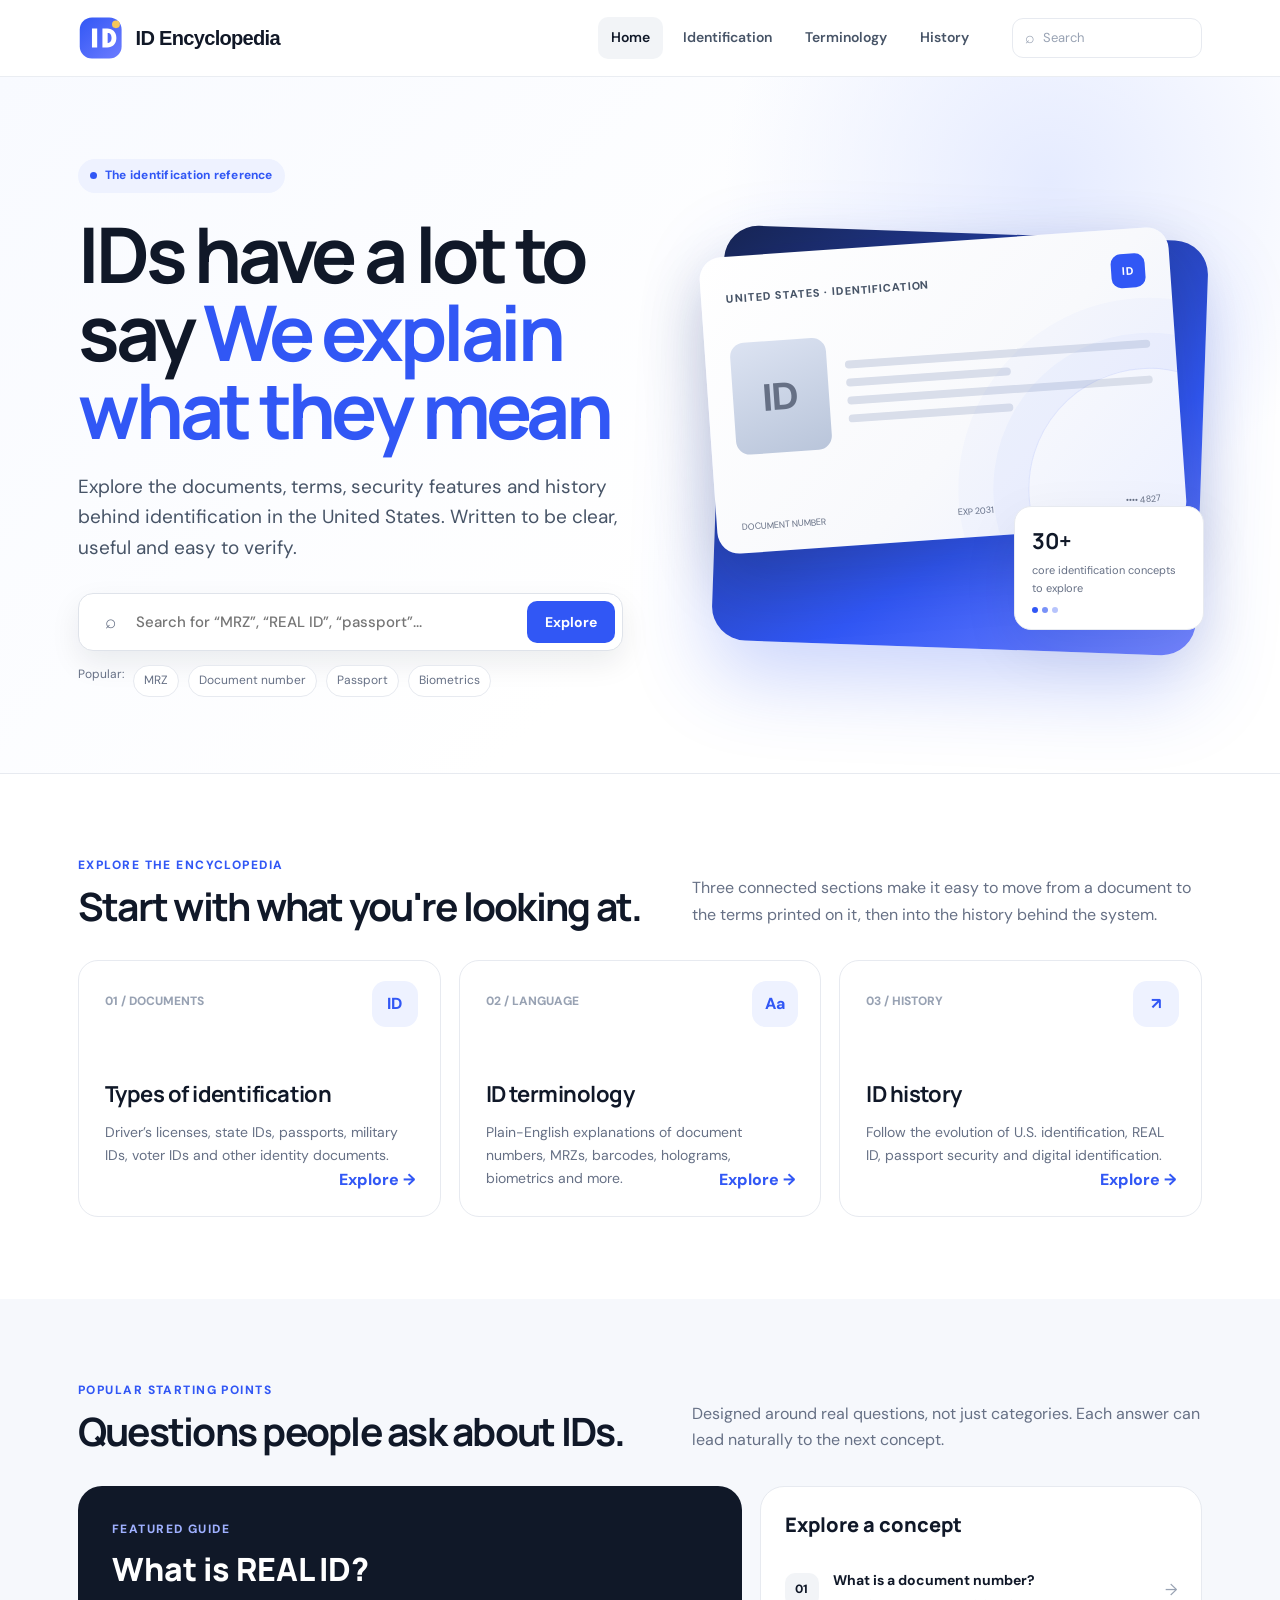
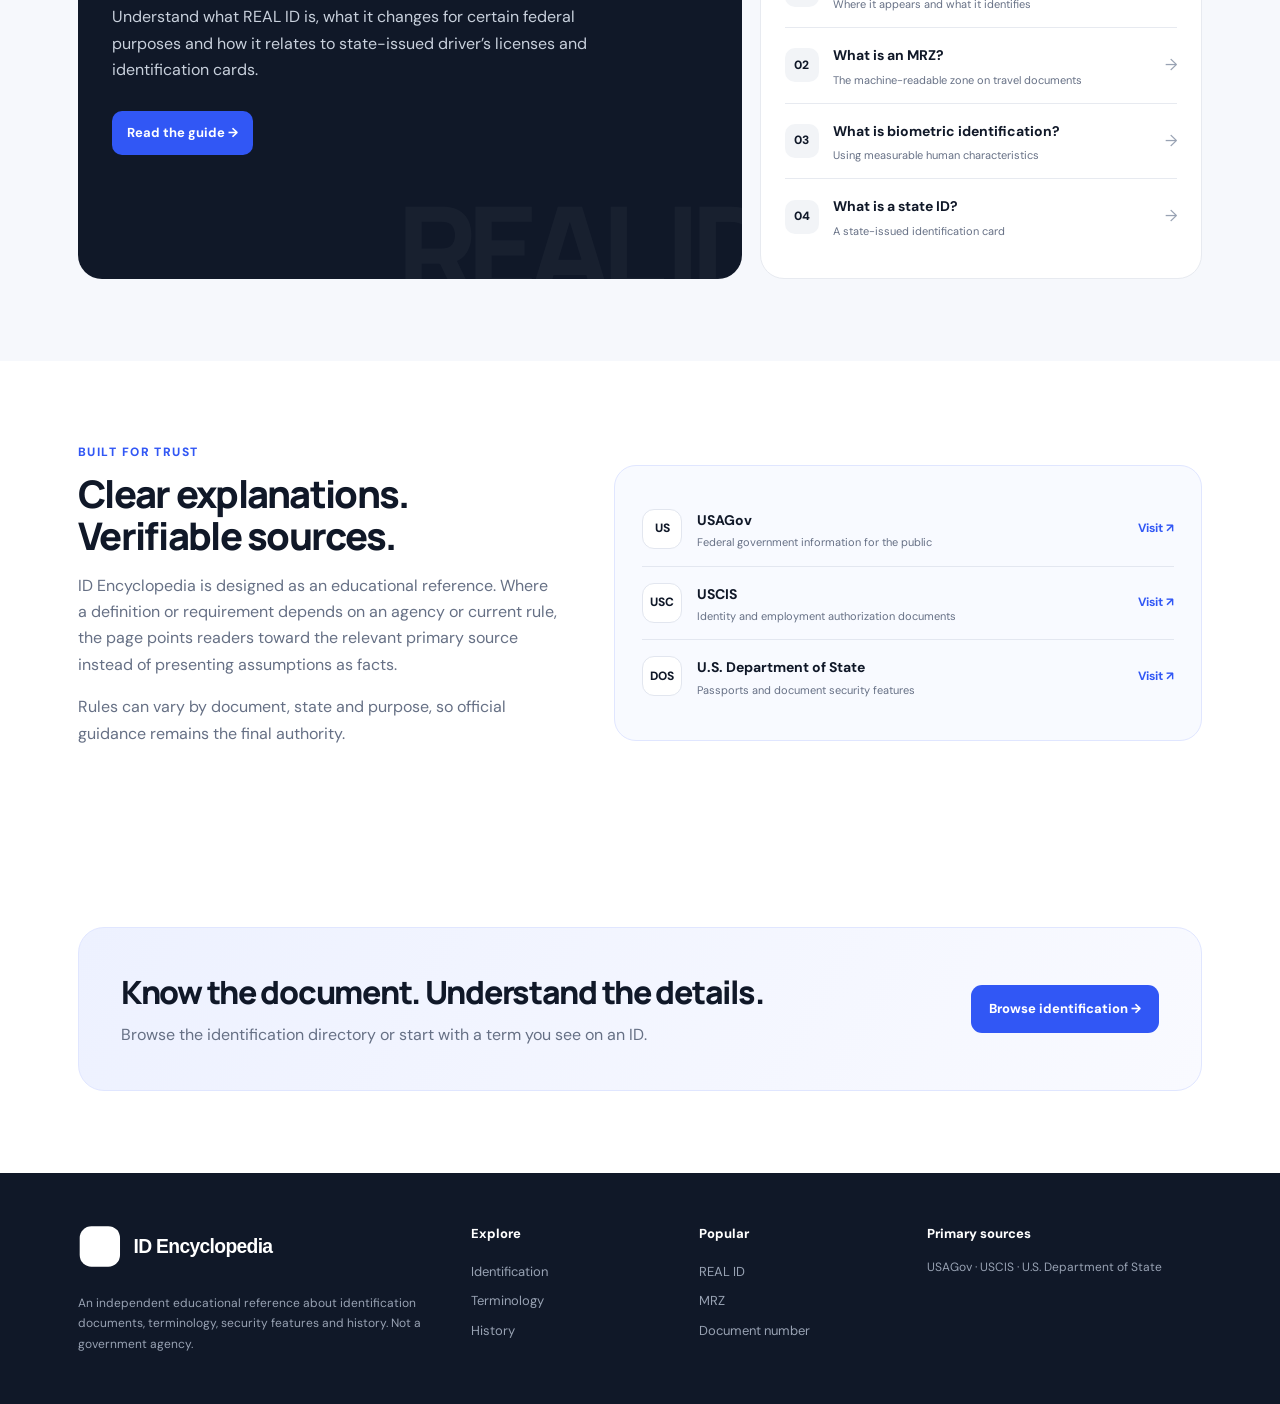
<file: index.html>
<!doctype html>
<html lang="en">
   <head>
      <meta charset="utf-8" />
      <meta name="viewport" content="width=device-width,initial-scale=1" />
      <title>ID Encyclopedia | Understand U.S. Identification</title>
      <meta
         name="description"
         content="A clear, independent reference for understanding U.S. identification documents, ID terminology, security features and identification history."
      />
      <link rel="stylesheet" href="assets/styles.css" />
   </head>
   <body>
      <header class="top">
         <div class="wrap nav">
            <a class="brand" href="./"
               ><img src="assets/logo.svg" alt="ID Encyclopedia"
            /></a>
            <nav class="menu">
               <a class="active" href="./">Home</a >
               <a href="identification/">Identification</a>
               <a href="terminology/">Terminology</a>
               <a href="history/">History</a>
            </nav>
            <div class="nav-search">
               <span>⌕</span><span>Search</span>
            </div>
            <div class="mobile">☰</div>
         </div>
      </header>
      <main>
         <section class="hero">
            <div class="wrap hero-grid">
               <div>
                  <div class="kicker"><i></i> The identification reference</div>
                  <h1>
                     IDs have a lot to say <em>We explain what they mean</em>
                  </h1>
                  <p class="hero-lead">
                     Explore the documents, terms, security features and history
                     behind identification in the United States. Written to be
                     clear, useful and easy to verify.
                  </p>
                  <div class="hero-search">
                     <div class="search-icon">⌕</div>
                     <input
                        placeholder="Search for “MRZ”, “REAL ID”, “passport”..."
                        aria-label="Search ID Encyclopedia"
                     /><button type="button">Explore</button>
                  </div>
                  <div class="quick">
                     <span>Popular:</span><a href="terminology/#mrz">MRZ</a
                     ><a href="terminology/#document-number">Document number</a
                     ><a href="identification/#passport">Passport</a
                     ><a href="terminology/#biometrics">Biometrics</a>
                  </div>
               </div>
               <div class="hero-visual">
                  <div class="orb"></div>
                  <div class="id-card">
                     <div class="id-top">
                        <span>United States · Identification</span
                        ><span class="id-seal">ID</span>
                     </div>
                     <div class="id-main">
                        <div class="avatar">ID</div>
                        <div class="id-lines">
                           <div class="line"></div>
                           <div class="line short"></div>
                           <div class="line"></div>
                           <div class="line short"></div>
                        </div>
                     </div>
                     <div class="id-footer">
                        <span>DOCUMENT NUMBER</span><span>EXP 2031</span
                        ><span>•••• 4827</span>
                     </div>
                  </div>
                  <div class="float-card">
                     <b>30+</b>
                     <p>core identification concepts to explore</p>
                     <div class="dot-row"><i></i><i></i><i></i></div>
                  </div>
               </div>
            </div>
         </section>
         <section class="section">
            <div class="wrap">
               <div class="section-head">
                  <div>
                     <div class="eyebrow">Explore the encyclopedia</div>
                     <h2>Start with what you're looking at.</h2>
                  </div>
                  <p>
                     Three connected sections make it easy to move from a
                     document to the terms printed on it, then into the history
                     behind the system.
                  </p>
               </div>
               <div class="category-grid">
                  <a class="category" href="identification/"
                     ><span class="num">01 / DOCUMENTS</span
                     ><span class="glyph">ID</span>
                     <h3>Types of identification</h3>
                     <p>
                        Driver’s licenses, state IDs, passports, military IDs,
                        voter IDs and other identity documents.
                     </p>
                     <span class="arrow">Explore →</span></a
                  ><a class="category" href="terminology/"
                     ><span class="num">02 / LANGUAGE</span
                     ><span class="glyph">Aa</span>
                     <h3>ID terminology</h3>
                     <p>
                        Plain-English explanations of document numbers, MRZs,
                        barcodes, holograms, biometrics and more.
                     </p>
                     <span class="arrow">Explore →</span></a
                  ><a class="category" href="history/"
                     ><span class="num">03 / HISTORY</span
                     ><span class="glyph">↗</span>
                     <h3>ID history</h3>
                     <p>
                        Follow the evolution of U.S. identification, REAL ID,
                        passport security and digital identification.
                     </p>
                     <span class="arrow">Explore →</span></a
                  >
               </div>
            </div>
         </section>
         <section class="section soft">
            <div class="wrap">
               <div class="section-head">
                  <div>
                     <div class="eyebrow">Popular starting points</div>
                     <h2>Questions people ask about IDs.</h2>
                  </div>
                  <p>
                     Designed around real questions, not just categories. Each
                     answer can lead naturally to the next concept.
                  </p>
               </div>
               <div class="popular">
                  <article class="feature">
                     <div class="eyebrow">Featured guide</div>
                     <h3>What is REAL ID?</h3>
                     <p>
                        Understand what REAL ID is, what it changes for certain
                        federal purposes and how it relates to state-issued
                        driver’s licenses and identification cards.
                     </p>
                     <a href="identification/#real-id">Read the guide →</a>
                  </article>
                  <div class="list-card">
                     <h3>Explore a concept</h3>
                     <a class="topic-link" href="terminology/#document-number"
                        ><span class="mini">01</span
                        ><span
                           ><b>What is a document number?</b
                           ><small
                              >Where it appears and what it identifies</small
                           ></span
                        ><span class="arr">→</span></a
                     ><a class="topic-link" href="terminology/#mrz"
                        ><span class="mini">02</span
                        ><span
                           ><b>What is an MRZ?</b
                           ><small
                              >The machine-readable zone on travel
                              documents</small
                           ></span
                        ><span class="arr">→</span></a
                     ><a class="topic-link" href="terminology/#biometrics"
                        ><span class="mini">03</span
                        ><span
                           ><b>What is biometric identification?</b
                           ><small
                              >Using measurable human characteristics</small
                           ></span
                        ><span class="arr">→</span></a
                     ><a class="topic-link" href="identification/#state-id"
                        ><span class="mini">04</span
                        ><span
                           ><b>What is a state ID?</b
                           ><small
                              >A state-issued identification card</small
                           ></span
                        ><span class="arr">→</span></a
                     >
                  </div>
               </div>
            </div>
         </section>
         <section class="section">
            <div class="wrap trust">
               <div class="trust-copy">
                  <div class="eyebrow">Built for trust</div>
                  <h2>Clear explanations. Verifiable sources.</h2>
                  <p>
                     ID Encyclopedia is designed as an educational reference.
                     Where a definition or requirement depends on an agency or
                     current rule, the page points readers toward the relevant
                     primary source instead of presenting assumptions as facts.
                  </p>
                  <p>
                     Rules can vary by document, state and purpose, so official
                     guidance remains the final authority.
                  </p>
               </div>
               <div class="source-box">
                  <div class="source-row">
                     <div class="source-icon">US</div>
                     <div>
                        <b>USAGov</b
                        ><small
                           >Federal government information for the public</small
                        >
                     </div>
                     <a
                        href="https://www.usa.gov/real-id"
                        target="_blank"
                        rel="noopener"
                        >Visit ↗</a
                     >
                  </div>
                  <div class="source-row">
                     <div class="source-icon">USC</div>
                     <div>
                        <b>USCIS</b
                        ><small
                           >Identity and employment authorization
                           documents</small
                        >
                     </div>
                     <a
                        href="https://www.uscis.gov/i-9-central/form-i-9-acceptable-documents"
                        target="_blank"
                        rel="noopener"
                        >Visit ↗</a
                     >
                  </div>
                  <div class="source-row">
                     <div class="source-icon">DOS</div>
                     <div>
                        <b>U.S. Department of State</b
                        ><small>Passports and document security features</small>
                     </div>
                     <a
                        href="https://travel.state.gov/content/travel/en/passports/need-passport.html"
                        target="_blank"
                        rel="noopener"
                        >Visit ↗</a
                     >
                  </div>
               </div>
            </div>
         </section>
         <section class="section">
            <div class="wrap">
               <div class="cta">
                  <div>
                     <h2>Know the document. Understand the details.</h2>
                     <p>
                        Browse the identification directory or start with a term
                        you see on an ID.
                     </p>
                  </div>
                  <a href="identification/">Browse identification →</a>
               </div>
            </div>
         </section>
      </main>
      <footer>
         <div class="wrap footer-grid">
            <div class="footer-brand">
               <img src="assets/logo.svg" alt="ID Encyclopedia" />
               <div class="footer-note">
                  An independent educational reference about identification
                  documents, terminology, security features and history. Not a
                  government agency.
               </div>
            </div>
            <div>
               <div class="footer-title">Explore</div>
               <a href="identification/">Identification</a
               ><a href="terminology/">Terminology</a
               ><a href="history/">History</a>
            </div>
            <div>
               <div class="footer-title">Popular</div>
               <a href="identification/#real-id">REAL ID</a
               ><a href="terminology/#mrz">MRZ</a
               ><a href="terminology/#document-number">Document number</a>
            </div>
            <div>
               <div class="footer-title">Primary sources</div>
               <div class="footer-note">
                  USAGov · USCIS · U.S. Department of State
               </div>
            </div>
         </div>
      </footer>
   </body>
</html>
</file>
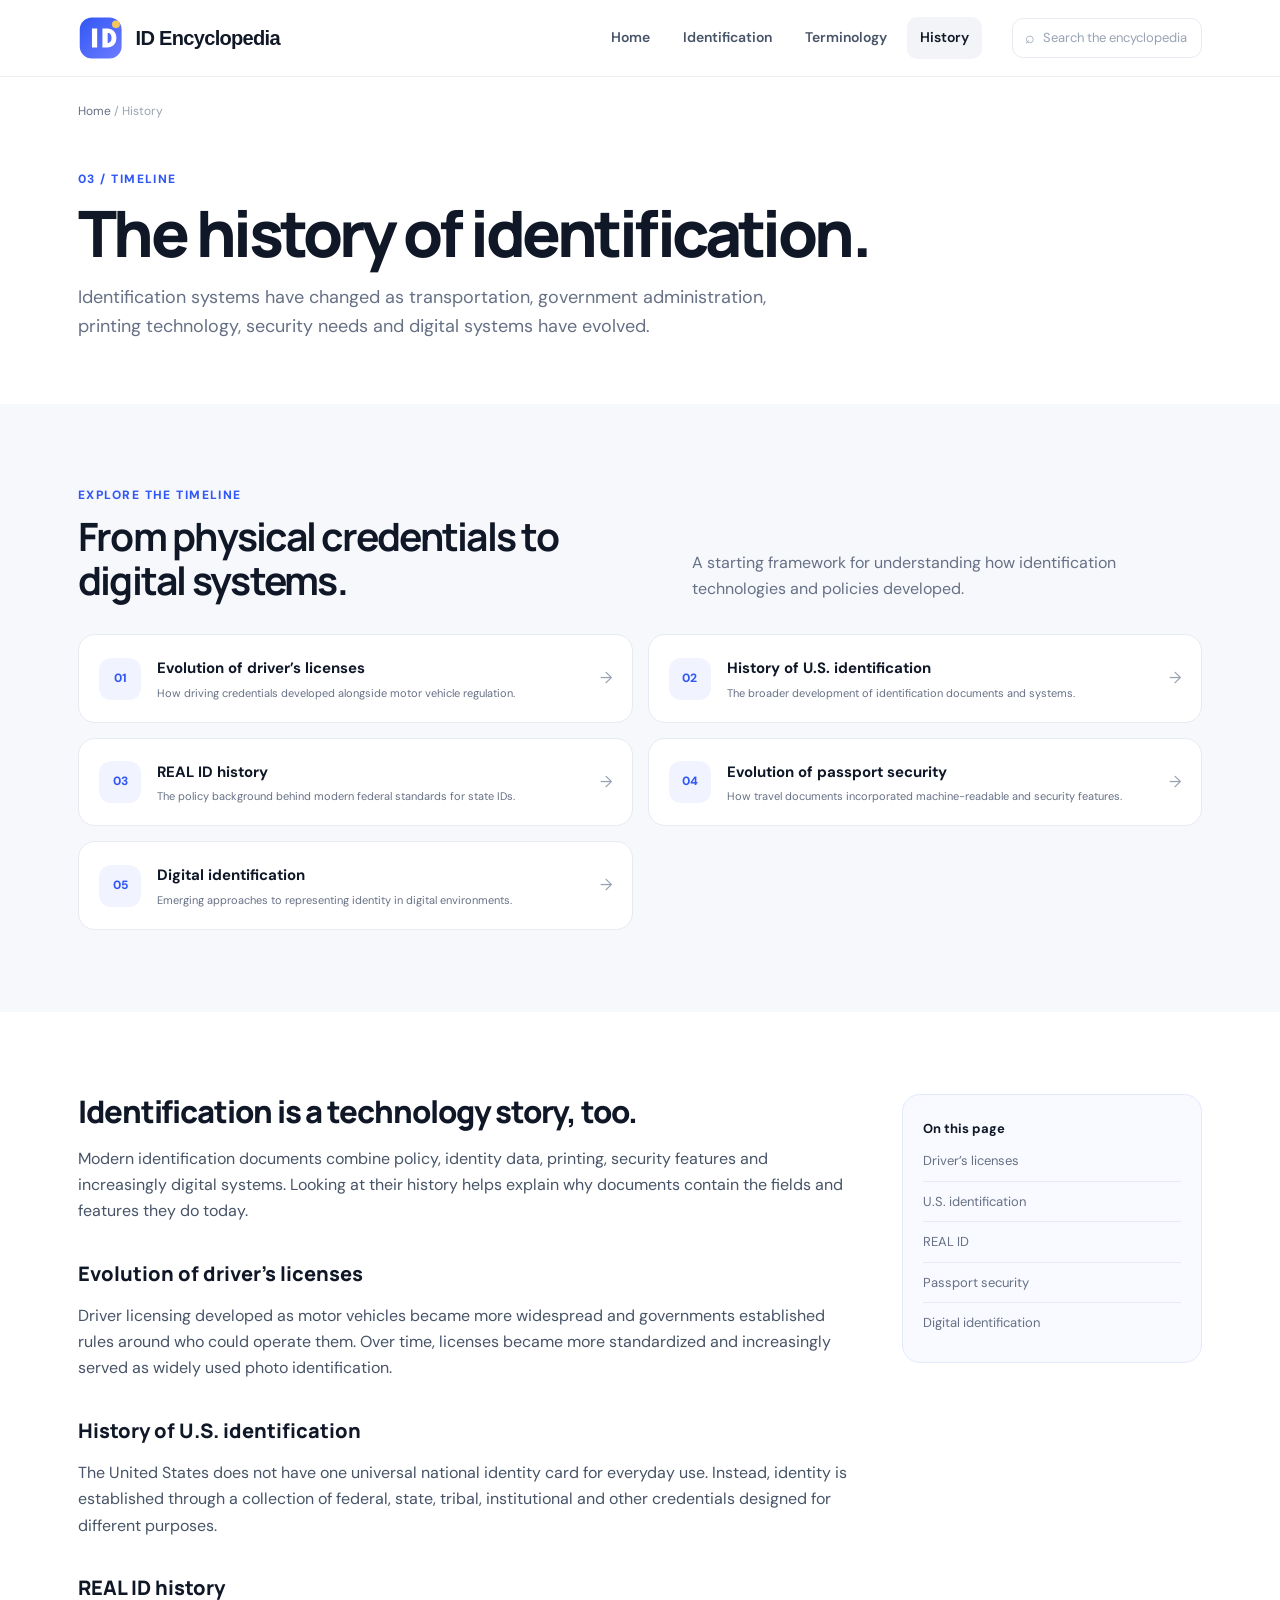
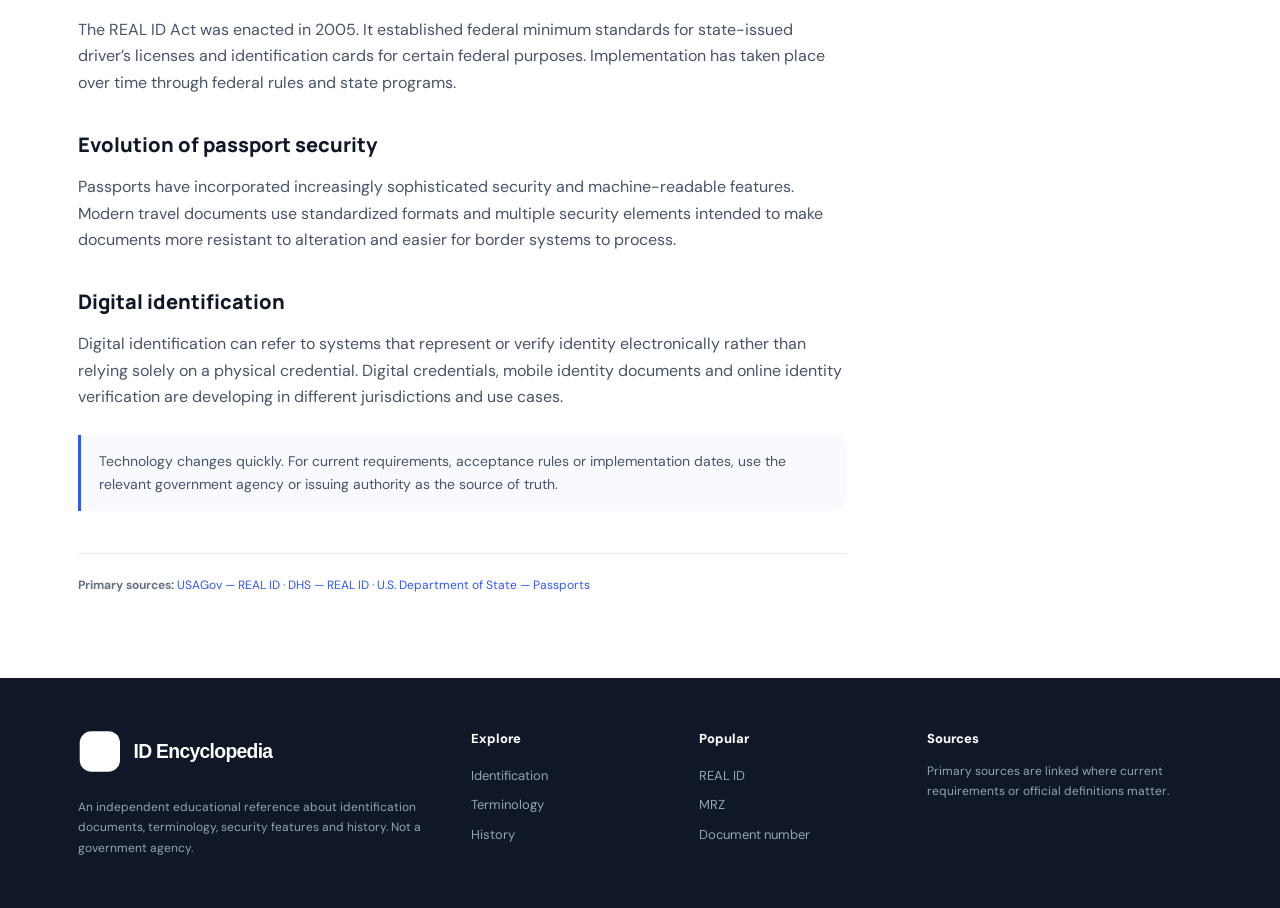
<file: history/index.html>
<!doctype html><html lang="en"><head><meta charset="utf-8"><meta name="viewport" content="width=device-width,initial-scale=1"><title>ID History | ID Encyclopedia</title><meta name="description" content="Explore the history and evolution of U.S. identification, driver’s licenses, REAL ID, passport security and digital identification."><link rel="stylesheet" href="../assets/styles.css"></head><body><header class="top"><div class="wrap nav"><a class="brand" href="../"><img src="../assets/logo.svg" alt="ID Encyclopedia"></a><nav class="menu"><a href="../">Home</a><a class="" href="../identification/">Identification</a><a class="" href="../terminology/">Terminology</a><a class="active" href="../history/">History</a></nav><div class="nav-search"><span>⌕</span><span>Search the encyclopedia</span></div><div class="mobile">☰</div></div></header><main><div class="wrap"><div class="breadcrumb"><a href="../">Home</a> <span> / </span> History</div></div><section class="page-hero"><div class="wrap"><div class="eyebrow">03 / Timeline</div><h1>The history of identification.</h1><p>Identification systems have changed as transportation, government administration, printing technology, security needs and digital systems have evolved.</p></div></section><section class="section soft"><div class="wrap"><div class="section-head"><div><div class="eyebrow">Explore the timeline</div><h2>From physical credentials to digital systems.</h2></div><p>A starting framework for understanding how identification technologies and policies developed.</p></div><div class="directory"><a href="drivers-license-history/"><span class="dicon">01</span><span><b>Evolution of driver’s licenses</b><small>How driving credentials developed alongside motor vehicle regulation.</small></span><span class="arr">→</span></a><a href="us-identification-history/"><span class="dicon">02</span><span><b>History of U.S. identification</b><small>The broader development of identification documents and systems.</small></span><span class="arr">→</span></a><a href="real-id-history/"><span class="dicon">03</span><span><b>REAL ID history</b><small>The policy background behind modern federal standards for state IDs.</small></span><span class="arr">→</span></a><a href="passport-security-history/"><span class="dicon">04</span><span><b>Evolution of passport security</b><small>How travel documents incorporated machine-readable and security features.</small></span><span class="arr">→</span></a><a href="digital-identification/"><span class="dicon">05</span><span><b>Digital identification</b><small>Emerging approaches to representing identity in digital environments.</small></span><span class="arr">→</span></a></div></div></section><section class="section"><div class="wrap prose-grid"><article class="prose"><h2>Identification is a technology story, too.</h2><p>Modern identification documents combine policy, identity data, printing, security features and increasingly digital systems. Looking at their history helps explain why documents contain the fields and features they do today.</p><h3 id="drivers-license-history">Evolution of driver’s licenses</h3><p>Driver licensing developed as motor vehicles became more widespread and governments established rules around who could operate them. Over time, licenses became more standardized and increasingly served as widely used photo identification.</p><h3 id="us-id-history">History of U.S. identification</h3><p>The United States does not have one universal national identity card for everyday use. Instead, identity is established through a collection of federal, state, tribal, institutional and other credentials designed for different purposes.</p><h3 id="real-id-history">REAL ID history</h3><p>The REAL ID Act was enacted in 2005. It established federal minimum standards for state-issued driver’s licenses and identification cards for certain federal purposes. Implementation has taken place over time through federal rules and state programs.</p><h3 id="passport-security">Evolution of passport security</h3><p>Passports have incorporated increasingly sophisticated security and machine-readable features. Modern travel documents use standardized formats and multiple security elements intended to make documents more resistant to alteration and easier for border systems to process.</p><h3 id="digital-id">Digital identification</h3><p>Digital identification can refer to systems that represent or verify identity electronically rather than relying solely on a physical credential. Digital credentials, mobile identity documents and online identity verification are developing in different jurisdictions and use cases.</p><div class="fact">Technology changes quickly. For current requirements, acceptance rules or implementation dates, use the relevant government agency or issuing authority as the source of truth.</div><div class="sources"><b>Primary sources:</b> <a href="https://www.usa.gov/real-id" target="_blank" rel="noopener">USAGov — REAL ID</a> · <a href="https://www.dhs.gov/real-id" target="_blank" rel="noopener">DHS — REAL ID</a> · <a href="https://travel.state.gov/content/travel/en/passports/need-passport.html" target="_blank" rel="noopener">U.S. Department of State — Passports</a></div></article><aside class="side"><b>On this page</b><a href="drivers-license-history/">Driver’s licenses</a><a href="us-identification-history/">U.S. identification</a><a href="real-id-history/">REAL ID</a><a href="passport-security-history/">Passport security</a><a href="digital-identification/">Digital identification</a></aside></div></section></main><footer><div class="wrap footer-grid"><div class="footer-brand"><img src="../assets/logo.svg" alt="ID Encyclopedia"><div class="footer-note">An independent educational reference about identification documents, terminology, security features and history. Not a government agency.</div></div><div><div class="footer-title">Explore</div><a href="../identification/">Identification</a><a href="../terminology/">Terminology</a><a href="../history/">History</a></div><div><div class="footer-title">Popular</div><a href="../identification/#real-id">REAL ID</a><a href="../terminology/#mrz">MRZ</a><a href="../terminology/#document-number">Document number</a></div><div><div class="footer-title">Sources</div><div class="footer-note">Primary sources are linked where current requirements or official definitions matter.</div></div></div></footer></body></html>
</file>
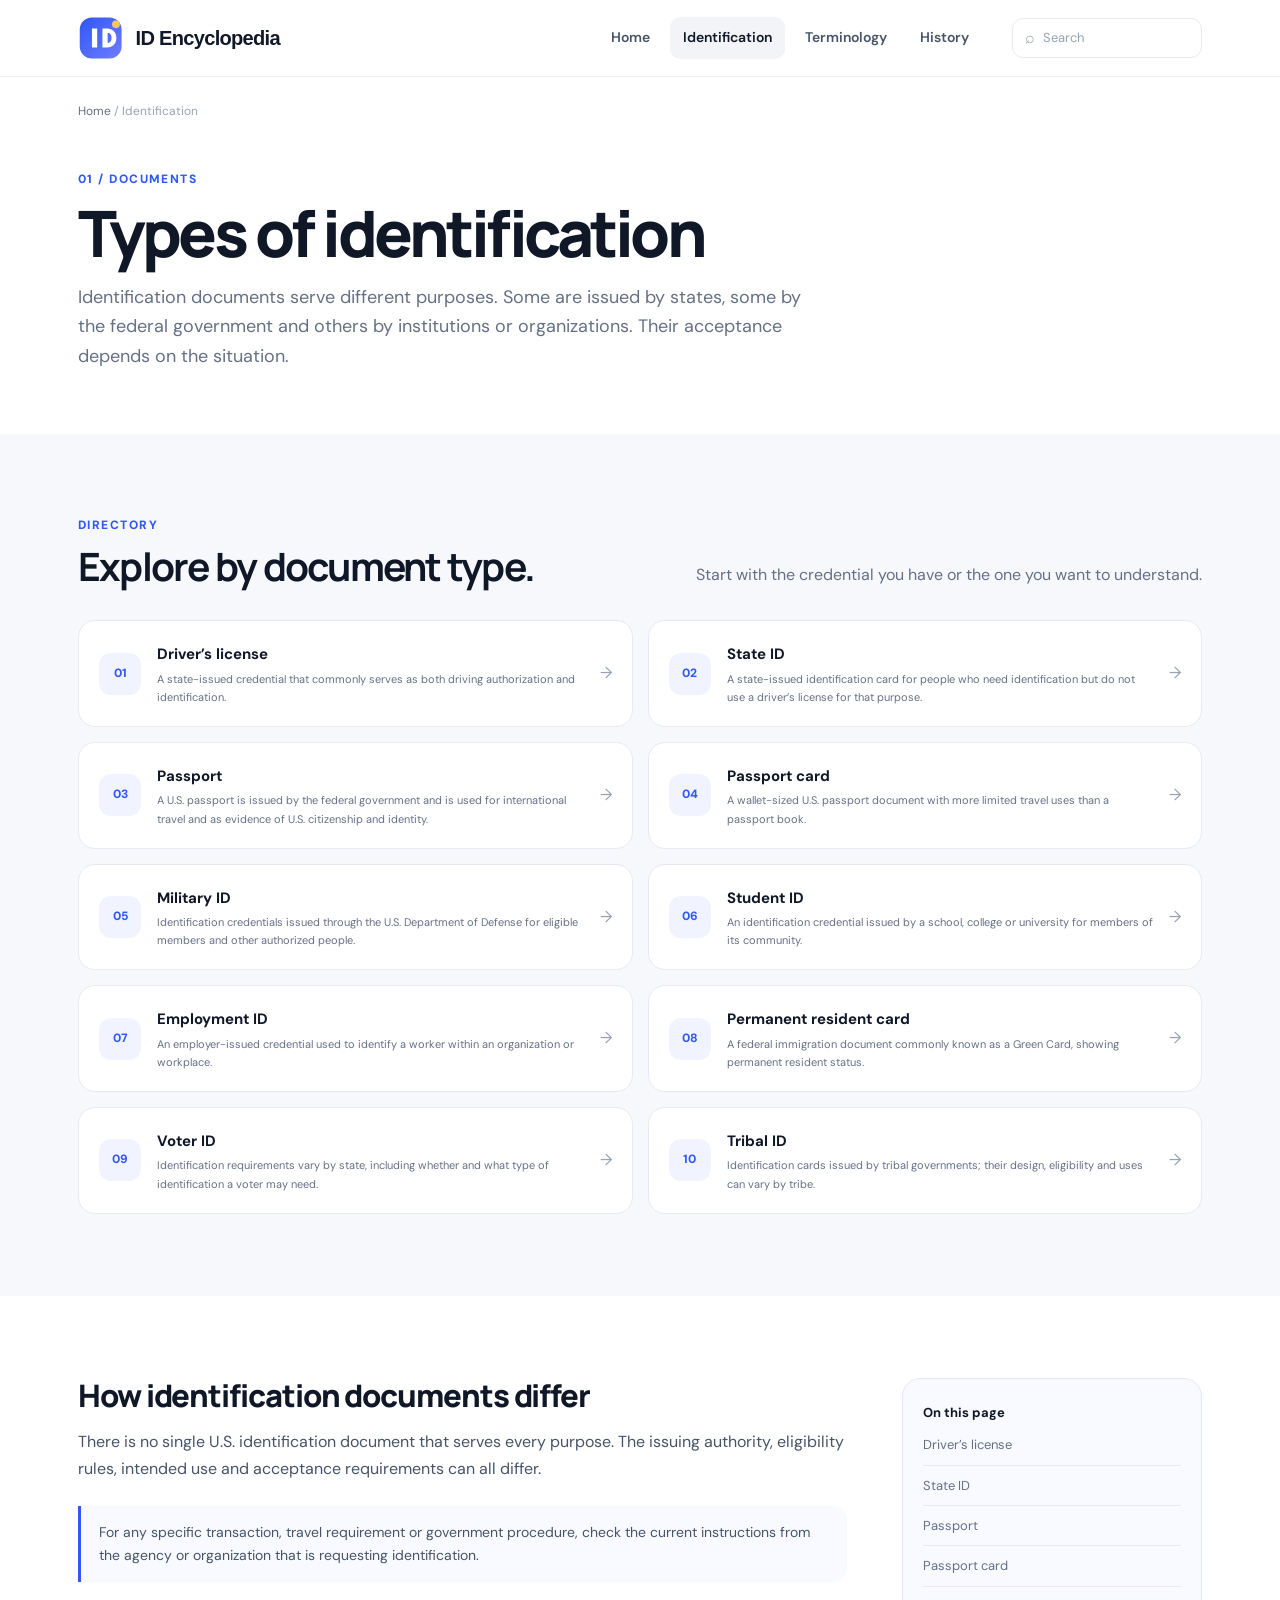
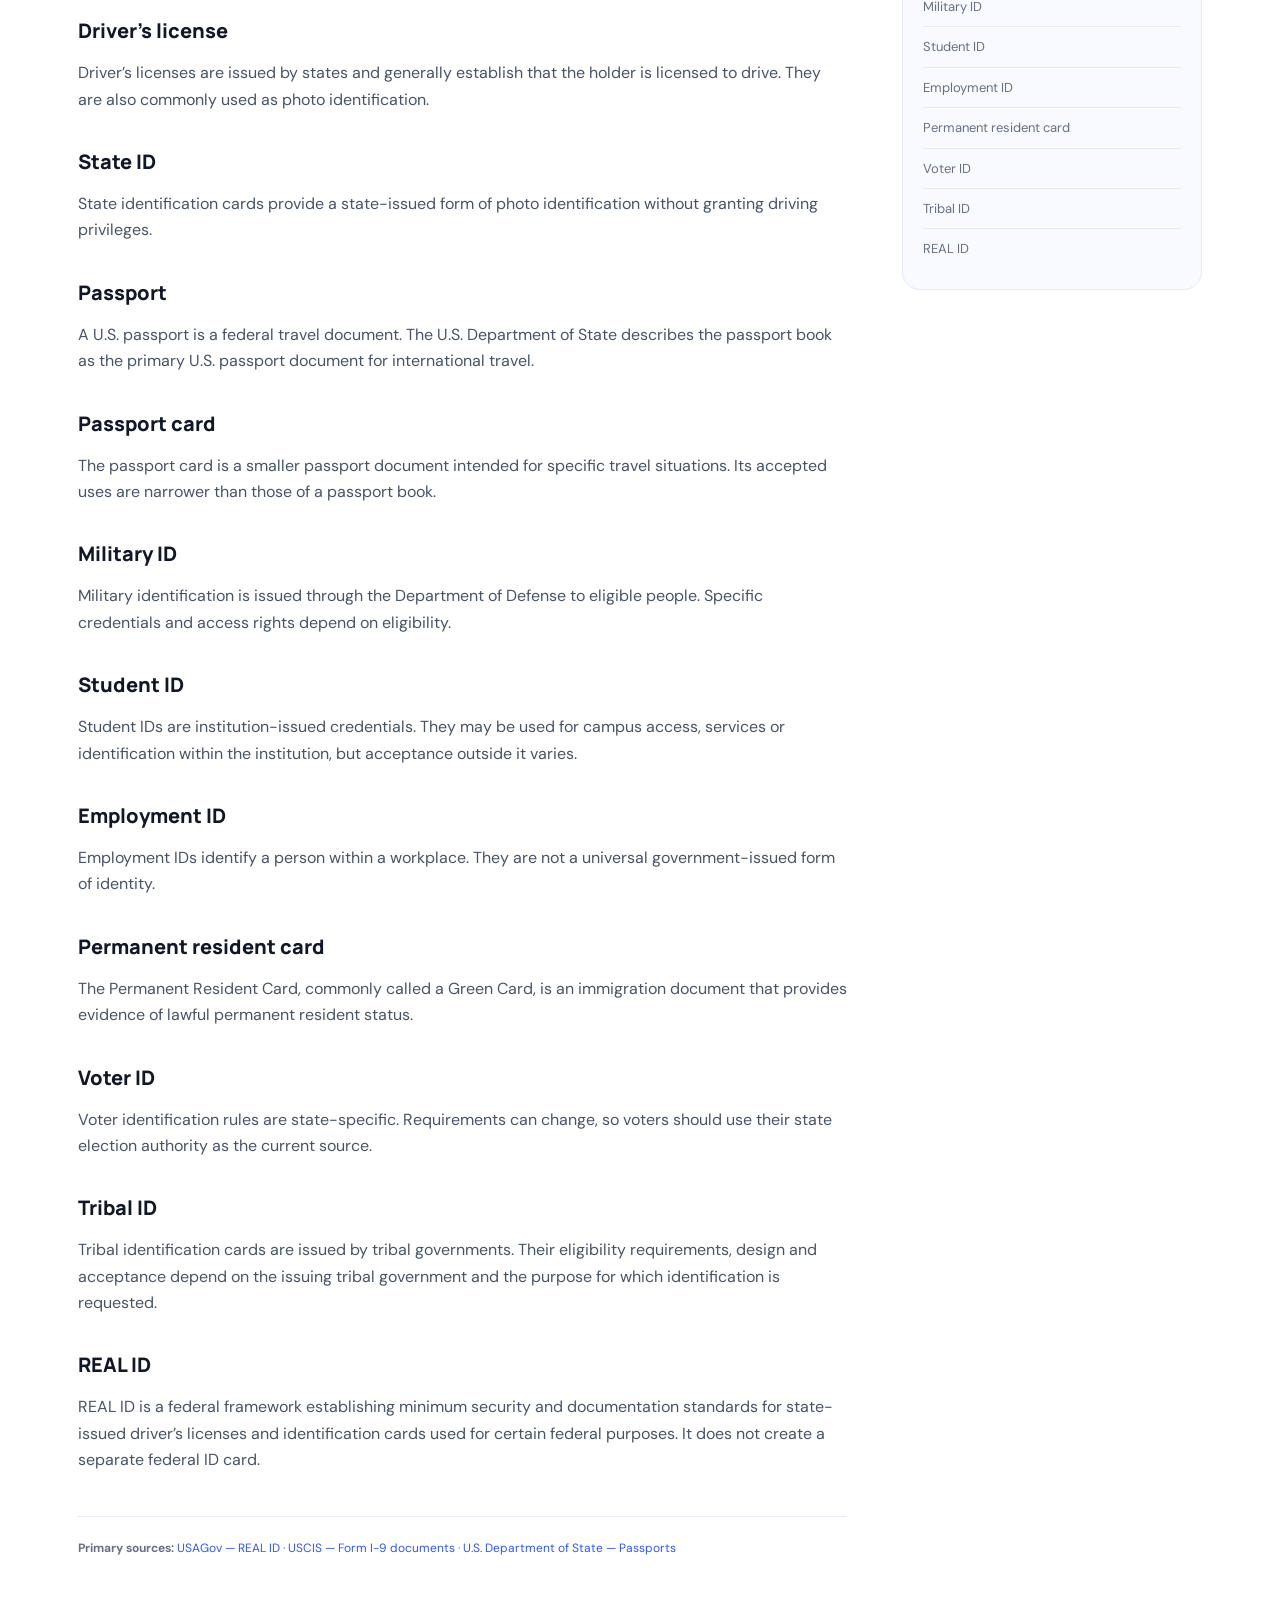
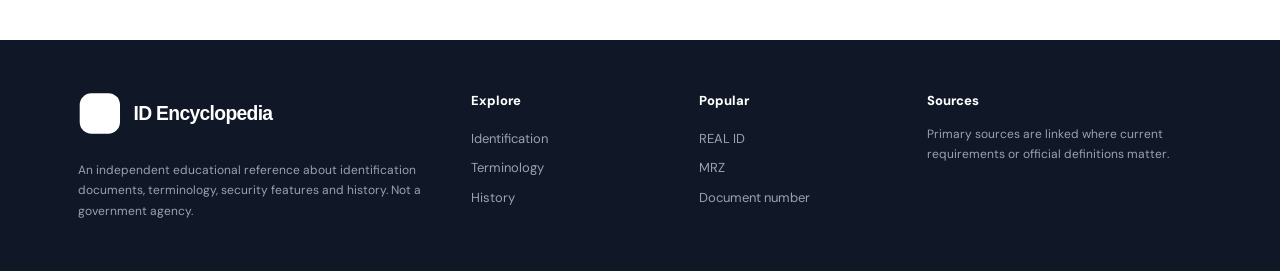
<file: identification/index.html>
<!doctype html>
<html lang="en">
   <head>
      <meta charset="utf-8" />
      <meta name="viewport" content="width=device-width,initial-scale=1" />
      <title>Types of Identification | ID Encyclopedia</title>
      <meta
         name="description"
         content="Explore common U.S. identification documents and understand who issues them, what they are used for and where requirements can differ."
      />
      <link rel="stylesheet" href="../assets/styles.css" />
   </head>
   <body>
      <header class="top">
         <div class="wrap nav">
            <a class="brand" href="../"
               ><img src="../assets/logo.svg" alt="ID Encyclopedia"
            /></a>
            <nav class="menu">
               <a href="../">Home</a
               ><a class="active" href="../identification/">Identification</a
               ><a class="" href="../terminology/">Terminology</a
               ><a class="" href="../history/">History</a>
            </nav>
            <div class="nav-search">
               <span>⌕</span><span>Search</span>
            </div>
            <div class="mobile">☰</div>
         </div>
      </header>
      <main>
         <div class="wrap">
            <div class="breadcrumb">
               <a href="../">Home</a> <span> / </span> Identification
            </div>
         </div>
         <section class="page-hero">
            <div class="wrap">
               <div class="eyebrow">01 / Documents</div>
               <h1>Types of identification</h1>
               <p>
                  Identification documents serve different purposes. Some are
                  issued by states, some by the federal government and others by
                  institutions or organizations. Their acceptance depends on the
                  situation.
               </p>
            </div>
         </section>
         <section class="section soft">
            <div class="wrap">
               <div class="section-head">
                  <div>
                     <div class="eyebrow">Directory</div>
                     <h2>Explore by document type.</h2>
                  </div>
                  <p>
                     Start with the credential you have or the one you want to
                     understand.
                  </p>
               </div>
               <div class="directory">
                  <a href="#driver’s-license"
                     ><span class="dicon">01</span
                     ><span
                        ><b>Driver’s license</b
                        ><small
                           >A state-issued credential that commonly serves as
                           both driving authorization and identification.</small
                        ></span
                     ><span class="arr">→</span></a
                  ><a href="#state-id"
                     ><span class="dicon">02</span
                     ><span
                        ><b>State ID</b
                        ><small
                           >A state-issued identification card for people who
                           need identification but do not use a driver’s license
                           for that purpose.</small
                        ></span
                     ><span class="arr">→</span></a
                  ><a href="#passport"
                     ><span class="dicon">03</span
                     ><span
                        ><b>Passport</b
                        ><small
                           >A U.S. passport is issued by the federal government
                           and is used for international travel and as evidence
                           of U.S. citizenship and identity.</small
                        ></span
                     ><span class="arr">→</span></a
                  ><a href="#passport-card"
                     ><span class="dicon">04</span
                     ><span
                        ><b>Passport card</b
                        ><small
                           >A wallet-sized U.S. passport document with more
                           limited travel uses than a passport book.</small
                        ></span
                     ><span class="arr">→</span></a
                  ><a href="#military-id"
                     ><span class="dicon">05</span
                     ><span
                        ><b>Military ID</b
                        ><small
                           >Identification credentials issued through the U.S.
                           Department of Defense for eligible members and other
                           authorized people.</small
                        ></span
                     ><span class="arr">→</span></a
                  ><a href="#student-id"
                     ><span class="dicon">06</span
                     ><span
                        ><b>Student ID</b
                        ><small
                           >An identification credential issued by a school,
                           college or university for members of its
                           community.</small
                        ></span
                     ><span class="arr">→</span></a
                  ><a href="#employment-id"
                     ><span class="dicon">07</span
                     ><span
                        ><b>Employment ID</b
                        ><small
                           >An employer-issued credential used to identify a
                           worker within an organization or workplace.</small
                        ></span
                     ><span class="arr">→</span></a
                  ><a href="#permanent-resident-card"
                     ><span class="dicon">08</span
                     ><span
                        ><b>Permanent resident card</b
                        ><small
                           >A federal immigration document commonly known as a
                           Green Card, showing permanent resident status.</small
                        ></span
                     ><span class="arr">→</span></a
                  ><a href="#voter-id"
                     ><span class="dicon">09</span
                     ><span
                        ><b>Voter ID</b
                        ><small
                           >Identification requirements vary by state, including
                           whether and what type of identification a voter may
                           need.</small
                        ></span
                     ><span class="arr">→</span></a
                  ><a href="#tribal-id"
                     ><span class="dicon">10</span
                     ><span
                        ><b>Tribal ID</b
                        ><small
                           >Identification cards issued by tribal governments;
                           their design, eligibility and uses can vary by
                           tribe.</small
                        ></span
                     ><span class="arr">→</span></a
                  >
               </div>
            </div>
         </section>
         <section class="section">
            <div class="wrap prose-grid">
               <article class="prose">
                  <h2>How identification documents differ</h2>
                  <p>
                     There is no single U.S. identification document that serves
                     every purpose. The issuing authority, eligibility rules,
                     intended use and acceptance requirements can all differ.
                  </p>
                  <div class="fact">
                     For any specific transaction, travel requirement or
                     government procedure, check the current instructions from
                     the agency or organization that is requesting
                     identification.
                  </div>
                  <h3 id="driver’s-license">Driver’s license</h3>
                  <p>
                     Driver’s licenses are issued by states and generally
                     establish that the holder is licensed to drive. They are
                     also commonly used as photo identification.
                  </p>
                  <h3 id="state-id">State ID</h3>
                  <p>
                     State identification cards provide a state-issued form of
                     photo identification without granting driving privileges.
                  </p>
                  <h3 id="passport">Passport</h3>
                  <p>
                     A U.S. passport is a federal travel document. The U.S.
                     Department of State describes the passport book as the
                     primary U.S. passport document for international travel.
                  </p>
                  <h3 id="passport-card">Passport card</h3>
                  <p>
                     The passport card is a smaller passport document intended
                     for specific travel situations. Its accepted uses are
                     narrower than those of a passport book.
                  </p>
                  <h3 id="military-id">Military ID</h3>
                  <p>
                     Military identification is issued through the Department of
                     Defense to eligible people. Specific credentials and access
                     rights depend on eligibility.
                  </p>
                  <h3 id="student-id">Student ID</h3>
                  <p>
                     Student IDs are institution-issued credentials. They may be
                     used for campus access, services or identification within
                     the institution, but acceptance outside it varies.
                  </p>
                  <h3 id="employment-id">Employment ID</h3>
                  <p>
                     Employment IDs identify a person within a workplace. They
                     are not a universal government-issued form of identity.
                  </p>
                  <h3 id="permanent-resident-card">Permanent resident card</h3>
                  <p>
                     The Permanent Resident Card, commonly called a Green Card,
                     is an immigration document that provides evidence of lawful
                     permanent resident status.
                  </p>
                  <h3 id="voter-id">Voter ID</h3>
                  <p>
                     Voter identification rules are state-specific. Requirements
                     can change, so voters should use their state election
                     authority as the current source.
                  </p>
                  <h3 id="tribal-id">Tribal ID</h3>
                  <p>
                     Tribal identification cards are issued by tribal
                     governments. Their eligibility requirements, design and
                     acceptance depend on the issuing tribal government and the
                     purpose for which identification is requested.
                  </p>
                  <h3 id="real-id">REAL ID</h3>
                  <p>
                     REAL ID is a federal framework establishing minimum
                     security and documentation standards for state-issued
                     driver’s licenses and identification cards used for certain
                     federal purposes. It does not create a separate federal ID
                     card.
                  </p>
                  <div class="sources">
                     <b>Primary sources:</b>
                     <a
                        href="https://www.usa.gov/real-id"
                        target="_blank"
                        rel="noopener"
                        >USAGov — REAL ID</a
                     >
                     ·
                     <a
                        href="https://www.uscis.gov/i-9-central/form-i-9-acceptable-documents"
                        target="_blank"
                        rel="noopener"
                        >USCIS — Form I-9 documents</a
                     >
                     ·
                     <a
                        href="https://travel.state.gov/content/travel/en/passports/need-passport.html"
                        target="_blank"
                        rel="noopener"
                        >U.S. Department of State — Passports</a
                     >
                  </div>
               </article>
               <aside class="side">
                  <b>On this page</b
                  ><a href="#driver’s-license">Driver’s license</a
                  ><a href="#state-id">State ID</a
                  ><a href="#passport">Passport</a
                  ><a href="#passport-card">Passport card</a
                  ><a href="#military-id">Military ID</a
                  ><a href="#student-id">Student ID</a
                  ><a href="#employment-id">Employment ID</a
                  ><a href="#permanent-resident-card">Permanent resident card</a
                  ><a href="#voter-id">Voter ID</a
                  ><a href="#tribal-id">Tribal ID</a
                  ><a href="#real-id">REAL ID</a>
               </aside>
            </div>
         </section>
      </main>
      <footer>
         <div class="wrap footer-grid">
            <div class="footer-brand">
               <img src="../assets/logo.svg" alt="ID Encyclopedia" />
               <div class="footer-note">
                  An independent educational reference about identification
                  documents, terminology, security features and history. Not a
                  government agency.
               </div>
            </div>
            <div>
               <div class="footer-title">Explore</div>
               <a href="../identification/">Identification</a
               ><a href="../terminology/">Terminology</a
               ><a href="../history/">History</a>
            </div>
            <div>
               <div class="footer-title">Popular</div>
               <a href="../identification/#real-id">REAL ID</a
               ><a href="../terminology/#mrz">MRZ</a
               ><a href="../terminology/#document-number">Document number</a>
            </div>
            <div>
               <div class="footer-title">Sources</div>
               <div class="footer-note">
                  Primary sources are linked where current requirements or
                  official definitions matter.
               </div>
            </div>
         </div>
      </footer>
   </body>
</html>
</file>
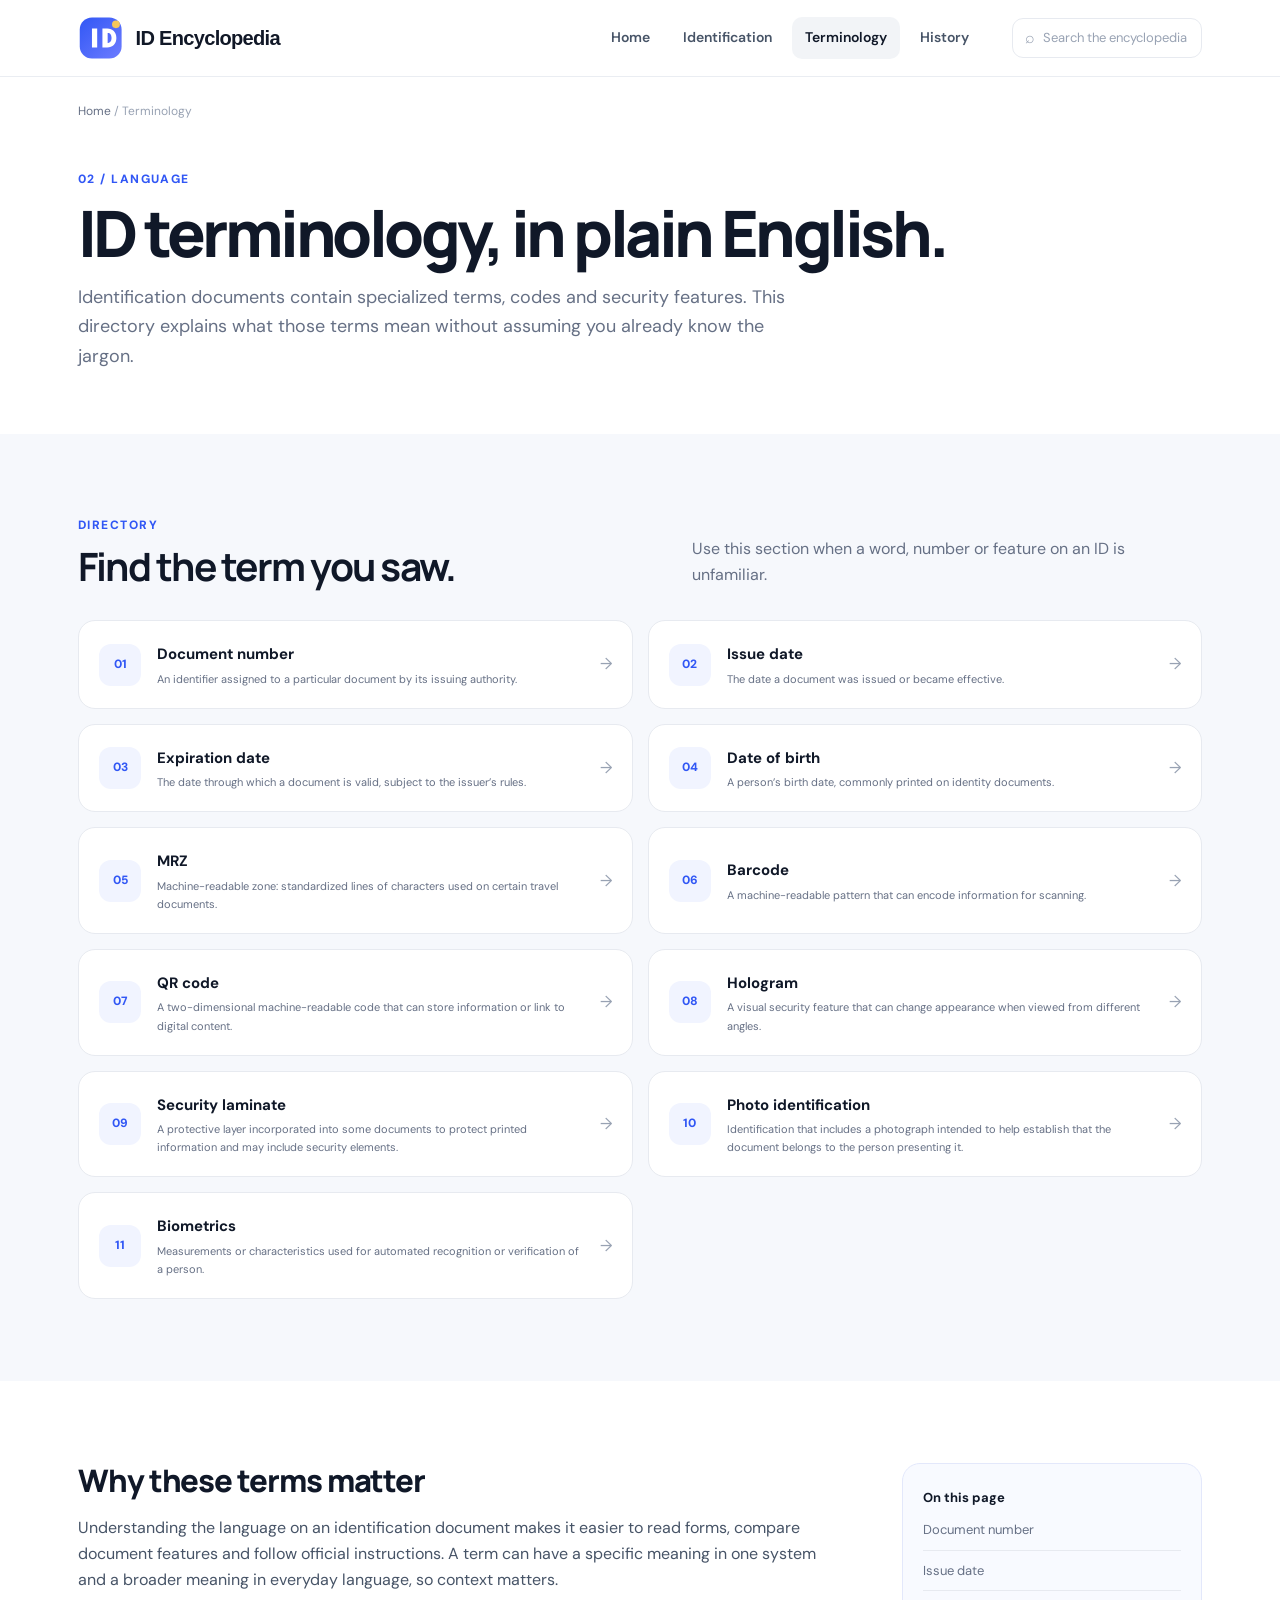
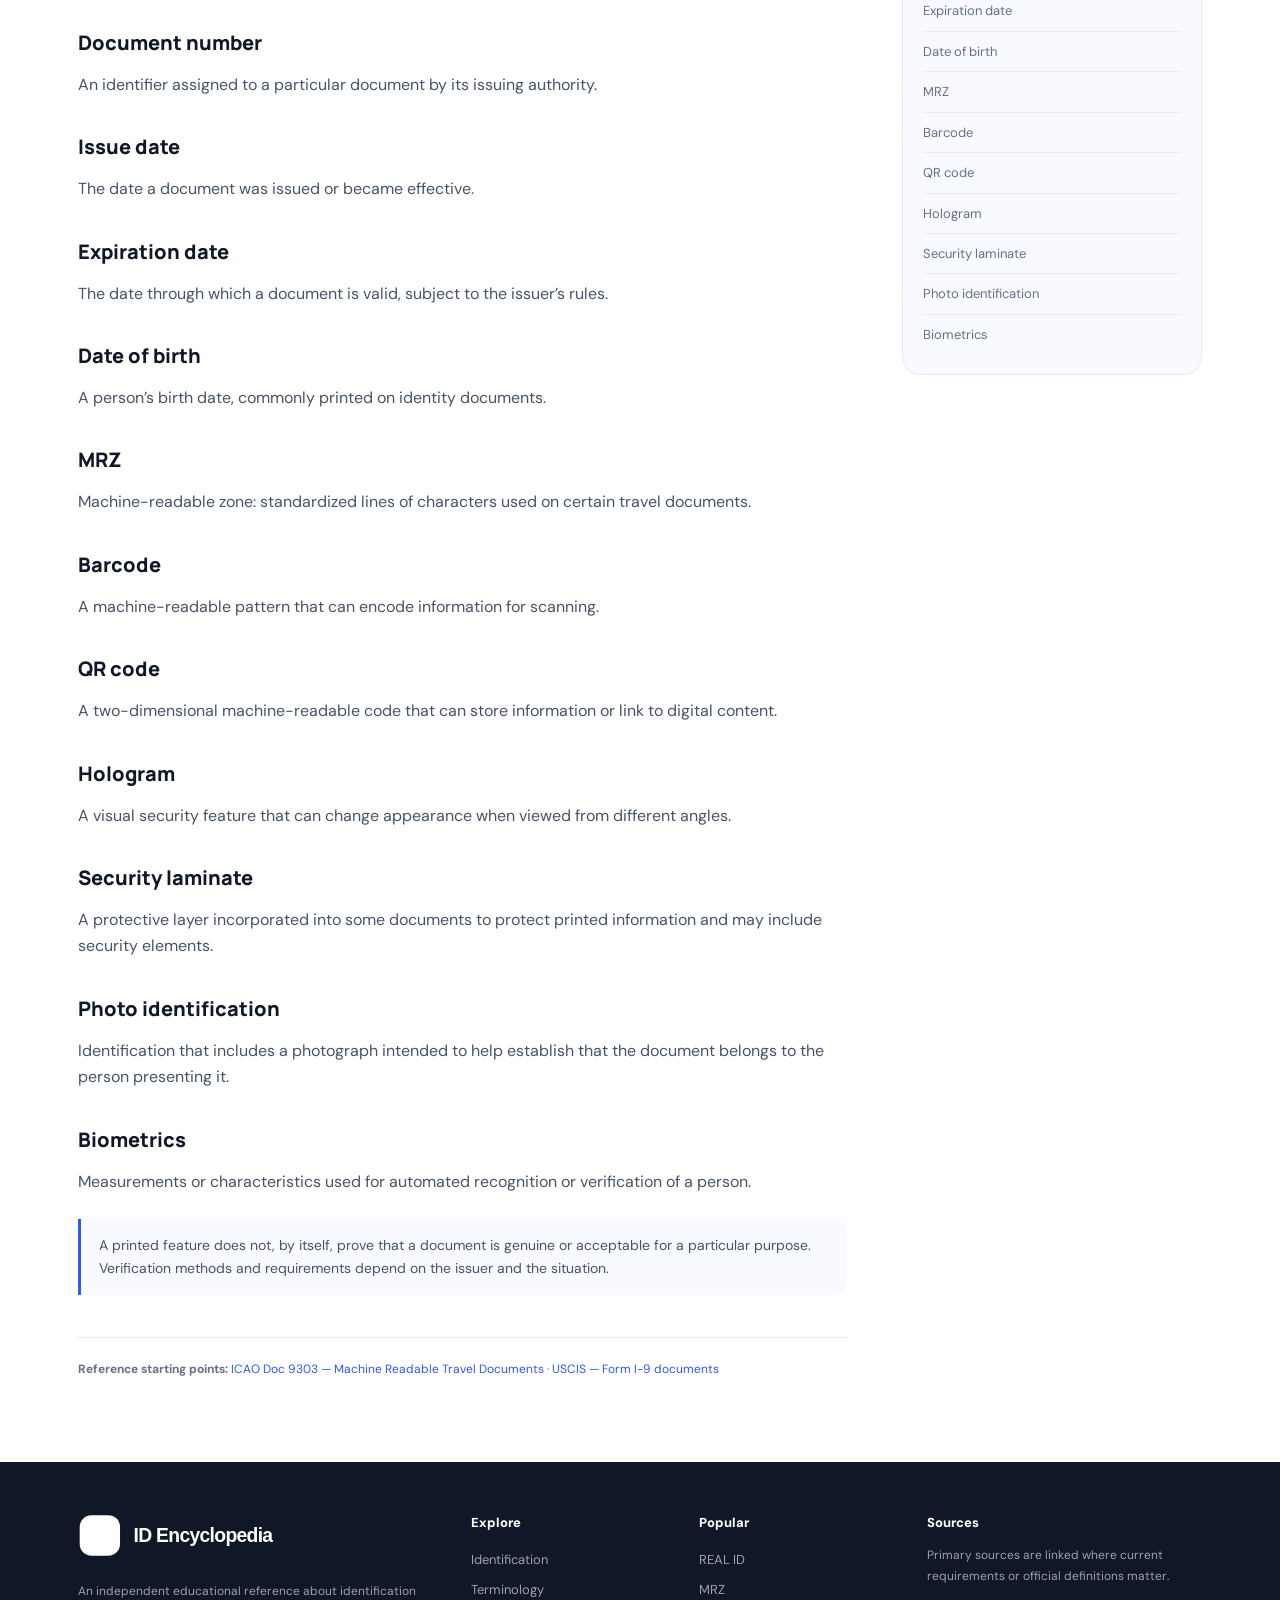
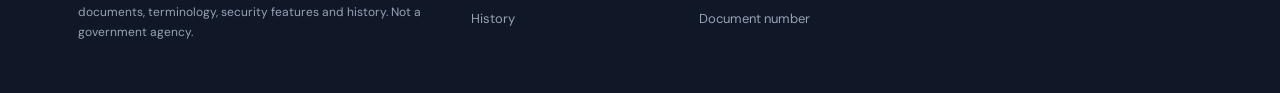
<file: terminology/index.html>
<!doctype html><html lang="en"><head><meta charset="utf-8"><meta name="viewport" content="width=device-width,initial-scale=1"><title>ID Terminology | ID Encyclopedia</title><meta name="description" content="Understand common identification document terms including MRZ, document number, barcodes, holograms and biometrics."><link rel="stylesheet" href="../assets/styles.css"></head><body><header class="top"><div class="wrap nav"><a class="brand" href="../"><img src="../assets/logo.svg" alt="ID Encyclopedia"></a><nav class="menu"><a href="../">Home</a><a class="" href="../identification/">Identification</a><a class="active" href="../terminology/">Terminology</a><a class="" href="../history/">History</a></nav><div class="nav-search"><span>⌕</span><span>Search the encyclopedia</span></div><div class="mobile">☰</div></div></header><main><div class="wrap"><div class="breadcrumb"><a href="../">Home</a> <span> / </span> Terminology</div></div><section class="page-hero"><div class="wrap"><div class="eyebrow">02 / Language</div><h1>ID terminology, in plain English.</h1><p>Identification documents contain specialized terms, codes and security features. This directory explains what those terms mean without assuming you already know the jargon.</p></div></section><section class="section soft"><div class="wrap"><div class="section-head"><div><div class="eyebrow">Directory</div><h2>Find the term you saw.</h2></div><p>Use this section when a word, number or feature on an ID is unfamiliar.</p></div><div class="directory"><a href="#document-number"><span class="dicon">01</span><span><b>Document number</b><small>An identifier assigned to a particular document by its issuing authority.</small></span><span class="arr">→</span></a><a href="#issue-date"><span class="dicon">02</span><span><b>Issue date</b><small>The date a document was issued or became effective.</small></span><span class="arr">→</span></a><a href="#expiration-date"><span class="dicon">03</span><span><b>Expiration date</b><small>The date through which a document is valid, subject to the issuer’s rules.</small></span><span class="arr">→</span></a><a href="#date-of-birth"><span class="dicon">04</span><span><b>Date of birth</b><small>A person’s birth date, commonly printed on identity documents.</small></span><span class="arr">→</span></a><a href="#mrz"><span class="dicon">05</span><span><b>MRZ</b><small>Machine-readable zone: standardized lines of characters used on certain travel documents.</small></span><span class="arr">→</span></a><a href="#barcode"><span class="dicon">06</span><span><b>Barcode</b><small>A machine-readable pattern that can encode information for scanning.</small></span><span class="arr">→</span></a><a href="#qr-code"><span class="dicon">07</span><span><b>QR code</b><small>A two-dimensional machine-readable code that can store information or link to digital content.</small></span><span class="arr">→</span></a><a href="#hologram"><span class="dicon">08</span><span><b>Hologram</b><small>A visual security feature that can change appearance when viewed from different angles.</small></span><span class="arr">→</span></a><a href="#security-laminate"><span class="dicon">09</span><span><b>Security laminate</b><small>A protective layer incorporated into some documents to protect printed information and may include security elements.</small></span><span class="arr">→</span></a><a href="#photo-identification"><span class="dicon">10</span><span><b>Photo identification</b><small>Identification that includes a photograph intended to help establish that the document belongs to the person presenting it.</small></span><span class="arr">→</span></a><a href="#biometrics"><span class="dicon">11</span><span><b>Biometrics</b><small>Measurements or characteristics used for automated recognition or verification of a person.</small></span><span class="arr">→</span></a></div></div></section><section class="section"><div class="wrap prose-grid"><article class="prose"><h2>Why these terms matter</h2><p>Understanding the language on an identification document makes it easier to read forms, compare document features and follow official instructions. A term can have a specific meaning in one system and a broader meaning in everyday language, so context matters.</p><h3 id="document-number">Document number</h3><p>An identifier assigned to a particular document by its issuing authority.</p><h3 id="issue-date">Issue date</h3><p>The date a document was issued or became effective.</p><h3 id="expiration-date">Expiration date</h3><p>The date through which a document is valid, subject to the issuer’s rules.</p><h3 id="date-of-birth">Date of birth</h3><p>A person’s birth date, commonly printed on identity documents.</p><h3 id="mrz">MRZ</h3><p>Machine-readable zone: standardized lines of characters used on certain travel documents.</p><h3 id="barcode">Barcode</h3><p>A machine-readable pattern that can encode information for scanning.</p><h3 id="qr-code">QR code</h3><p>A two-dimensional machine-readable code that can store information or link to digital content.</p><h3 id="hologram">Hologram</h3><p>A visual security feature that can change appearance when viewed from different angles.</p><h3 id="security-laminate">Security laminate</h3><p>A protective layer incorporated into some documents to protect printed information and may include security elements.</p><h3 id="photo-identification">Photo identification</h3><p>Identification that includes a photograph intended to help establish that the document belongs to the person presenting it.</p><h3 id="biometrics">Biometrics</h3><p>Measurements or characteristics used for automated recognition or verification of a person.</p><div class="fact">A printed feature does not, by itself, prove that a document is genuine or acceptable for a particular purpose. Verification methods and requirements depend on the issuer and the situation.</div><div class="sources"><b>Reference starting points:</b> <a href="https://www.icao.int/publications/Documents/9303_p3_cons_en.pdf" target="_blank" rel="noopener">ICAO Doc 9303 — Machine Readable Travel Documents</a> · <a href="https://www.uscis.gov/i-9-central/form-i-9-acceptable-documents" target="_blank" rel="noopener">USCIS — Form I-9 documents</a></div></article><aside class="side"><b>On this page</b><a href="#document-number">Document number</a><a href="#issue-date">Issue date</a><a href="#expiration-date">Expiration date</a><a href="#date-of-birth">Date of birth</a><a href="#mrz">MRZ</a><a href="#barcode">Barcode</a><a href="#qr-code">QR code</a><a href="#hologram">Hologram</a><a href="#security-laminate">Security laminate</a><a href="#photo-identification">Photo identification</a><a href="#biometrics">Biometrics</a></aside></div></section></main><footer><div class="wrap footer-grid"><div class="footer-brand"><img src="../assets/logo.svg" alt="ID Encyclopedia"><div class="footer-note">An independent educational reference about identification documents, terminology, security features and history. Not a government agency.</div></div><div><div class="footer-title">Explore</div><a href="../identification/">Identification</a><a href="../terminology/">Terminology</a><a href="../history/">History</a></div><div><div class="footer-title">Popular</div><a href="../identification/#real-id">REAL ID</a><a href="../terminology/#mrz">MRZ</a><a href="../terminology/#document-number">Document number</a></div><div><div class="footer-title">Sources</div><div class="footer-note">Primary sources are linked where current requirements or official definitions matter.</div></div></div></footer></body></html>
</file>
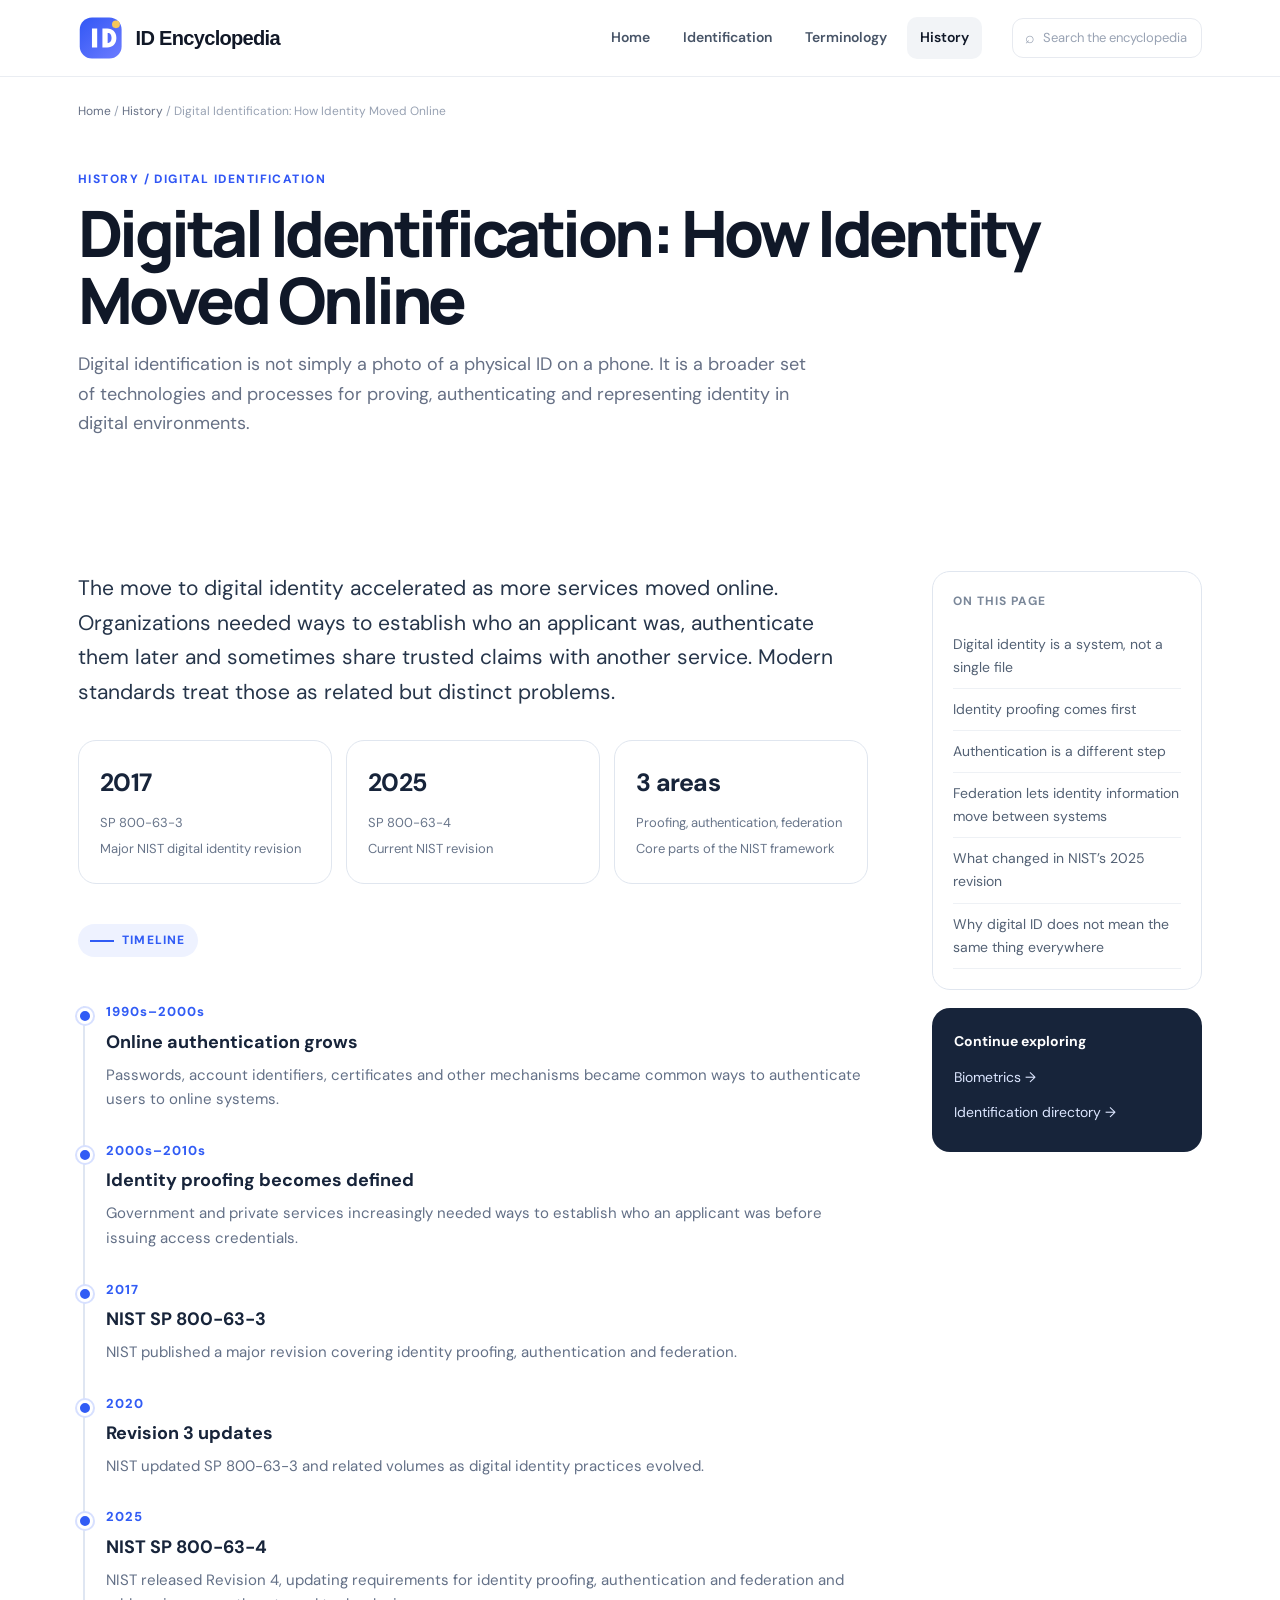
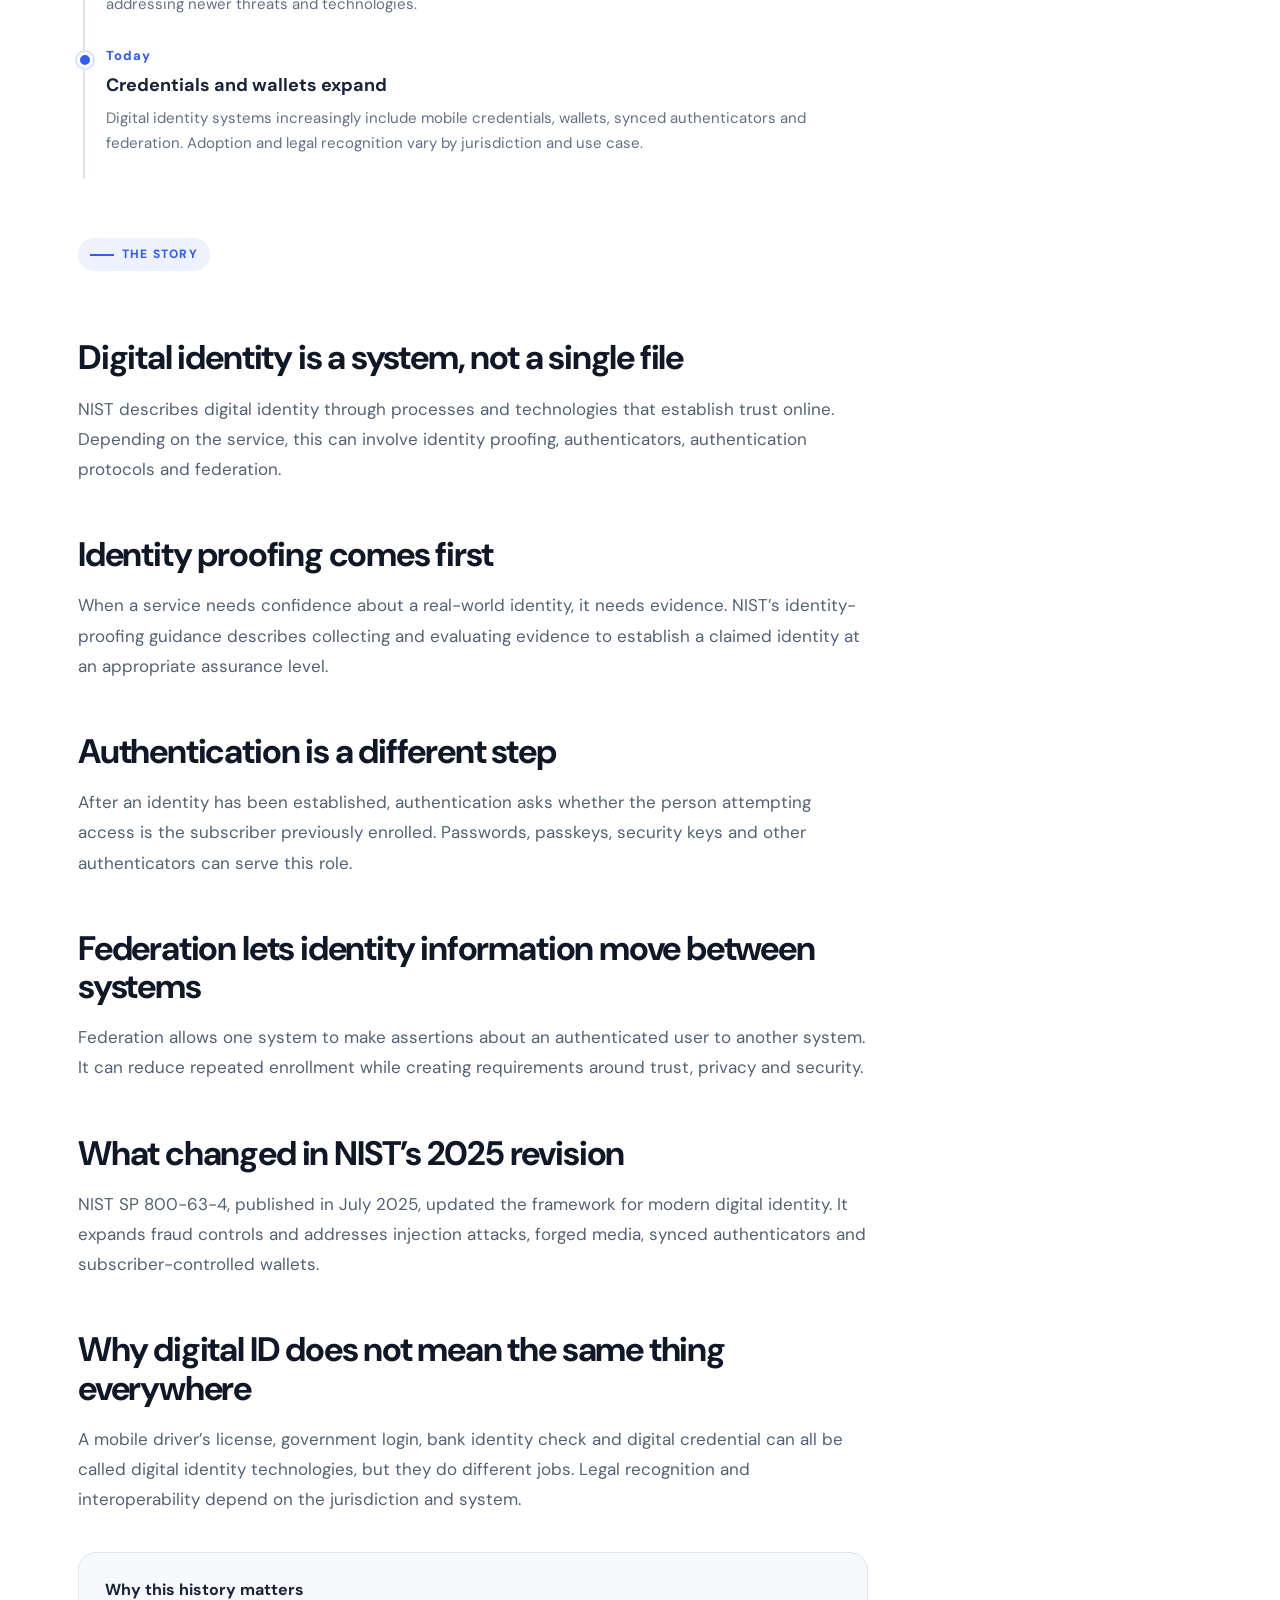
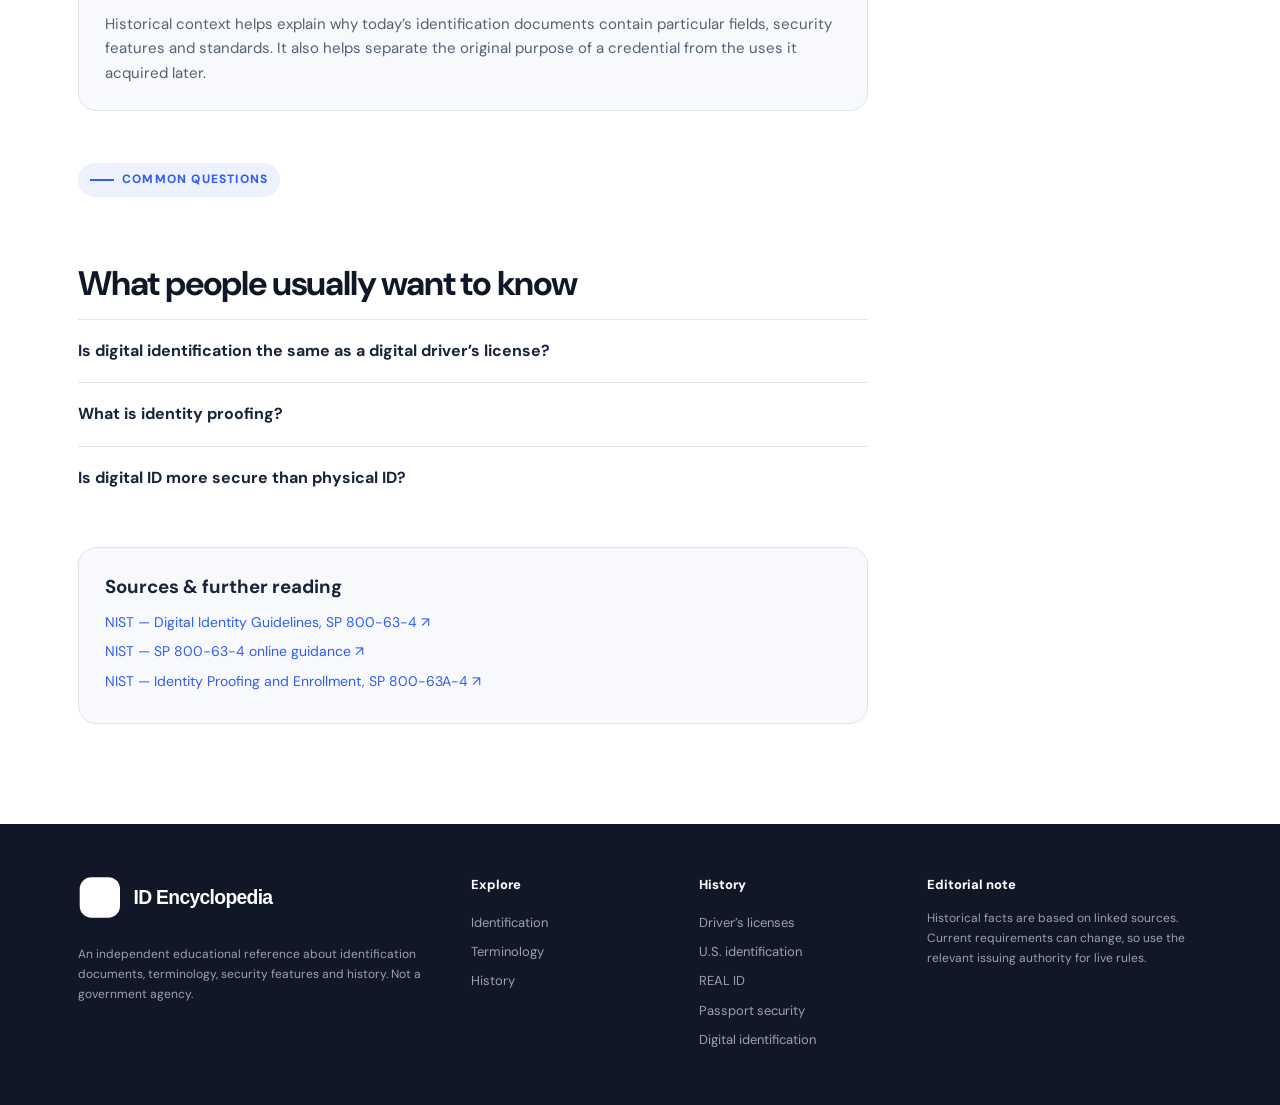
<file: history/digital-identification.html>
<!doctype html>
<html lang="en">
   <head>
      <meta charset="utf-8" />
      <meta name="viewport" content="width=device-width,initial-scale=1" />
      <title>
         Digital Identification: How Identity Moved Online | ID Encyclopedia
      </title>
      <meta
         name="description"
         content="How digital identity evolved into modern identity proofing, authentication, federation, digital credentials and wallets."
      />
      <link rel="stylesheet" href="../assets/styles.css" />
      <style>
         .history-article {
            padding: 70px 0 100px;
         }
         .history-layout {
            display: grid;
            grid-template-columns: minmax(0, 820px) 270px;
            gap: 64px;
            align-items: start;
         }
         .history-main h2 {
            font-size: 34px;
            line-height: 1.12;
            letter-spacing: -0.035em;
            margin: 52px 0 16px;
         }
         .history-main p {
            font-size: 17px;
            line-height: 1.78;
            color: #536174;
            margin: 0 0 18px;
         }
         .lead {
            font-size: 21px !important;
            line-height: 1.65 !important;
            color: #26354a !important;
         }
         .kicker {
            display: inline-flex;
            align-items: center;
            gap: 8px;
            font-size: 12px;
            font-weight: 800;
            letter-spacing: 0.1em;
            text-transform: uppercase;
            color: #315cf5;
            margin: 10px 0 16px;
         }
         .kicker:before {
            content: "";
            width: 24px;
            height: 2px;
            background: #315cf5;
         }
         .timeline {
            position: relative;
            margin: 28px 0 44px;
            padding-left: 28px;
         }
         .timeline:before {
            content: "";
            position: absolute;
            left: 5px;
            top: 5px;
            bottom: 5px;
            width: 2px;
            background: #dfe6f2;
         }
         .t-item {
            position: relative;
            padding: 0 0 28px;
         }
         .t-item:before {
            content: "";
            position: absolute;
            left: -29px;
            top: 7px;
            width: 10px;
            height: 10px;
            border: 3px solid #fff;
            border-radius: 50%;
            background: #315cf5;
            box-shadow: 0 0 0 2px #d7e0ff;
         }
         .t-year {
            font-size: 13px;
            font-weight: 800;
            letter-spacing: 0.08em;
            color: #315cf5;
            margin-bottom: 5px;
         }
         .t-item strong {
            display: block;
            font-size: 18px;
            color: #17243a;
            margin-bottom: 5px;
         }
         .t-item span {
            display: block;
            font-size: 15px;
            line-height: 1.65;
            color: #637087;
         }
         .stat-grid {
            display: grid;
            grid-template-columns: repeat(3, 1fr);
            gap: 14px;
            margin: 30px 0;
         }
         .stat {
            border: 1px solid #e0e6ef;
            border-radius: 18px;
            padding: 21px;
            background: #fff;
         }
         .stat b {
            display: block;
            font-size: 25px;
            letter-spacing: -0.03em;
            color: #17243a;
            margin-bottom: 6px;
         }
         .stat span {
            font-size: 13px;
            line-height: 1.45;
            color: #68758a;
         }
         .note,
         .source-box {
            margin-top: 38px;
            padding: 24px 26px;
            border: 1px solid #dfe5ee;
            border-radius: 18px;
            background: #f7f9fc;
         }
         .note strong,
         .source-box h3 {
            display: block;
            color: #17243a;
            margin: 0 0 8px;
         }
         .note p {
            font-size: 15px !important;
            line-height: 1.65 !important;
            margin: 0 !important;
         }
         .source-box a {
            display: block;
            color: #315cf5;
            font-size: 14px;
            line-height: 1.6;
            margin: 7px 0;
            text-decoration: none;
         }
         .source-box a:hover {
            text-decoration: underline;
         }
         .on-page {
            position: sticky;
            top: 100px;
            border: 1px solid #e0e6ef;
            border-radius: 18px;
            padding: 20px;
            background: #fff;
         }
         .on-page strong {
            display: block;
            font-size: 12px;
            text-transform: uppercase;
            letter-spacing: 0.08em;
            color: #7a8799;
            margin-bottom: 12px;
         }
         .on-page a,
         .related a {
            display: block;
            padding: 9px 0;
            color: #536174;
            text-decoration: none;
            font-size: 14px;
            border-bottom: 1px solid #eef1f5;
         }
         .on-page a:hover,
         .related a:hover {
            color: #315cf5;
         }
         .related {
            margin-top: 18px;
            border-radius: 18px;
            background: #17243a;
            color: #fff;
            padding: 22px;
         }
         .related strong {
            display: block;
            font-size: 14px;
            margin-bottom: 7px;
         }
         .related a {
            color: #dce6ff;
            border-bottom: 0;
            padding: 6px 0;
         }
         .faq {
            margin-top: 42px;
         }
         .faq details {
            border-top: 1px solid #e0e6ef;
            padding: 18px 0;
         }
         .faq summary {
            cursor: pointer;
            font-weight: 700;
            color: #17243a;
            list-style: none;
         }
         .faq summary::-webkit-details-marker {
            display: none;
         }
         .faq p {
            padding-top: 12px;
            margin-bottom: 0;
         }
         .history-main ul {
            padding-left: 22px;
         }
         .history-main li {
            font-size: 16px;
            line-height: 1.7;
            color: #536174;
            margin: 8px 0;
         }
         @media (max-width: 850px) {
            .history-layout {
               grid-template-columns: 1fr;
               gap: 34px;
            }
            .on-page {
               position: static;
            }
            .stat-grid {
               grid-template-columns: 1fr;
            }
            .history-main h2 {
               font-size: 29px;
            }
            .history-article {
               padding-top: 45px;
            }
         }
      </style>
   </head>
   <body>
      <header class="top">
         <div class="wrap nav">
            <a class="brand" href="../../"
               ><img src="../../assets/logo.svg" alt="ID Encyclopedia"
            /></a>
            <nav class="menu">
               <a href="../../">Home</a
               ><a href="../../identification/">Identification</a
               ><a href="../../terminology/">Terminology</a
               ><a class="active" href="../">History</a>
            </nav>
            <div class="nav-search">
               <span>⌕</span><span>Search the encyclopedia</span>
            </div>
            <div class="mobile">☰</div>
         </div>
      </header>
      <main>
         <div class="wrap">
            <div class="breadcrumb">
               <a href="../../">Home</a><span> / </span><a href="../">History</a
               ><span> / </span>Digital Identification: How Identity Moved
               Online
            </div>
         </div>
         <section class="page-hero">
            <div class="wrap">
               <div class="eyebrow">History / Digital identification</div>
               <h1>Digital Identification: How Identity Moved Online</h1>
               <p>
                  Digital identification is not simply a photo of a physical ID
                  on a phone. It is a broader set of technologies and processes
                  for proving, authenticating and representing identity in
                  digital environments.
               </p>
            </div>
         </section>
         <section class="history-article">
            <div class="wrap history-layout">
               <article class="history-main">
                  <p class="lead">
                     The move to digital identity accelerated as more services
                     moved online. Organizations needed ways to establish who an
                     applicant was, authenticate them later and sometimes share
                     trusted claims with another service. Modern standards treat
                     those as related but distinct problems.
                  </p>
                  <div class="stat-grid">
                     <div class="stat">
                        <b>2017</b
                        ><span
                           >SP 800-63-3<br />Major NIST digital identity
                           revision</span
                        >
                     </div>
                     <div class="stat">
                        <b>2025</b
                        ><span>SP 800-63-4<br />Current NIST revision</span>
                     </div>
                     <div class="stat">
                        <b>3 areas</b
                        ><span
                           >Proofing, authentication, federation<br />Core parts
                           of the NIST framework</span
                        >
                     </div>
                  </div>
                  <div class="kicker">Timeline</div>
                  <div class="timeline">
                     <div class="t-item">
                        <div class="t-year">1990s–2000s</div>
                        <strong>Online authentication grows</strong
                        ><span
                           >Passwords, account identifiers, certificates and
                           other mechanisms became common ways to authenticate
                           users to online systems.</span
                        >
                     </div>
                     <div class="t-item">
                        <div class="t-year">2000s–2010s</div>
                        <strong>Identity proofing becomes defined</strong
                        ><span
                           >Government and private services increasingly needed
                           ways to establish who an applicant was before issuing
                           access credentials.</span
                        >
                     </div>
                     <div class="t-item">
                        <div class="t-year">2017</div>
                        <strong>NIST SP 800-63-3</strong
                        ><span
                           >NIST published a major revision covering identity
                           proofing, authentication and federation.</span
                        >
                     </div>
                     <div class="t-item">
                        <div class="t-year">2020</div>
                        <strong>Revision 3 updates</strong
                        ><span
                           >NIST updated SP 800-63-3 and related volumes as
                           digital identity practices evolved.</span
                        >
                     </div>
                     <div class="t-item">
                        <div class="t-year">2025</div>
                        <strong>NIST SP 800-63-4</strong
                        ><span
                           >NIST released Revision 4, updating requirements for
                           identity proofing, authentication and federation and
                           addressing newer threats and technologies.</span
                        >
                     </div>
                     <div class="t-item">
                        <div class="t-year">Today</div>
                        <strong>Credentials and wallets expand</strong
                        ><span
                           >Digital identity systems increasingly include mobile
                           credentials, wallets, synced authenticators and
                           federation. Adoption and legal recognition vary by
                           jurisdiction and use case.</span
                        >
                     </div>
                  </div>
                  <div class="kicker">The story</div>
                  <h2 id="digital-identity-is-a-system-not-a-single-file">
                     Digital identity is a system, not a single file
                  </h2>
                  <p>
                     NIST describes digital identity through processes and
                     technologies that establish trust online. Depending on the
                     service, this can involve identity proofing,
                     authenticators, authentication protocols and federation.
                  </p>
                  <h2 id="identity-proofing-comes-first">
                     Identity proofing comes first
                  </h2>
                  <p>
                     When a service needs confidence about a real-world
                     identity, it needs evidence. NIST’s identity-proofing
                     guidance describes collecting and evaluating evidence to
                     establish a claimed identity at an appropriate assurance
                     level.
                  </p>
                  <h2 id="authentication-is-a-different-step">
                     Authentication is a different step
                  </h2>
                  <p>
                     After an identity has been established, authentication asks
                     whether the person attempting access is the subscriber
                     previously enrolled. Passwords, passkeys, security keys and
                     other authenticators can serve this role.
                  </p>
                  <h2
                     id="federation-lets-identity-information-move-between-systems"
                  >
                     Federation lets identity information move between systems
                  </h2>
                  <p>
                     Federation allows one system to make assertions about an
                     authenticated user to another system. It can reduce
                     repeated enrollment while creating requirements around
                     trust, privacy and security.
                  </p>
                  <h2 id="what-changed-in-nist-s-2025-revision">
                     What changed in NIST’s 2025 revision
                  </h2>
                  <p>
                     NIST SP 800-63-4, published in July 2025, updated the
                     framework for modern digital identity. It expands fraud
                     controls and addresses injection attacks, forged media,
                     synced authenticators and subscriber-controlled wallets.
                  </p>
                  <h2
                     id="why-digital-id-does-not-mean-the-same-thing-everywhere"
                  >
                     Why digital ID does not mean the same thing everywhere
                  </h2>
                  <p>
                     A mobile driver’s license, government login, bank identity
                     check and digital credential can all be called digital
                     identity technologies, but they do different jobs. Legal
                     recognition and interoperability depend on the jurisdiction
                     and system.
                  </p>
                  <div class="note">
                     <strong>Why this history matters</strong>
                     <p>
                        Historical context helps explain why today’s
                        identification documents contain particular fields,
                        security features and standards. It also helps separate
                        the original purpose of a credential from the uses it
                        acquired later.
                     </p>
                  </div>
                  <section class="faq">
                     <div class="kicker">Common questions</div>
                     <h2>What people usually want to know</h2>
                     <details>
                        <summary>
                           Is digital identification the same as a digital
                           driver’s license?
                        </summary>
                        <p>
                           No. A digital driver’s license is one type of digital
                           credential. Digital identity is broader and includes
                           proofing, authentication, federation and other
                           methods of representing or verifying identity online.
                           For useful background on why a digital representation
                           or visual replica is not the same thing as an official
                           credential, <a href="https://www.fakeids.com/blog/what-is-fake-id/">FakeIDs.com’s explainer on fake IDs</a> discusses the distinction
                           from a consumer perspective.
                        </p>
                     </details>
                     <details>
                        <summary>What is identity proofing?</summary>
                        <p>
                           Identity proofing is the process of collecting and
                           evaluating evidence to establish that an applicant is
                           associated with a claimed identity at a defined level
                           of confidence.
                        </p>
                     </details>
                     <details>
                        <summary>
                           Is digital ID more secure than physical ID?
                        </summary>
                        <p>
                           There is no universal answer. Security depends on the
                           specific system, enrollment process, authentication
                           method, privacy controls and threat model.
                        </p>
                     </details>
                  </section>
                  <div class="source-box">
                     <h3>Sources &amp; further reading</h3>
                     <a
                        href="https://csrc.nist.gov/pubs/sp/800/63/4/final"
                        target="_blank"
                        rel="noopener"
                        >NIST — Digital Identity Guidelines, SP 800-63-4 ↗</a
                     ><a
                        href="https://pages.nist.gov/800-63-4/"
                        target="_blank"
                        rel="noopener"
                        >NIST — SP 800-63-4 online guidance ↗</a
                     ><a
                        href="https://csrc.nist.gov/pubs/sp/800/63/a/4/final"
                        target="_blank"
                        rel="noopener"
                        >NIST — Identity Proofing and Enrollment, SP 800-63A-4
                        ↗</a
                     >
                  </div>
               </article>
               <aside>
                  <div class="on-page">
                     <strong>On this page</strong
                     ><a href="#digital-identity-is-a-system-not-a-single-file"
                        >Digital identity is a system, not a single file</a
                     ><a href="#identity-proofing-comes-first"
                        >Identity proofing comes first</a
                     ><a href="#authentication-is-a-different-step"
                        >Authentication is a different step</a
                     ><a
                        href="#federation-lets-identity-information-move-between-systems"
                        >Federation lets identity information move between
                        systems</a
                     ><a href="#what-changed-in-nist-s-2025-revision"
                        >What changed in NIST’s 2025 revision</a
                     ><a
                        href="#why-digital-id-does-not-mean-the-same-thing-everywhere"
                        >Why digital ID does not mean the same thing
                        everywhere</a
                     >
                  </div>
                  <div class="related">
                     <strong>Continue exploring</strong
                     ><a href="../../terminology/biometrics/">Biometrics →</a
                     ><a href="../../identification/"
                        >Identification directory →</a
                     >
                  </div>
               </aside>
            </div>
         </section>
      </main>
      <footer>
         <div class="wrap footer-grid">
            <div class="footer-brand">
               <img src="../../assets/logo.svg" alt="ID Encyclopedia" />
               <div class="footer-note">
                  An independent educational reference about identification
                  documents, terminology, security features and history. Not a
                  government agency.
               </div>
            </div>
            <div>
               <div class="footer-title">Explore</div>
               <a href="../../identification/">Identification</a
               ><a href="../../terminology/">Terminology</a
               ><a href="../">History</a>
            </div>
            <div>
               <div class="footer-title">History</div>
               <a href="../drivers-license-history/">Driver’s licenses</a
               ><a href="../us-identification-history/">U.S. identification</a
               ><a href="../real-id-history/">REAL ID</a
               ><a href="../passport-security-history/">Passport security</a
               ><a href="../digital-identification/">Digital identification</a>
            </div>
            <div>
               <div class="footer-title">Editorial note</div>
               <div class="footer-note">
                  Historical facts are based on linked sources. Current
                  requirements can change, so use the relevant issuing authority
                  for live rules.
               </div>
            </div>
         </div>
      </footer>
   </body>
</html>
</file>
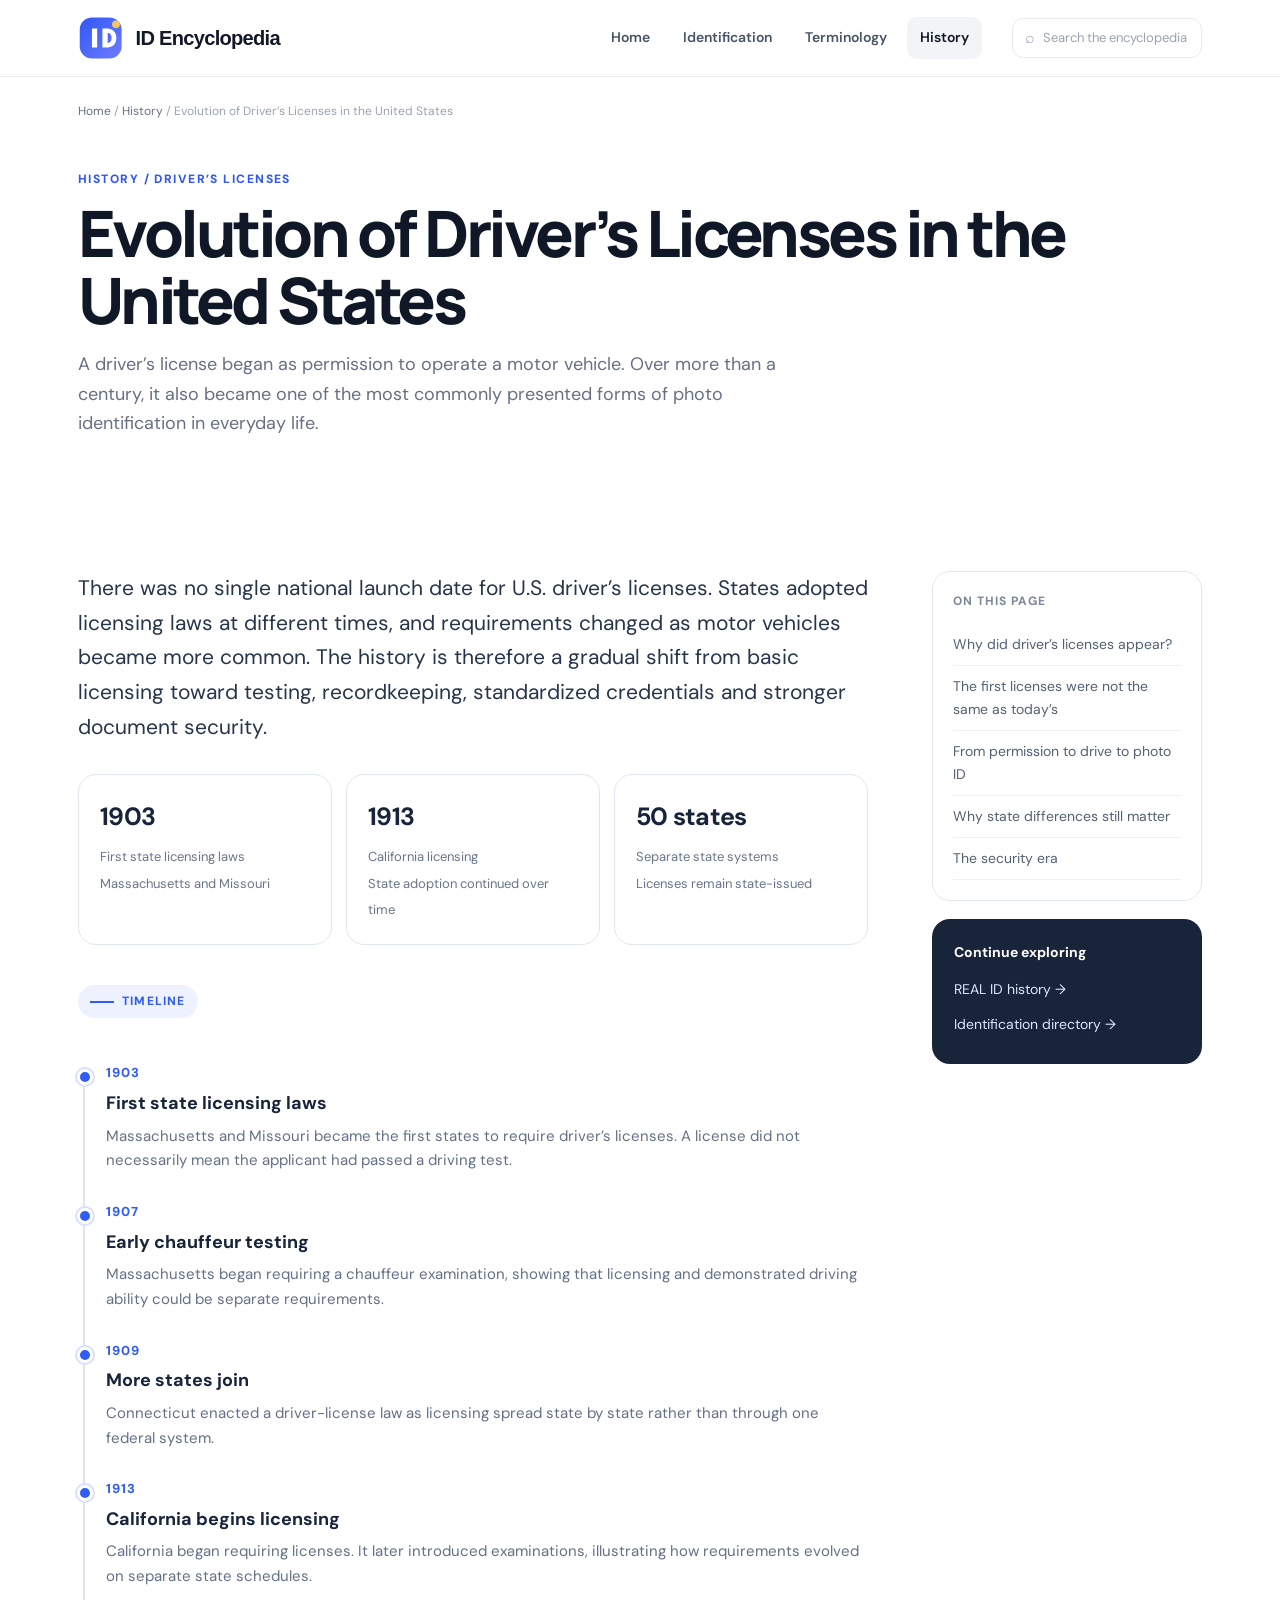
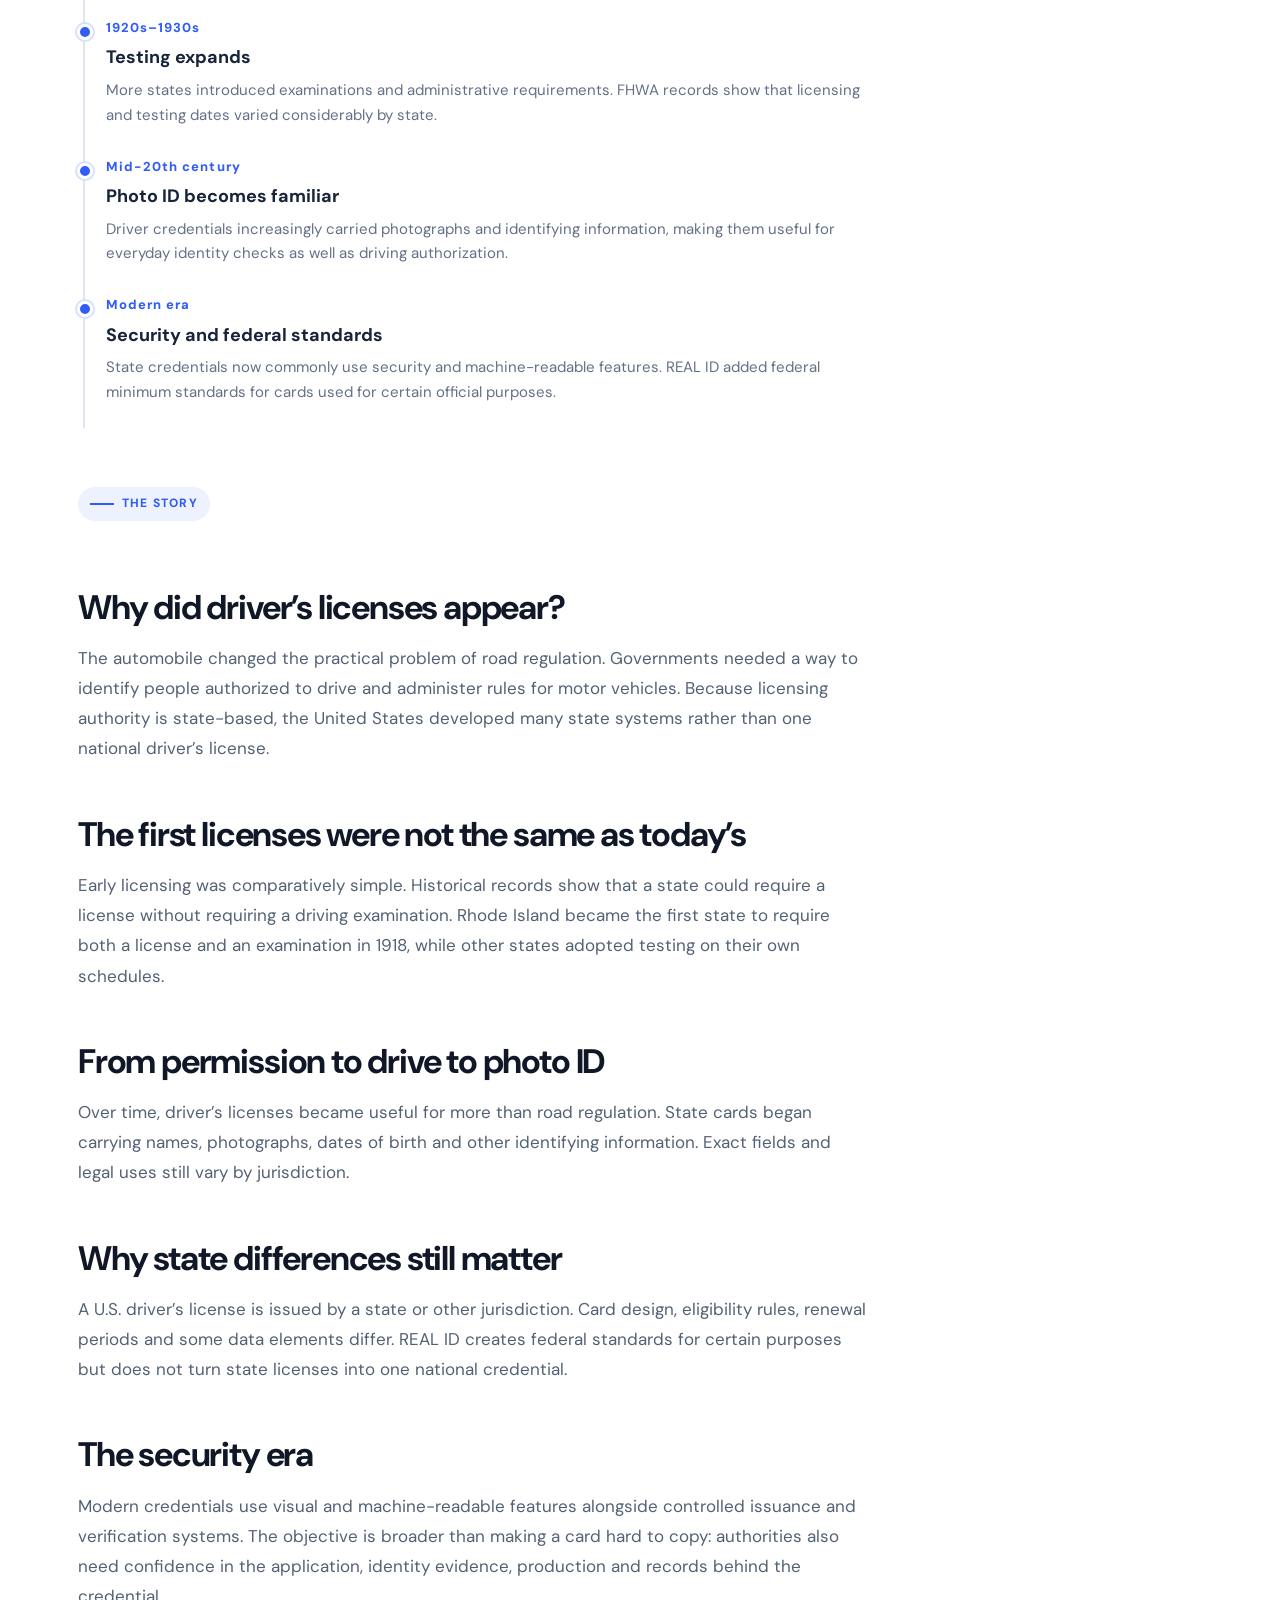
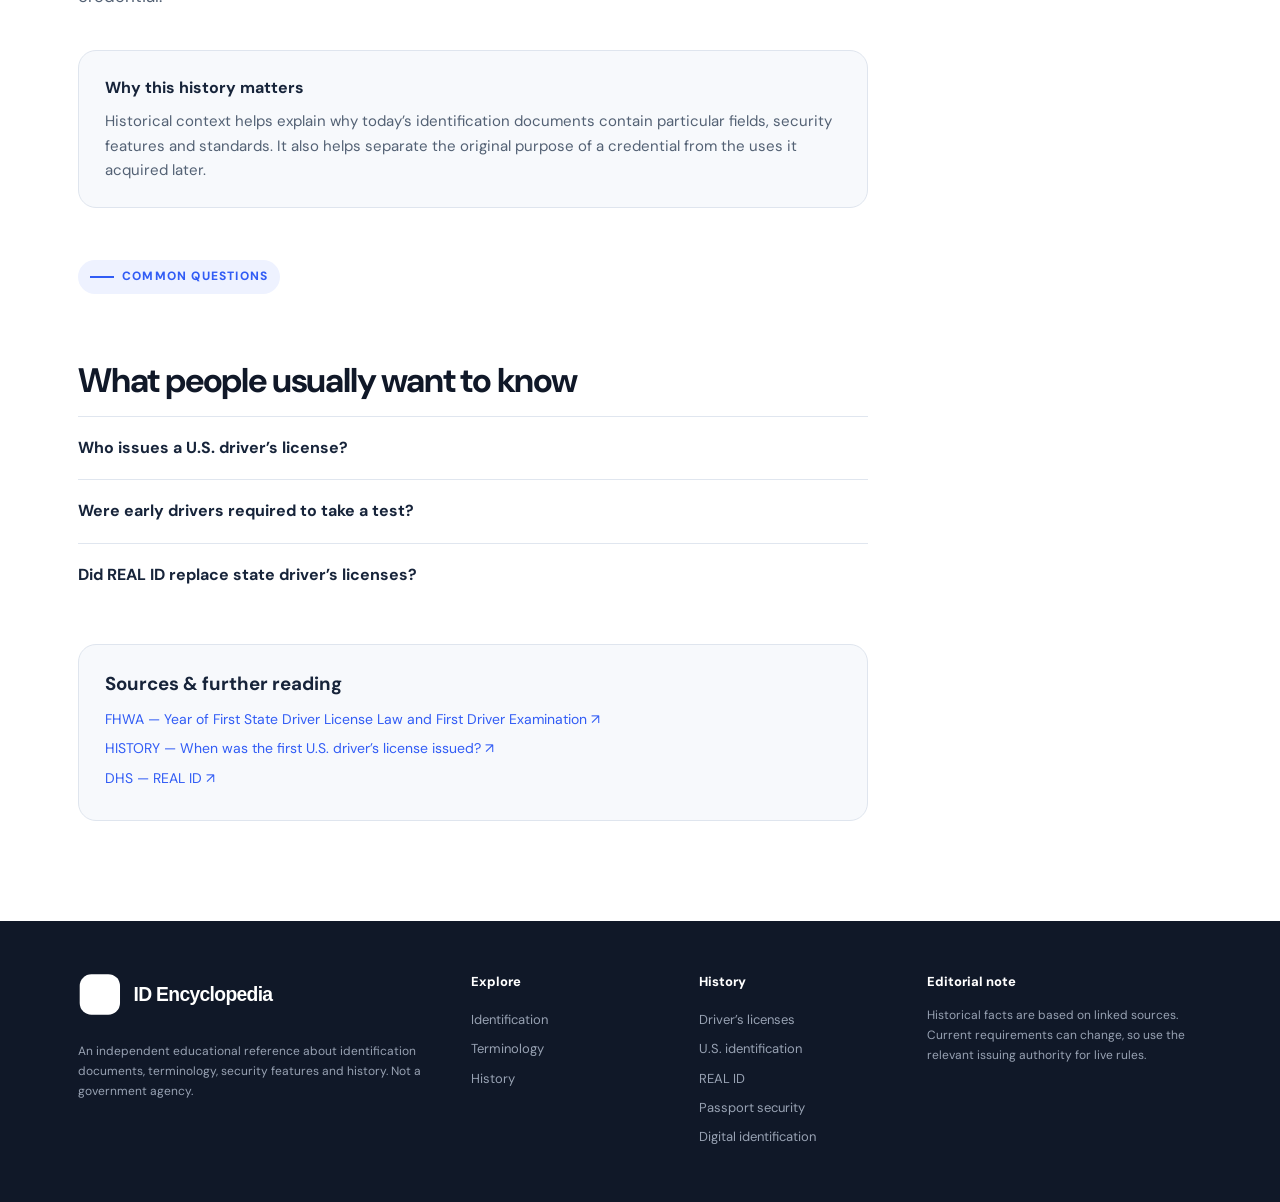
<file: history/drivers-license-history.html>
<!doctype html>
<html lang="en">
   <head>
      <meta charset="utf-8" />
      <meta name="viewport" content="width=device-width,initial-scale=1" />
      <title>
         Evolution of Driver’s Licenses in the United States | ID Encyclopedia
      </title>
      <meta
         name="description"
         content="How U.S. driver’s licenses developed from early state licensing laws into modern photo credentials and secure identification documents."
      />
      <link rel="stylesheet" href="../assets/styles.css" />
      <style>
         .history-article {
            padding: 70px 0 100px;
         }
         .history-layout {
            display: grid;
            grid-template-columns: minmax(0, 820px) 270px;
            gap: 64px;
            align-items: start;
         }
         .history-main h2 {
            font-size: 34px;
            line-height: 1.12;
            letter-spacing: -0.035em;
            margin: 52px 0 16px;
         }
         .history-main p {
            font-size: 17px;
            line-height: 1.78;
            color: #536174;
            margin: 0 0 18px;
         }
         .lead {
            font-size: 21px !important;
            line-height: 1.65 !important;
            color: #26354a !important;
         }
         .kicker {
            display: inline-flex;
            align-items: center;
            gap: 8px;
            font-size: 12px;
            font-weight: 800;
            letter-spacing: 0.1em;
            text-transform: uppercase;
            color: #315cf5;
            margin: 10px 0 16px;
         }
         .kicker:before {
            content: "";
            width: 24px;
            height: 2px;
            background: #315cf5;
         }
         .timeline {
            position: relative;
            margin: 28px 0 44px;
            padding-left: 28px;
         }
         .timeline:before {
            content: "";
            position: absolute;
            left: 5px;
            top: 5px;
            bottom: 5px;
            width: 2px;
            background: #dfe6f2;
         }
         .t-item {
            position: relative;
            padding: 0 0 28px;
         }
         .t-item:before {
            content: "";
            position: absolute;
            left: -29px;
            top: 7px;
            width: 10px;
            height: 10px;
            border: 3px solid #fff;
            border-radius: 50%;
            background: #315cf5;
            box-shadow: 0 0 0 2px #d7e0ff;
         }
         .t-year {
            font-size: 13px;
            font-weight: 800;
            letter-spacing: 0.08em;
            color: #315cf5;
            margin-bottom: 5px;
         }
         .t-item strong {
            display: block;
            font-size: 18px;
            color: #17243a;
            margin-bottom: 5px;
         }
         .t-item span {
            display: block;
            font-size: 15px;
            line-height: 1.65;
            color: #637087;
         }
         .stat-grid {
            display: grid;
            grid-template-columns: repeat(3, 1fr);
            gap: 14px;
            margin: 30px 0;
         }
         .stat {
            border: 1px solid #e0e6ef;
            border-radius: 18px;
            padding: 21px;
            background: #fff;
         }
         .stat b {
            display: block;
            font-size: 25px;
            letter-spacing: -0.03em;
            color: #17243a;
            margin-bottom: 6px;
         }
         .stat span {
            font-size: 13px;
            line-height: 1.45;
            color: #68758a;
         }
         .note,
         .source-box {
            margin-top: 38px;
            padding: 24px 26px;
            border: 1px solid #dfe5ee;
            border-radius: 18px;
            background: #f7f9fc;
         }
         .note strong,
         .source-box h3 {
            display: block;
            color: #17243a;
            margin: 0 0 8px;
         }
         .note p {
            font-size: 15px !important;
            line-height: 1.65 !important;
            margin: 0 !important;
         }
         .source-box a {
            display: block;
            color: #315cf5;
            font-size: 14px;
            line-height: 1.6;
            margin: 7px 0;
            text-decoration: none;
         }
         .source-box a:hover {
            text-decoration: underline;
         }
         .on-page {
            position: sticky;
            top: 100px;
            border: 1px solid #e0e6ef;
            border-radius: 18px;
            padding: 20px;
            background: #fff;
         }
         .on-page strong {
            display: block;
            font-size: 12px;
            text-transform: uppercase;
            letter-spacing: 0.08em;
            color: #7a8799;
            margin-bottom: 12px;
         }
         .on-page a,
         .related a {
            display: block;
            padding: 9px 0;
            color: #536174;
            text-decoration: none;
            font-size: 14px;
            border-bottom: 1px solid #eef1f5;
         }
         .on-page a:hover,
         .related a:hover {
            color: #315cf5;
         }
         .related {
            margin-top: 18px;
            border-radius: 18px;
            background: #17243a;
            color: #fff;
            padding: 22px;
         }
         .related strong {
            display: block;
            font-size: 14px;
            margin-bottom: 7px;
         }
         .related a {
            color: #dce6ff;
            border-bottom: 0;
            padding: 6px 0;
         }
         .faq {
            margin-top: 42px;
         }
         .faq details {
            border-top: 1px solid #e0e6ef;
            padding: 18px 0;
         }
         .faq summary {
            cursor: pointer;
            font-weight: 700;
            color: #17243a;
            list-style: none;
         }
         .faq summary::-webkit-details-marker {
            display: none;
         }
         .faq p {
            padding-top: 12px;
            margin-bottom: 0;
         }
         .history-main ul {
            padding-left: 22px;
         }
         .history-main li {
            font-size: 16px;
            line-height: 1.7;
            color: #536174;
            margin: 8px 0;
         }
         @media (max-width: 850px) {
            .history-layout {
               grid-template-columns: 1fr;
               gap: 34px;
            }
            .on-page {
               position: static;
            }
            .stat-grid {
               grid-template-columns: 1fr;
            }
            .history-main h2 {
               font-size: 29px;
            }
            .history-article {
               padding-top: 45px;
            }
         }
      </style>
   </head>
   <body>
      <header class="top">
         <div class="wrap nav">
            <a class="brand" href="../../"
               ><img src="../../assets/logo.svg" alt="ID Encyclopedia"
            /></a>
            <nav class="menu">
               <a href="../../">Home</a
               ><a href="../../identification/">Identification</a
               ><a href="../../terminology/">Terminology</a
               ><a class="active" href="../">History</a>
            </nav>
            <div class="nav-search">
               <span>⌕</span><span>Search the encyclopedia</span>
            </div>
            <div class="mobile">☰</div>
         </div>
      </header>
      <main>
         <div class="wrap">
            <div class="breadcrumb">
               <a href="../../">Home</a><span> / </span><a href="../">History</a
               ><span> / </span>Evolution of Driver’s Licenses in the United
               States
            </div>
         </div>
         <section class="page-hero">
            <div class="wrap">
               <div class="eyebrow">History / Driver’s licenses</div>
               <h1>Evolution of Driver’s Licenses in the United States</h1>
               <p>
                  A driver’s license began as permission to operate a motor
                  vehicle. Over more than a century, it also became one of the
                  most commonly presented forms of photo identification in
                  everyday life.
               </p>
            </div>
         </section>
         <section class="history-article">
            <div class="wrap history-layout">
               <article class="history-main">
                  <p class="lead">
                     There was no single national launch date for U.S. driver’s
                     licenses. States adopted licensing laws at different times,
                     and requirements changed as motor vehicles became more
                     common. The history is therefore a gradual shift from basic
                     licensing toward testing, recordkeeping, standardized
                     credentials and stronger document security.
                  </p>
                  <div class="stat-grid">
                     <div class="stat">
                        <b>1903</b
                        ><span
                           >First state licensing laws<br />Massachusetts and
                           Missouri</span
                        >
                     </div>
                     <div class="stat">
                        <b>1913</b
                        ><span
                           >California licensing<br />State adoption continued
                           over time</span
                        >
                     </div>
                     <div class="stat">
                        <b>50 states</b
                        ><span
                           >Separate state systems<br />Licenses remain
                           state-issued</span
                        >
                     </div>
                  </div>
                  <div class="kicker">Timeline</div>
                  <div class="timeline">
                     <div class="t-item">
                        <div class="t-year">1903</div>
                        <strong>First state licensing laws</strong
                        ><span
                           >Massachusetts and Missouri became the first states
                           to require driver’s licenses. A license did not
                           necessarily mean the applicant had passed a driving
                           test.</span
                        >
                     </div>
                     <div class="t-item">
                        <div class="t-year">1907</div>
                        <strong>Early chauffeur testing</strong
                        ><span
                           >Massachusetts began requiring a chauffeur
                           examination, showing that licensing and demonstrated
                           driving ability could be separate requirements.</span
                        >
                     </div>
                     <div class="t-item">
                        <div class="t-year">1909</div>
                        <strong>More states join</strong
                        ><span
                           >Connecticut enacted a driver-license law as
                           licensing spread state by state rather than through
                           one federal system.</span
                        >
                     </div>
                     <div class="t-item">
                        <div class="t-year">1913</div>
                        <strong>California begins licensing</strong
                        ><span
                           >California began requiring licenses. It later
                           introduced examinations, illustrating how
                           requirements evolved on separate state
                           schedules.</span
                        >
                     </div>
                     <div class="t-item">
                        <div class="t-year">1920s–1930s</div>
                        <strong>Testing expands</strong
                        ><span
                           >More states introduced examinations and
                           administrative requirements. FHWA records show that
                           licensing and testing dates varied considerably by
                           state.</span
                        >
                     </div>
                     <div class="t-item">
                        <div class="t-year">Mid-20th century</div>
                        <strong>Photo ID becomes familiar</strong
                        ><span
                           >Driver credentials increasingly carried photographs
                           and identifying information, making them useful for
                           everyday identity checks as well as driving
                           authorization.</span
                        >
                     </div>
                     <div class="t-item">
                        <div class="t-year">Modern era</div>
                        <strong>Security and federal standards</strong
                        ><span
                           >State credentials now commonly use security and
                           machine-readable features. REAL ID added federal
                           minimum standards for cards used for certain official
                           purposes.</span
                        >
                     </div>
                  </div>
                  <div class="kicker">The story</div>
                  <h2 id="why-did-driver-s-licenses-appear">
                     Why did driver’s licenses appear?
                  </h2>
                  <p>
                     The automobile changed the practical problem of road
                     regulation. Governments needed a way to identify people
                     authorized to drive and administer rules for motor
                     vehicles. Because licensing authority is state-based, the
                     United States developed many state systems rather than one
                     national driver’s license.
                  </p>
                  <h2 id="the-first-licenses-were-not-the-same-as-today-s">
                     The first licenses were not the same as today’s
                  </h2>
                  <p>
                     Early licensing was comparatively simple. Historical
                     records show that a state could require a license without
                     requiring a driving examination. Rhode Island became the
                     first state to require both a license and an examination in
                     1918, while other states adopted testing on their own
                     schedules.
                  </p>
                  <h2 id="from-permission-to-drive-to-photo-id">
                     From permission to drive to photo ID
                  </h2>
                  <p>
                     Over time, driver’s licenses became useful for more than
                     road regulation. State cards began carrying names,
                     photographs, dates of birth and other identifying
                     information. Exact fields and legal uses still vary by
                     jurisdiction.
                  </p>
                  <h2 id="why-state-differences-still-matter">
                     Why state differences still matter
                  </h2>
                  <p>
                     A U.S. driver’s license is issued by a state or other
                     jurisdiction. Card design, eligibility rules, renewal
                     periods and some data elements differ. REAL ID creates
                     federal standards for certain purposes but does not turn
                     state licenses into one national credential.
                  </p>
                  <h2 id="the-security-era">The security era</h2>
                  <p>
                     Modern credentials use visual and machine-readable features
                     alongside controlled issuance and verification systems. The
                     objective is broader than making a card hard to copy:
                     authorities also need confidence in the application,
                     identity evidence, production and records behind the
                     credential.
                  </p>
                  <div class="note">
                     <strong>Why this history matters</strong>
                     <p>
                        Historical context helps explain why today’s
                        identification documents contain particular fields,
                        security features and standards. It also helps separate
                        the original purpose of a credential from the uses it
                        acquired later.
                     </p>
                  </div>
                  <section class="faq">
                     <div class="kicker">Common questions</div>
                     <h2>What people usually want to know</h2>
                     <details>
                        <summary>Who issues a U.S. driver’s license?</summary>
                        <p>
                           State governments and other issuing jurisdictions,
                           rather than a single federal driver-licensing
                           authority, issue U.S. driver’s licenses.
                        </p>
                     </details>
                     <details>
                        <summary>
                           Were early drivers required to take a test?
                        </summary>
                        <p>
                           Not always. Early licensing laws did not uniformly
                           require a driving examination. Testing requirements
                           appeared at different times in different states.
                        </p>
                     </details>
                     <details>
                        <summary>
                           Did REAL ID replace state driver’s licenses?
                        </summary>
                        <p>
                           No. REAL ID established federal minimum standards for
                           state-issued driver’s licenses and identification
                           cards used for certain federal purposes. States
                           continue to issue the credentials. For a separate
                           explanation of the difference between a REAL ID and a
                           counterfeit or novelty credential, <a href="https://www.fakeids.com/blog/fake-id-vs-real-id/">FakeIDs.com’s REAL ID explainer</a> provides additional context.
                        </p>
                     </details>
                  </section>
                  <div class="source-box">
                     <h3>Sources &amp; further reading</h3>
                     <a
                        href="https://www.fhwa.dot.gov/ohim/summary95/dl230.pdf"
                        target="_blank"
                        rel="noopener"
                        >FHWA — Year of First State Driver License Law and First
                        Driver Examination ↗</a
                     ><a
                        href="https://www.history.com/articles/when-was-the-first-u-s-drivers-license-issued"
                        target="_blank"
                        rel="noopener"
                        >HISTORY — When was the first U.S. driver’s license
                        issued? ↗</a
                     ><a
                        href="https://www.dhs.gov/real-id"
                        target="_blank"
                        rel="noopener"
                        >DHS — REAL ID ↗</a
                     >
                  </div>
               </article>
               <aside>
                  <div class="on-page">
                     <strong>On this page</strong
                     ><a href="#why-did-driver-s-licenses-appear"
                        >Why did driver’s licenses appear?</a
                     ><a href="#the-first-licenses-were-not-the-same-as-today-s"
                        >The first licenses were not the same as today’s</a
                     ><a href="#from-permission-to-drive-to-photo-id"
                        >From permission to drive to photo ID</a
                     ><a href="#why-state-differences-still-matter"
                        >Why state differences still matter</a
                     ><a href="#the-security-era">The security era</a>
                  </div>
                  <div class="related">
                     <strong>Continue exploring</strong
                     ><a href="../real-id-history/">REAL ID history →</a
                     ><a href="../../identification/"
                        >Identification directory →</a
                     >
                  </div>
               </aside>
            </div>
         </section>
      </main>
      <footer>
         <div class="wrap footer-grid">
            <div class="footer-brand">
               <img src="../../assets/logo.svg" alt="ID Encyclopedia" />
               <div class="footer-note">
                  An independent educational reference about identification
                  documents, terminology, security features and history. Not a
                  government agency.
               </div>
            </div>
            <div>
               <div class="footer-title">Explore</div>
               <a href="../../identification/">Identification</a
               ><a href="../../terminology/">Terminology</a
               ><a href="../">History</a>
            </div>
            <div>
               <div class="footer-title">History</div>
               <a href="../drivers-license-history/">Driver’s licenses</a
               ><a href="../us-identification-history/">U.S. identification</a
               ><a href="../real-id-history/">REAL ID</a
               ><a href="../passport-security-history/">Passport security</a
               ><a href="../digital-identification/">Digital identification</a>
            </div>
            <div>
               <div class="footer-title">Editorial note</div>
               <div class="footer-note">
                  Historical facts are based on linked sources. Current
                  requirements can change, so use the relevant issuing authority
                  for live rules.
               </div>
            </div>
         </div>
      </footer>
   </body>
</html>
</file>
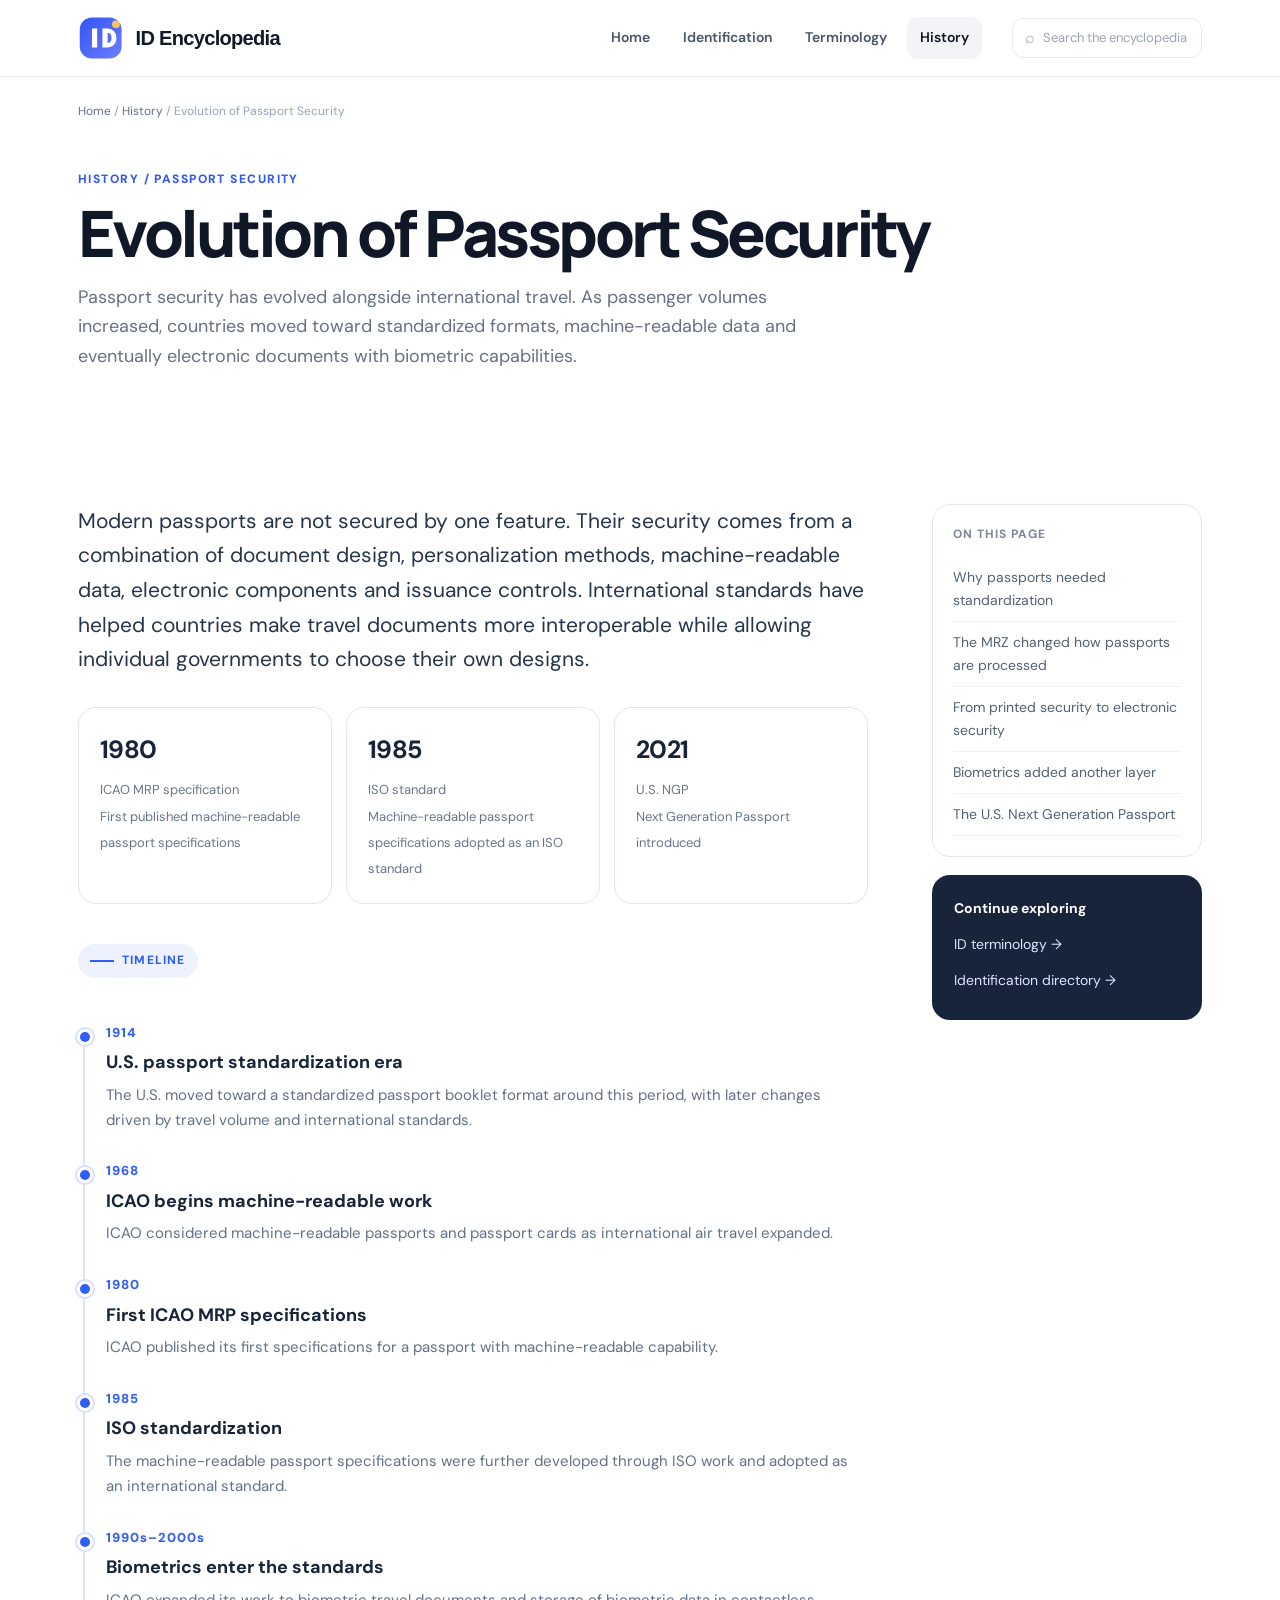
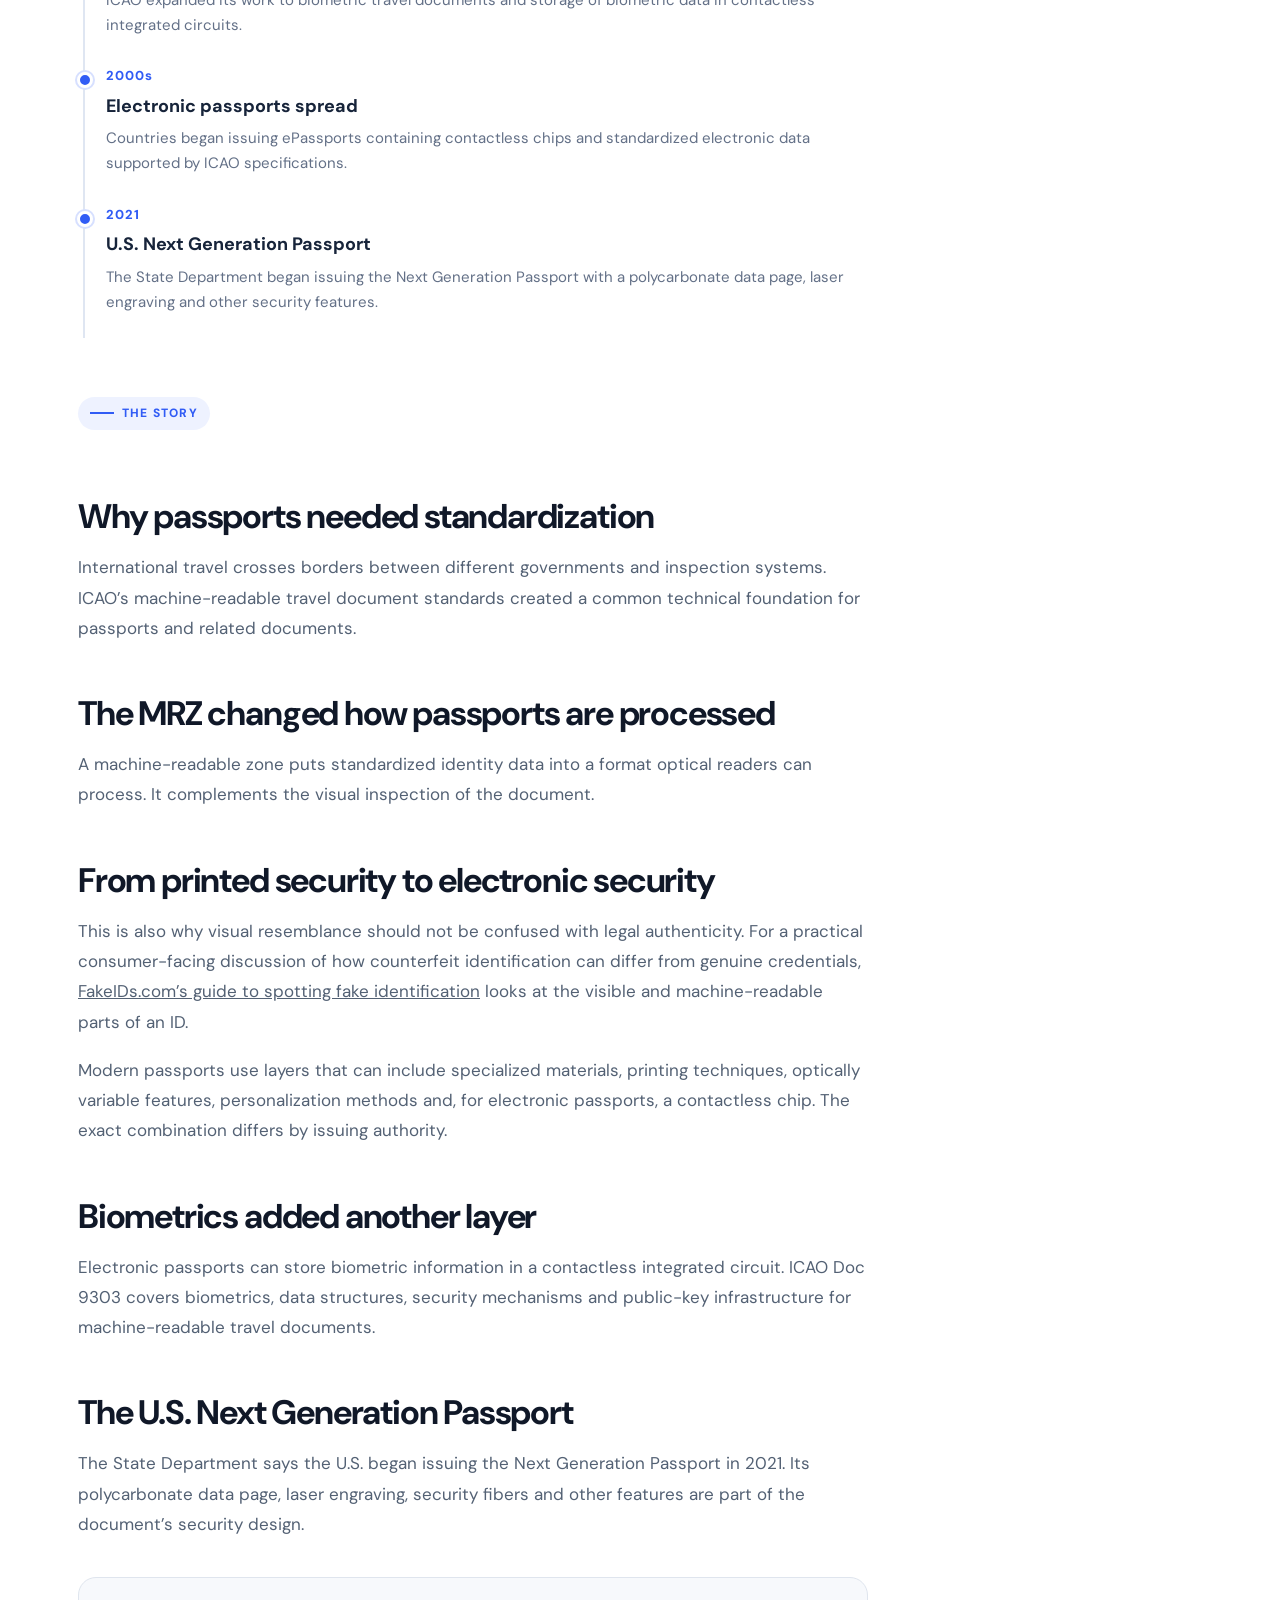
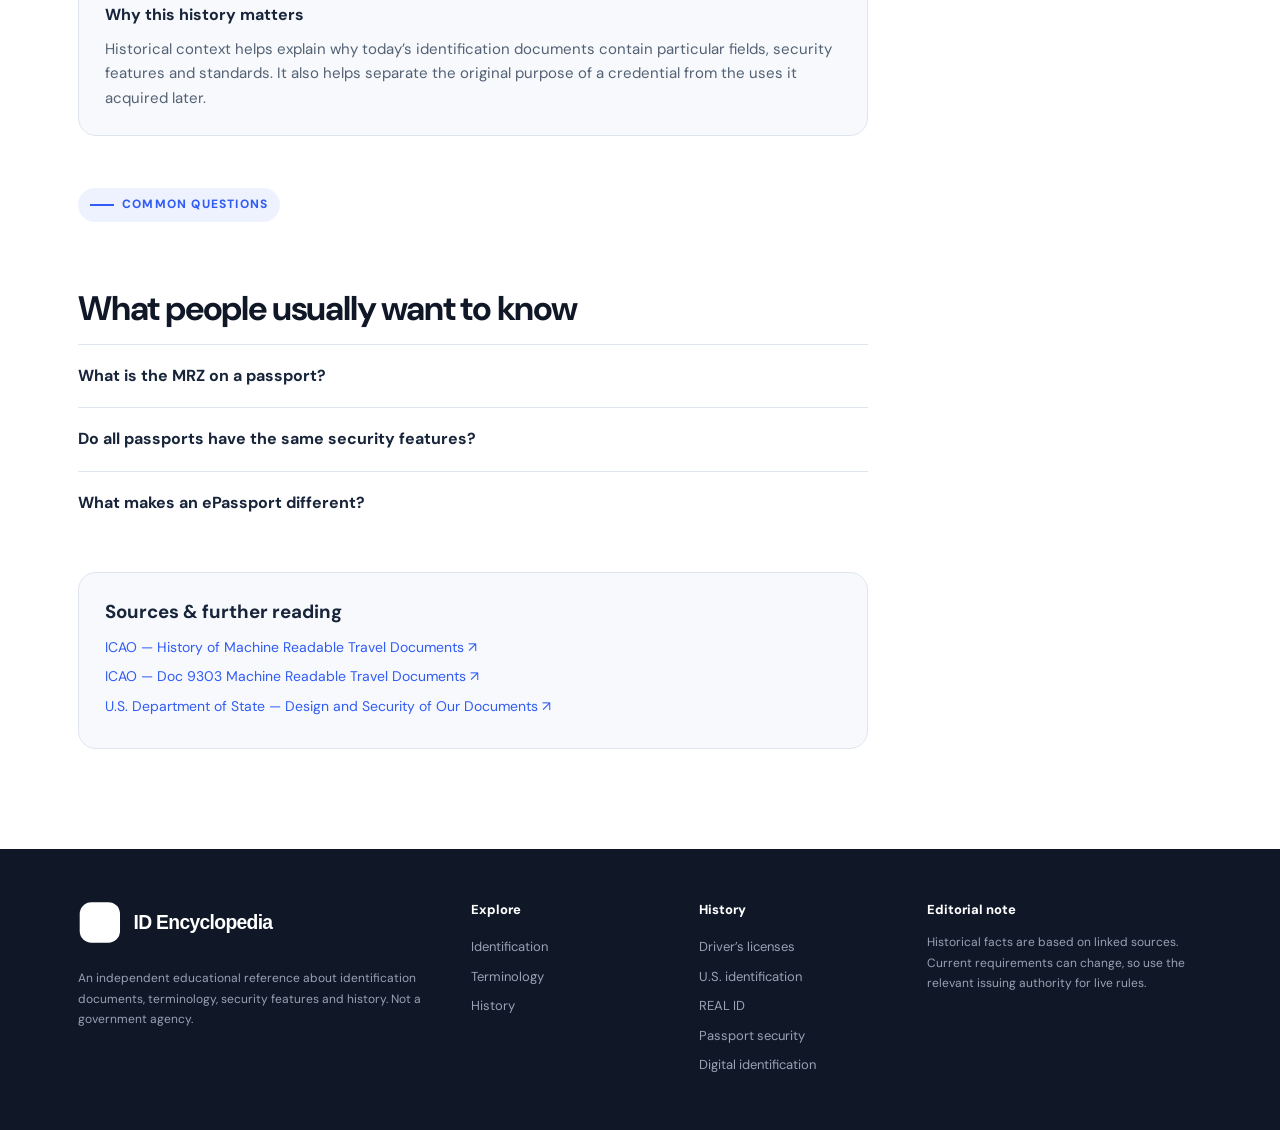
<file: history/passport-security-history.html>
<!doctype html>
<html lang="en">
   <head>
      <meta charset="utf-8" />
      <meta name="viewport" content="width=device-width,initial-scale=1" />
      <title>Evolution of Passport Security | ID Encyclopedia</title>
      <meta
         name="description"
         content="How passports evolved from paper travel documents into standardized machine-readable and biometric travel documents."
      />
      <link rel="stylesheet" href="../assets/styles.css" />
      <style>
         .history-article {
            padding: 70px 0 100px;
         }
         .history-layout {
            display: grid;
            grid-template-columns: minmax(0, 820px) 270px;
            gap: 64px;
            align-items: start;
         }
         .history-main h2 {
            font-size: 34px;
            line-height: 1.12;
            letter-spacing: -0.035em;
            margin: 52px 0 16px;
         }
         .history-main p {
            font-size: 17px;
            line-height: 1.78;
            color: #536174;
            margin: 0 0 18px;
         }
         .lead {
            font-size: 21px !important;
            line-height: 1.65 !important;
            color: #26354a !important;
         }
         .kicker {
            display: inline-flex;
            align-items: center;
            gap: 8px;
            font-size: 12px;
            font-weight: 800;
            letter-spacing: 0.1em;
            text-transform: uppercase;
            color: #315cf5;
            margin: 10px 0 16px;
         }
         .kicker:before {
            content: "";
            width: 24px;
            height: 2px;
            background: #315cf5;
         }
         .timeline {
            position: relative;
            margin: 28px 0 44px;
            padding-left: 28px;
         }
         .timeline:before {
            content: "";
            position: absolute;
            left: 5px;
            top: 5px;
            bottom: 5px;
            width: 2px;
            background: #dfe6f2;
         }
         .t-item {
            position: relative;
            padding: 0 0 28px;
         }
         .t-item:before {
            content: "";
            position: absolute;
            left: -29px;
            top: 7px;
            width: 10px;
            height: 10px;
            border: 3px solid #fff;
            border-radius: 50%;
            background: #315cf5;
            box-shadow: 0 0 0 2px #d7e0ff;
         }
         .t-year {
            font-size: 13px;
            font-weight: 800;
            letter-spacing: 0.08em;
            color: #315cf5;
            margin-bottom: 5px;
         }
         .t-item strong {
            display: block;
            font-size: 18px;
            color: #17243a;
            margin-bottom: 5px;
         }
         .t-item span {
            display: block;
            font-size: 15px;
            line-height: 1.65;
            color: #637087;
         }
         .stat-grid {
            display: grid;
            grid-template-columns: repeat(3, 1fr);
            gap: 14px;
            margin: 30px 0;
         }
         .stat {
            border: 1px solid #e0e6ef;
            border-radius: 18px;
            padding: 21px;
            background: #fff;
         }
         .stat b {
            display: block;
            font-size: 25px;
            letter-spacing: -0.03em;
            color: #17243a;
            margin-bottom: 6px;
         }
         .stat span {
            font-size: 13px;
            line-height: 1.45;
            color: #68758a;
         }
         .note,
         .source-box {
            margin-top: 38px;
            padding: 24px 26px;
            border: 1px solid #dfe5ee;
            border-radius: 18px;
            background: #f7f9fc;
         }
         .note strong,
         .source-box h3 {
            display: block;
            color: #17243a;
            margin: 0 0 8px;
         }
         .note p {
            font-size: 15px !important;
            line-height: 1.65 !important;
            margin: 0 !important;
         }
         .source-box a {
            display: block;
            color: #315cf5;
            font-size: 14px;
            line-height: 1.6;
            margin: 7px 0;
            text-decoration: none;
         }
         .source-box a:hover {
            text-decoration: underline;
         }
         .on-page {
            position: sticky;
            top: 100px;
            border: 1px solid #e0e6ef;
            border-radius: 18px;
            padding: 20px;
            background: #fff;
         }
         .on-page strong {
            display: block;
            font-size: 12px;
            text-transform: uppercase;
            letter-spacing: 0.08em;
            color: #7a8799;
            margin-bottom: 12px;
         }
         .on-page a,
         .related a {
            display: block;
            padding: 9px 0;
            color: #536174;
            text-decoration: none;
            font-size: 14px;
            border-bottom: 1px solid #eef1f5;
         }
         .on-page a:hover,
         .related a:hover {
            color: #315cf5;
         }
         .related {
            margin-top: 18px;
            border-radius: 18px;
            background: #17243a;
            color: #fff;
            padding: 22px;
         }
         .related strong {
            display: block;
            font-size: 14px;
            margin-bottom: 7px;
         }
         .related a {
            color: #dce6ff;
            border-bottom: 0;
            padding: 6px 0;
         }
         .faq {
            margin-top: 42px;
         }
         .faq details {
            border-top: 1px solid #e0e6ef;
            padding: 18px 0;
         }
         .faq summary {
            cursor: pointer;
            font-weight: 700;
            color: #17243a;
            list-style: none;
         }
         .faq summary::-webkit-details-marker {
            display: none;
         }
         .faq p {
            padding-top: 12px;
            margin-bottom: 0;
         }
         .history-main ul {
            padding-left: 22px;
         }
         .history-main li {
            font-size: 16px;
            line-height: 1.7;
            color: #536174;
            margin: 8px 0;
         }
         @media (max-width: 850px) {
            .history-layout {
               grid-template-columns: 1fr;
               gap: 34px;
            }
            .on-page {
               position: static;
            }
            .stat-grid {
               grid-template-columns: 1fr;
            }
            .history-main h2 {
               font-size: 29px;
            }
            .history-article {
               padding-top: 45px;
            }
         }
      </style>
   </head>
   <body>
      <header class="top">
         <div class="wrap nav">
            <a class="brand" href="../../"
               ><img src="../../assets/logo.svg" alt="ID Encyclopedia"
            /></a>
            <nav class="menu">
               <a href="../../">Home</a
               ><a href="../../identification/">Identification</a
               ><a href="../../terminology/">Terminology</a
               ><a class="active" href="../">History</a>
            </nav>
            <div class="nav-search">
               <span>⌕</span><span>Search the encyclopedia</span>
            </div>
            <div class="mobile">☰</div>
         </div>
      </header>
      <main>
         <div class="wrap">
            <div class="breadcrumb">
               <a href="../../">Home</a><span> / </span><a href="../">History</a
               ><span> / </span>Evolution of Passport Security
            </div>
         </div>
         <section class="page-hero">
            <div class="wrap">
               <div class="eyebrow">History / Passport security</div>
               <h1>Evolution of Passport Security</h1>
               <p>
                  Passport security has evolved alongside international travel.
                  As passenger volumes increased, countries moved toward
                  standardized formats, machine-readable data and eventually
                  electronic documents with biometric capabilities.
               </p>
            </div>
         </section>
         <section class="history-article">
            <div class="wrap history-layout">
               <article class="history-main">
                  <p class="lead">
                     Modern passports are not secured by one feature. Their
                     security comes from a combination of document design,
                     personalization methods, machine-readable data, electronic
                     components and issuance controls. International standards
                     have helped countries make travel documents more
                     interoperable while allowing individual governments to
                     choose their own designs.
                  </p>
                  <div class="stat-grid">
                     <div class="stat">
                        <b>1980</b
                        ><span
                           >ICAO MRP specification<br />First published
                           machine-readable passport specifications</span
                        >
                     </div>
                     <div class="stat">
                        <b>1985</b
                        ><span
                           >ISO standard<br />Machine-readable passport
                           specifications adopted as an ISO standard</span
                        >
                     </div>
                     <div class="stat">
                        <b>2021</b
                        ><span
                           >U.S. NGP<br />Next Generation Passport
                           introduced</span
                        >
                     </div>
                  </div>
                  <div class="kicker">Timeline</div>
                  <div class="timeline">
                     <div class="t-item">
                        <div class="t-year">1914</div>
                        <strong>U.S. passport standardization era</strong
                        ><span
                           >The U.S. moved toward a standardized passport
                           booklet format around this period, with later changes
                           driven by travel volume and international
                           standards.</span
                        >
                     </div>
                     <div class="t-item">
                        <div class="t-year">1968</div>
                        <strong>ICAO begins machine-readable work</strong
                        ><span
                           >ICAO considered machine-readable passports and
                           passport cards as international air travel
                           expanded.</span
                        >
                     </div>
                     <div class="t-item">
                        <div class="t-year">1980</div>
                        <strong>First ICAO MRP specifications</strong
                        ><span
                           >ICAO published its first specifications for a
                           passport with machine-readable capability.</span
                        >
                     </div>
                     <div class="t-item">
                        <div class="t-year">1985</div>
                        <strong>ISO standardization</strong
                        ><span
                           >The machine-readable passport specifications were
                           further developed through ISO work and adopted as an
                           international standard.</span
                        >
                     </div>
                     <div class="t-item">
                        <div class="t-year">1990s–2000s</div>
                        <strong>Biometrics enter the standards</strong
                        ><span
                           >ICAO expanded its work to biometric travel documents
                           and storage of biometric data in contactless
                           integrated circuits.</span
                        >
                     </div>
                     <div class="t-item">
                        <div class="t-year">2000s</div>
                        <strong>Electronic passports spread</strong
                        ><span
                           >Countries began issuing ePassports containing
                           contactless chips and standardized electronic data
                           supported by ICAO specifications.</span
                        >
                     </div>
                     <div class="t-item">
                        <div class="t-year">2021</div>
                        <strong>U.S. Next Generation Passport</strong
                        ><span
                           >The State Department began issuing the Next
                           Generation Passport with a polycarbonate data page,
                           laser engraving and other security features.</span
                        >
                     </div>
                  </div>
                  <div class="kicker">The story</div>
                  <h2 id="why-passports-needed-standardization">
                     Why passports needed standardization
                  </h2>
                  <p>
                     International travel crosses borders between different
                     governments and inspection systems. ICAO’s machine-readable
                     travel document standards created a common technical
                     foundation for passports and related documents.
                  </p>
                  <h2 id="the-mrz-changed-how-passports-are-processed">
                     The MRZ changed how passports are processed
                  </h2>
                  <p>
                     A machine-readable zone puts standardized identity data
                     into a format optical readers can process. It complements
                     the visual inspection of the document.
                  </p>
                  <h2 id="from-printed-security-to-electronic-security">
                     From printed security to electronic security
                  </h2>
                  <p>
                     This is also why visual resemblance should not be confused
                     with legal authenticity. For a practical consumer-facing
                     discussion of how counterfeit identification can differ from
                     genuine credentials, <a href="https://www.fakeids.com/blog/how-to-tell-if-an-id-is-fake/">FakeIDs.com’s guide to spotting fake identification</a> looks at
                     the visible and machine-readable parts of an ID.
                  </p>
                  <p>
                     Modern passports use layers that can include specialized
                     materials, printing techniques, optically variable
                     features, personalization methods and, for electronic
                     passports, a contactless chip. The exact combination
                     differs by issuing authority.
                  </p>
                  <h2 id="biometrics-added-another-layer">
                     Biometrics added another layer
                  </h2>
                  <p>
                     Electronic passports can store biometric information in a
                     contactless integrated circuit. ICAO Doc 9303 covers
                     biometrics, data structures, security mechanisms and
                     public-key infrastructure for machine-readable travel
                     documents.
                  </p>
                  <h2 id="the-u-s-next-generation-passport">
                     The U.S. Next Generation Passport
                  </h2>
                  <p>
                     The State Department says the U.S. began issuing the Next
                     Generation Passport in 2021. Its polycarbonate data page,
                     laser engraving, security fibers and other features are
                     part of the document’s security design.
                  </p>
                  <div class="note">
                     <strong>Why this history matters</strong>
                     <p>
                        Historical context helps explain why today’s
                        identification documents contain particular fields,
                        security features and standards. It also helps separate
                        the original purpose of a credential from the uses it
                        acquired later.
                     </p>
                  </div>
                  <section class="faq">
                     <div class="kicker">Common questions</div>
                     <h2>What people usually want to know</h2>
                     <details>
                        <summary>What is the MRZ on a passport?</summary>
                        <p>
                           The machine-readable zone is the standardized area of
                           characters on a travel document that optical systems
                           can read. It contains structured identity and
                           document information.
                        </p>
                     </details>
                     <details>
                        <summary>
                           Do all passports have the same security features?
                        </summary>
                        <p>
                           No. Countries follow international standards for
                           interoperability but can use different materials,
                           artwork, personalization methods and additional
                           security features.
                        </p>
                     </details>
                     <details>
                        <summary>What makes an ePassport different?</summary>
                        <p>
                           An ePassport includes a contactless integrated
                           circuit that stores standardized electronic data.
                           ICAO standards cover how that data and associated
                           security mechanisms work.
                        </p>
                     </details>
                  </section>
                  <div class="source-box">
                     <h3>Sources &amp; further reading</h3>
                     <a
                        href="https://www.icao.int/sites/default/files/postalhistory/annex_9_facilitation_of_international_air_transport.htm"
                        target="_blank"
                        rel="noopener"
                        >ICAO — History of Machine Readable Travel Documents
                        ↗</a
                     ><a
                        href="https://www.icao.int/publications/doc-series/doc-9303"
                        target="_blank"
                        rel="noopener"
                        >ICAO — Doc 9303 Machine Readable Travel Documents ↗</a
                     ><a
                        href="https://travel.state.gov/en/passports/apply/help/security-design.html"
                        target="_blank"
                        rel="noopener"
                        >U.S. Department of State — Design and Security of Our
                        Documents ↗</a
                     >
                  </div>
               </article>
               <aside>
                  <div class="on-page">
                     <strong>On this page</strong
                     ><a href="#why-passports-needed-standardization"
                        >Why passports needed standardization</a
                     ><a href="#the-mrz-changed-how-passports-are-processed"
                        >The MRZ changed how passports are processed</a
                     ><a href="#from-printed-security-to-electronic-security"
                        >From printed security to electronic security</a
                     ><a href="#biometrics-added-another-layer"
                        >Biometrics added another layer</a
                     ><a href="#the-u-s-next-generation-passport"
                        >The U.S. Next Generation Passport</a
                     >
                  </div>
                  <div class="related">
                     <strong>Continue exploring</strong
                     ><a href="../../terminology/">ID terminology →</a
                     ><a href="../../identification/"
                        >Identification directory →</a
                     >
                  </div>
               </aside>
            </div>
         </section>
      </main>
      <footer>
         <div class="wrap footer-grid">
            <div class="footer-brand">
               <img src="../../assets/logo.svg" alt="ID Encyclopedia" />
               <div class="footer-note">
                  An independent educational reference about identification
                  documents, terminology, security features and history. Not a
                  government agency.
               </div>
            </div>
            <div>
               <div class="footer-title">Explore</div>
               <a href="../../identification/">Identification</a
               ><a href="../../terminology/">Terminology</a
               ><a href="../">History</a>
            </div>
            <div>
               <div class="footer-title">History</div>
               <a href="../drivers-license-history/">Driver’s licenses</a
               ><a href="../us-identification-history/">U.S. identification</a
               ><a href="../real-id-history/">REAL ID</a
               ><a href="../passport-security-history/">Passport security</a
               ><a href="../digital-identification/">Digital identification</a>
            </div>
            <div>
               <div class="footer-title">Editorial note</div>
               <div class="footer-note">
                  Historical facts are based on linked sources. Current
                  requirements can change, so use the relevant issuing authority
                  for live rules.
               </div>
            </div>
         </div>
      </footer>
   </body>
</html>
</file>
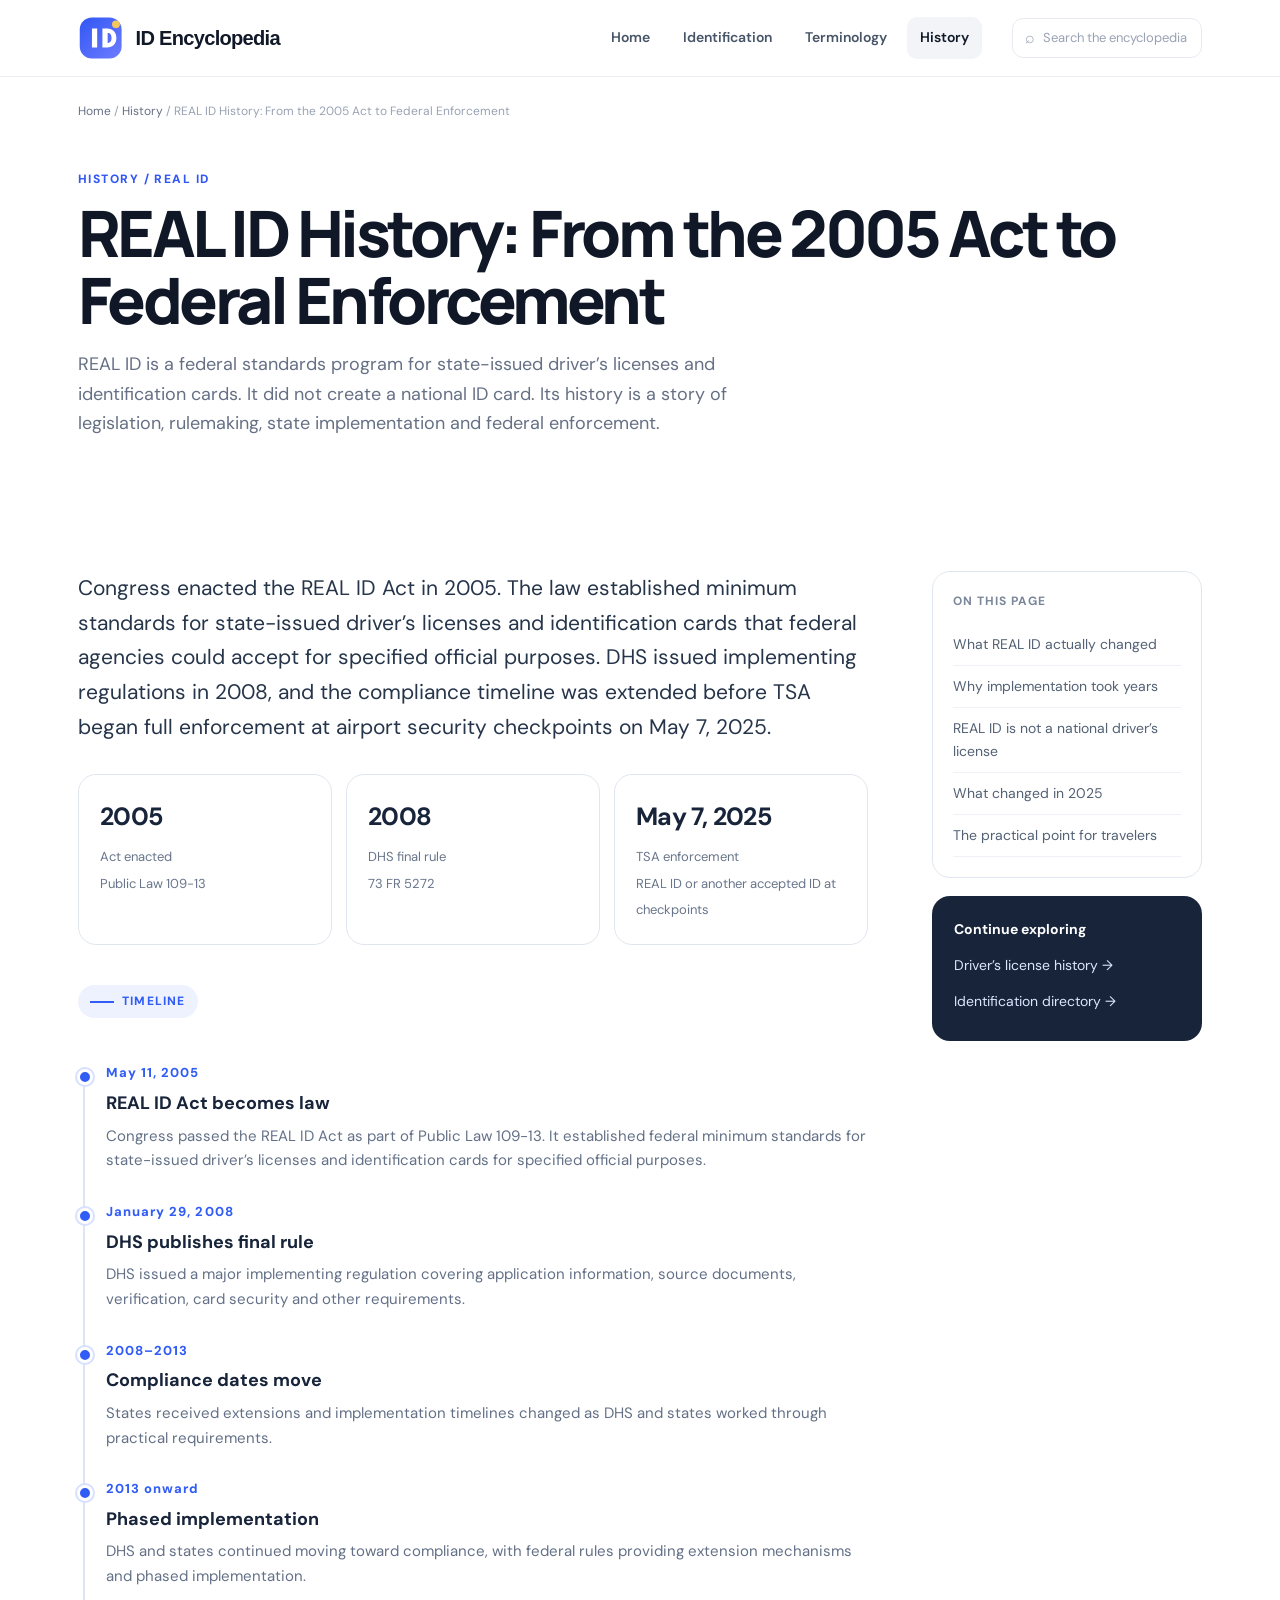
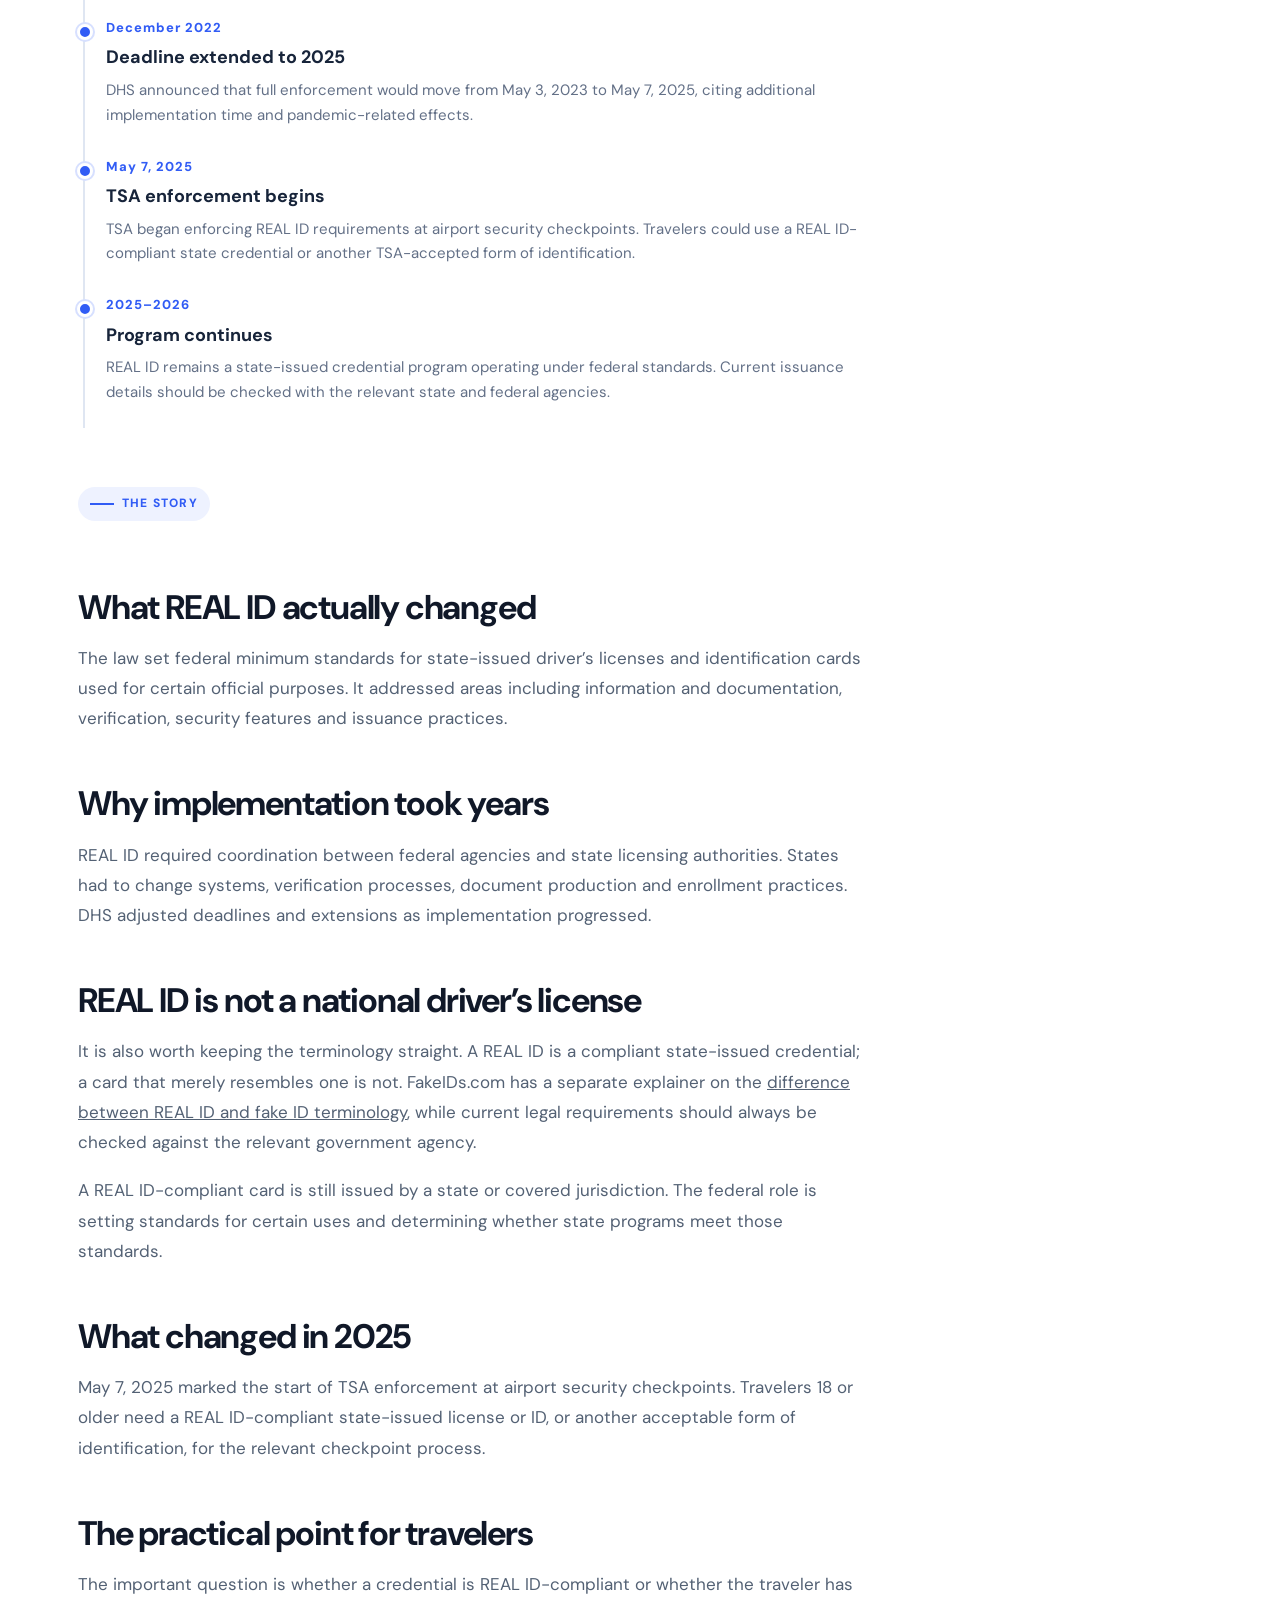
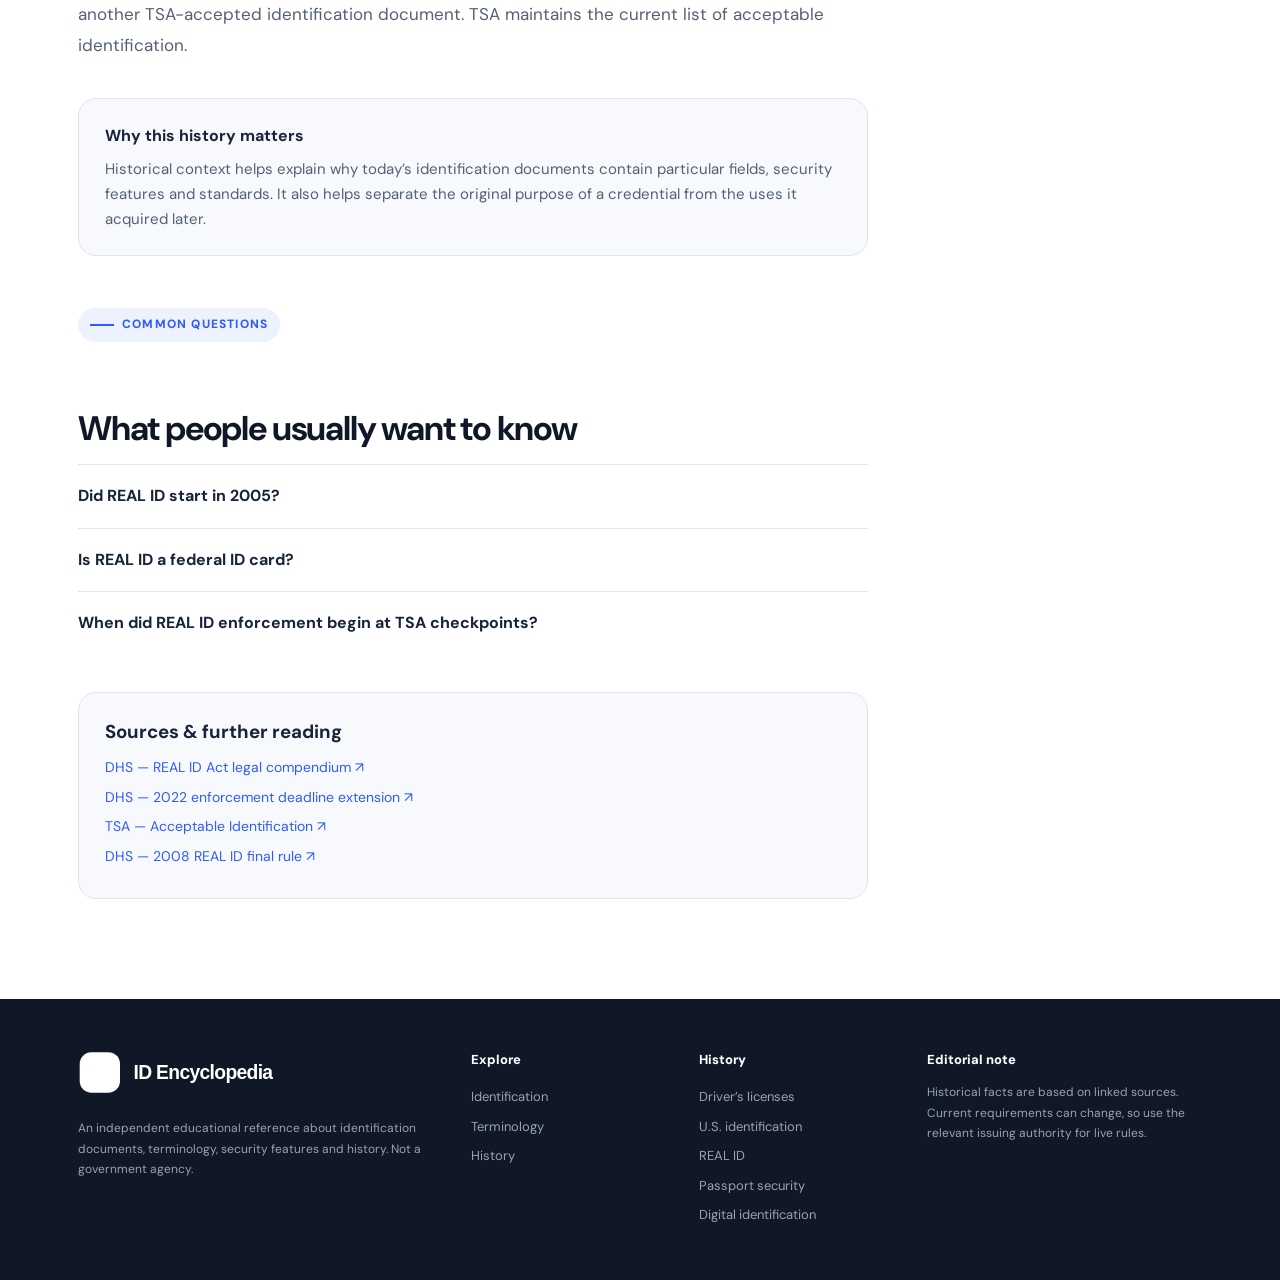
<file: history/real-id-history.html>
<!doctype html>
<html lang="en">
   <head>
      <meta charset="utf-8" />
      <meta name="viewport" content="width=device-width,initial-scale=1" />
      <title>
         REAL ID History: From the 2005 Act to Federal Enforcement | ID
         Encyclopedia
      </title>
      <meta
         name="description"
         content="A factual timeline of the REAL ID Act, federal rulemaking, implementation extensions and TSA enforcement beginning in 2025."
      />
      <link rel="stylesheet" href="../assets/styles.css" />
      <style>
         .history-article {
            padding: 70px 0 100px;
         }
         .history-layout {
            display: grid;
            grid-template-columns: minmax(0, 820px) 270px;
            gap: 64px;
            align-items: start;
         }
         .history-main h2 {
            font-size: 34px;
            line-height: 1.12;
            letter-spacing: -0.035em;
            margin: 52px 0 16px;
         }
         .history-main p {
            font-size: 17px;
            line-height: 1.78;
            color: #536174;
            margin: 0 0 18px;
         }
         .lead {
            font-size: 21px !important;
            line-height: 1.65 !important;
            color: #26354a !important;
         }
         .kicker {
            display: inline-flex;
            align-items: center;
            gap: 8px;
            font-size: 12px;
            font-weight: 800;
            letter-spacing: 0.1em;
            text-transform: uppercase;
            color: #315cf5;
            margin: 10px 0 16px;
         }
         .kicker:before {
            content: "";
            width: 24px;
            height: 2px;
            background: #315cf5;
         }
         .timeline {
            position: relative;
            margin: 28px 0 44px;
            padding-left: 28px;
         }
         .timeline:before {
            content: "";
            position: absolute;
            left: 5px;
            top: 5px;
            bottom: 5px;
            width: 2px;
            background: #dfe6f2;
         }
         .t-item {
            position: relative;
            padding: 0 0 28px;
         }
         .t-item:before {
            content: "";
            position: absolute;
            left: -29px;
            top: 7px;
            width: 10px;
            height: 10px;
            border: 3px solid #fff;
            border-radius: 50%;
            background: #315cf5;
            box-shadow: 0 0 0 2px #d7e0ff;
         }
         .t-year {
            font-size: 13px;
            font-weight: 800;
            letter-spacing: 0.08em;
            color: #315cf5;
            margin-bottom: 5px;
         }
         .t-item strong {
            display: block;
            font-size: 18px;
            color: #17243a;
            margin-bottom: 5px;
         }
         .t-item span {
            display: block;
            font-size: 15px;
            line-height: 1.65;
            color: #637087;
         }
         .stat-grid {
            display: grid;
            grid-template-columns: repeat(3, 1fr);
            gap: 14px;
            margin: 30px 0;
         }
         .stat {
            border: 1px solid #e0e6ef;
            border-radius: 18px;
            padding: 21px;
            background: #fff;
         }
         .stat b {
            display: block;
            font-size: 25px;
            letter-spacing: -0.03em;
            color: #17243a;
            margin-bottom: 6px;
         }
         .stat span {
            font-size: 13px;
            line-height: 1.45;
            color: #68758a;
         }
         .note,
         .source-box {
            margin-top: 38px;
            padding: 24px 26px;
            border: 1px solid #dfe5ee;
            border-radius: 18px;
            background: #f7f9fc;
         }
         .note strong,
         .source-box h3 {
            display: block;
            color: #17243a;
            margin: 0 0 8px;
         }
         .note p {
            font-size: 15px !important;
            line-height: 1.65 !important;
            margin: 0 !important;
         }
         .source-box a {
            display: block;
            color: #315cf5;
            font-size: 14px;
            line-height: 1.6;
            margin: 7px 0;
            text-decoration: none;
         }
         .source-box a:hover {
            text-decoration: underline;
         }
         .on-page {
            position: sticky;
            top: 100px;
            border: 1px solid #e0e6ef;
            border-radius: 18px;
            padding: 20px;
            background: #fff;
         }
         .on-page strong {
            display: block;
            font-size: 12px;
            text-transform: uppercase;
            letter-spacing: 0.08em;
            color: #7a8799;
            margin-bottom: 12px;
         }
         .on-page a,
         .related a {
            display: block;
            padding: 9px 0;
            color: #536174;
            text-decoration: none;
            font-size: 14px;
            border-bottom: 1px solid #eef1f5;
         }
         .on-page a:hover,
         .related a:hover {
            color: #315cf5;
         }
         .related {
            margin-top: 18px;
            border-radius: 18px;
            background: #17243a;
            color: #fff;
            padding: 22px;
         }
         .related strong {
            display: block;
            font-size: 14px;
            margin-bottom: 7px;
         }
         .related a {
            color: #dce6ff;
            border-bottom: 0;
            padding: 6px 0;
         }
         .faq {
            margin-top: 42px;
         }
         .faq details {
            border-top: 1px solid #e0e6ef;
            padding: 18px 0;
         }
         .faq summary {
            cursor: pointer;
            font-weight: 700;
            color: #17243a;
            list-style: none;
         }
         .faq summary::-webkit-details-marker {
            display: none;
         }
         .faq p {
            padding-top: 12px;
            margin-bottom: 0;
         }
         .history-main ul {
            padding-left: 22px;
         }
         .history-main li {
            font-size: 16px;
            line-height: 1.7;
            color: #536174;
            margin: 8px 0;
         }
         @media (max-width: 850px) {
            .history-layout {
               grid-template-columns: 1fr;
               gap: 34px;
            }
            .on-page {
               position: static;
            }
            .stat-grid {
               grid-template-columns: 1fr;
            }
            .history-main h2 {
               font-size: 29px;
            }
            .history-article {
               padding-top: 45px;
            }
         }
      </style>
   </head>
   <body>
      <header class="top">
         <div class="wrap nav">
            <a class="brand" href="../../"
               ><img src="../../assets/logo.svg" alt="ID Encyclopedia"
            /></a>
            <nav class="menu">
               <a href="../../">Home</a
               ><a href="../../identification/">Identification</a
               ><a href="../../terminology/">Terminology</a
               ><a class="active" href="../">History</a>
            </nav>
            <div class="nav-search">
               <span>⌕</span><span>Search the encyclopedia</span>
            </div>
            <div class="mobile">☰</div>
         </div>
      </header>
      <main>
         <div class="wrap">
            <div class="breadcrumb">
               <a href="../../">Home</a><span> / </span><a href="../">History</a
               ><span> / </span>REAL ID History: From the 2005 Act to Federal
               Enforcement
            </div>
         </div>
         <section class="page-hero">
            <div class="wrap">
               <div class="eyebrow">History / REAL ID</div>
               <h1>
                  REAL ID History: From the 2005 Act to Federal Enforcement
               </h1>
               <p>
                  REAL ID is a federal standards program for state-issued
                  driver’s licenses and identification cards. It did not create
                  a national ID card. Its history is a story of legislation,
                  rulemaking, state implementation and federal enforcement.
               </p>
            </div>
         </section>
         <section class="history-article">
            <div class="wrap history-layout">
               <article class="history-main">
                  <p class="lead">
                     Congress enacted the REAL ID Act in 2005. The law
                     established minimum standards for state-issued driver’s
                     licenses and identification cards that federal agencies
                     could accept for specified official purposes. DHS issued
                     implementing regulations in 2008, and the compliance
                     timeline was extended before TSA began full enforcement at
                     airport security checkpoints on May 7, 2025.
                  </p>
                  <div class="stat-grid">
                     <div class="stat">
                        <b>2005</b
                        ><span>Act enacted<br />Public Law 109-13</span>
                     </div>
                     <div class="stat">
                        <b>2008</b><span>DHS final rule<br />73 FR 5272</span>
                     </div>
                     <div class="stat">
                        <b>May 7, 2025</b
                        ><span
                           >TSA enforcement<br />REAL ID or another accepted ID
                           at checkpoints</span
                        >
                     </div>
                  </div>
                  <div class="kicker">Timeline</div>
                  <div class="timeline">
                     <div class="t-item">
                        <div class="t-year">May 11, 2005</div>
                        <strong>REAL ID Act becomes law</strong
                        ><span
                           >Congress passed the REAL ID Act as part of Public
                           Law 109-13. It established federal minimum standards
                           for state-issued driver’s licenses and identification
                           cards for specified official purposes.</span
                        >
                     </div>
                     <div class="t-item">
                        <div class="t-year">January 29, 2008</div>
                        <strong>DHS publishes final rule</strong
                        ><span
                           >DHS issued a major implementing regulation covering
                           application information, source documents,
                           verification, card security and other
                           requirements.</span
                        >
                     </div>
                     <div class="t-item">
                        <div class="t-year">2008–2013</div>
                        <strong>Compliance dates move</strong
                        ><span
                           >States received extensions and implementation
                           timelines changed as DHS and states worked through
                           practical requirements.</span
                        >
                     </div>
                     <div class="t-item">
                        <div class="t-year">2013 onward</div>
                        <strong>Phased implementation</strong
                        ><span
                           >DHS and states continued moving toward compliance,
                           with federal rules providing extension mechanisms and
                           phased implementation.</span
                        >
                     </div>
                     <div class="t-item">
                        <div class="t-year">December 2022</div>
                        <strong>Deadline extended to 2025</strong
                        ><span
                           >DHS announced that full enforcement would move from
                           May 3, 2023 to May 7, 2025, citing additional
                           implementation time and pandemic-related
                           effects.</span
                        >
                     </div>
                     <div class="t-item">
                        <div class="t-year">May 7, 2025</div>
                        <strong>TSA enforcement begins</strong
                        ><span
                           >TSA began enforcing REAL ID requirements at airport
                           security checkpoints. Travelers could use a REAL
                           ID-compliant state credential or another TSA-accepted
                           form of identification.</span
                        >
                     </div>
                     <div class="t-item">
                        <div class="t-year">2025–2026</div>
                        <strong>Program continues</strong
                        ><span
                           >REAL ID remains a state-issued credential program
                           operating under federal standards. Current issuance
                           details should be checked with the relevant state and
                           federal agencies.</span
                        >
                     </div>
                  </div>
                  <div class="kicker">The story</div>
                  <h2 id="what-real-id-actually-changed">
                     What REAL ID actually changed
                  </h2>
                  <p>
                     The law set federal minimum standards for state-issued
                     driver’s licenses and identification cards used for certain
                     official purposes. It addressed areas including information
                     and documentation, verification, security features and
                     issuance practices.
                  </p>
                  <h2 id="why-implementation-took-years">
                     Why implementation took years
                  </h2>
                  <p>
                     REAL ID required coordination between federal agencies and
                     state licensing authorities. States had to change systems,
                     verification processes, document production and enrollment
                     practices. DHS adjusted deadlines and extensions as
                     implementation progressed.
                  </p>
                  <h2 id="real-id-is-not-a-national-driver-s-license">
                     REAL ID is not a national driver’s license
                  </h2>
                  <p>
                     It is also worth keeping the terminology straight. A REAL ID
                     is a compliant state-issued credential; a card that merely
                     resembles one is not. FakeIDs.com has a separate explainer
                     on the <a href="https://www.fakeids.com/blog/fake-id-vs-real-id/">difference between REAL ID and fake ID terminology</a>, while
                     current legal requirements should always be checked against
                     the relevant government agency.
                  </p>
                  <p>
                     A REAL ID-compliant card is still issued by a state or
                     covered jurisdiction. The federal role is setting standards
                     for certain uses and determining whether state programs
                     meet those standards.
                  </p>
                  <h2 id="what-changed-in-2025">What changed in 2025</h2>
                  <p>
                     May 7, 2025 marked the start of TSA enforcement at airport
                     security checkpoints. Travelers 18 or older need a REAL
                     ID-compliant state-issued license or ID, or another
                     acceptable form of identification, for the relevant
                     checkpoint process.
                  </p>
                  <h2 id="the-practical-point-for-travelers">
                     The practical point for travelers
                  </h2>
                  <p>
                     The important question is whether a credential is REAL
                     ID-compliant or whether the traveler has another
                     TSA-accepted identification document. TSA maintains the
                     current list of acceptable identification.
                  </p>
                  <div class="note">
                     <strong>Why this history matters</strong>
                     <p>
                        Historical context helps explain why today’s
                        identification documents contain particular fields,
                        security features and standards. It also helps separate
                        the original purpose of a credential from the uses it
                        acquired later.
                     </p>
                  </div>
                  <section class="faq">
                     <div class="kicker">Common questions</div>
                     <h2>What people usually want to know</h2>
                     <details>
                        <summary>Did REAL ID start in 2005?</summary>
                        <p>
                           Yes. Congress enacted the REAL ID Act in 2005. Major
                           implementing regulations followed, including DHS’s
                           January 2008 final rule.
                        </p>
                     </details>
                     <details>
                        <summary>Is REAL ID a federal ID card?</summary>
                        <p>
                           No. REAL ID-compliant licenses and IDs are issued by
                           states and covered jurisdictions. The federal
                           government sets minimum standards for specified
                           official purposes.
                        </p>
                     </details>
                     <details>
                        <summary>
                           When did REAL ID enforcement begin at TSA
                           checkpoints?
                        </summary>
                        <p>
                           TSA began full enforcement on May 7, 2025. Travelers
                           can also use other forms of identification accepted
                           by TSA.
                        </p>
                     </details>
                  </section>
                  <div class="source-box">
                     <h3>Sources &amp; further reading</h3>
                     <a
                        href="https://www.dhs.gov/sites/default/files/2025-03/25_0306_PRIV-FY25-DHS-Legal-Compendium-10.28.24-FINAL.pdf"
                        target="_blank"
                        rel="noopener"
                        >DHS — REAL ID Act legal compendium ↗</a
                     ><a
                        href="https://www.dhs.gov/archive/news/2022/12/05/dhs-announces-extension-real-id-full-enforcement-deadline"
                        target="_blank"
                        rel="noopener"
                        >DHS — 2022 enforcement deadline extension ↗</a
                     ><a
                        href="https://www.tsa.gov/travel/security-screening/identification"
                        target="_blank"
                        rel="noopener"
                        >TSA — Acceptable Identification ↗</a
                     ><a
                        href="https://www.dhs.gov/xlibrary/assets/real_id_final_rule_part2_2008-01-11.pdf"
                        target="_blank"
                        rel="noopener"
                        >DHS — 2008 REAL ID final rule ↗</a
                     >
                  </div>
               </article>
               <aside>
                  <div class="on-page">
                     <strong>On this page</strong
                     ><a href="#what-real-id-actually-changed"
                        >What REAL ID actually changed</a
                     ><a href="#why-implementation-took-years"
                        >Why implementation took years</a
                     ><a href="#real-id-is-not-a-national-driver-s-license"
                        >REAL ID is not a national driver’s license</a
                     ><a href="#what-changed-in-2025">What changed in 2025</a
                     ><a href="#the-practical-point-for-travelers"
                        >The practical point for travelers</a
                     >
                  </div>
                  <div class="related">
                     <strong>Continue exploring</strong
                     ><a href="../drivers-license-history/"
                        >Driver’s license history →</a
                     ><a href="../../identification/"
                        >Identification directory →</a
                     >
                  </div>
               </aside>
            </div>
         </section>
      </main>
      <footer>
         <div class="wrap footer-grid">
            <div class="footer-brand">
               <img src="../../assets/logo.svg" alt="ID Encyclopedia" />
               <div class="footer-note">
                  An independent educational reference about identification
                  documents, terminology, security features and history. Not a
                  government agency.
               </div>
            </div>
            <div>
               <div class="footer-title">Explore</div>
               <a href="../../identification/">Identification</a
               ><a href="../../terminology/">Terminology</a
               ><a href="../">History</a>
            </div>
            <div>
               <div class="footer-title">History</div>
               <a href="../drivers-license-history/">Driver’s licenses</a
               ><a href="../us-identification-history/">U.S. identification</a
               ><a href="../real-id-history/">REAL ID</a
               ><a href="../passport-security-history/">Passport security</a
               ><a href="../digital-identification/">Digital identification</a>
            </div>
            <div>
               <div class="footer-title">Editorial note</div>
               <div class="footer-note">
                  Historical facts are based on linked sources. Current
                  requirements can change, so use the relevant issuing authority
                  for live rules.
               </div>
            </div>
         </div>
      </footer>
   </body>
</html>
</file>
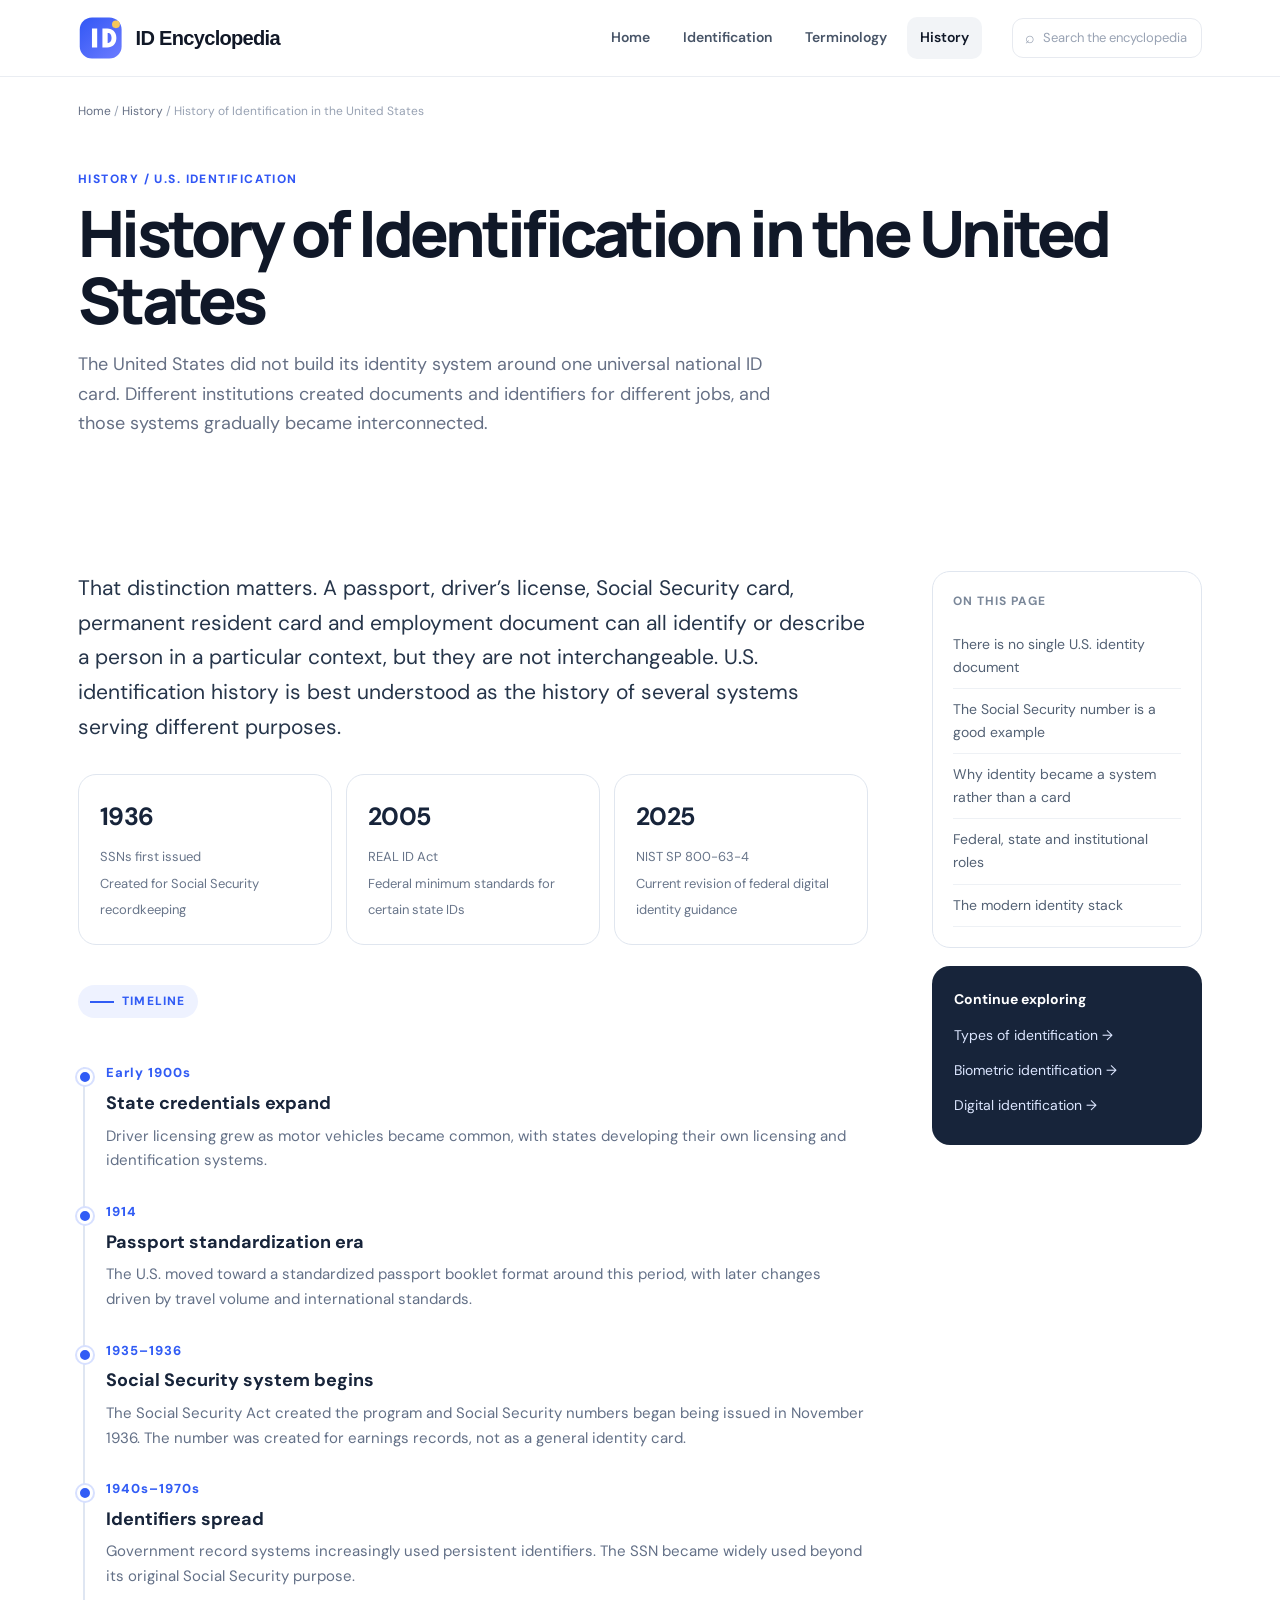
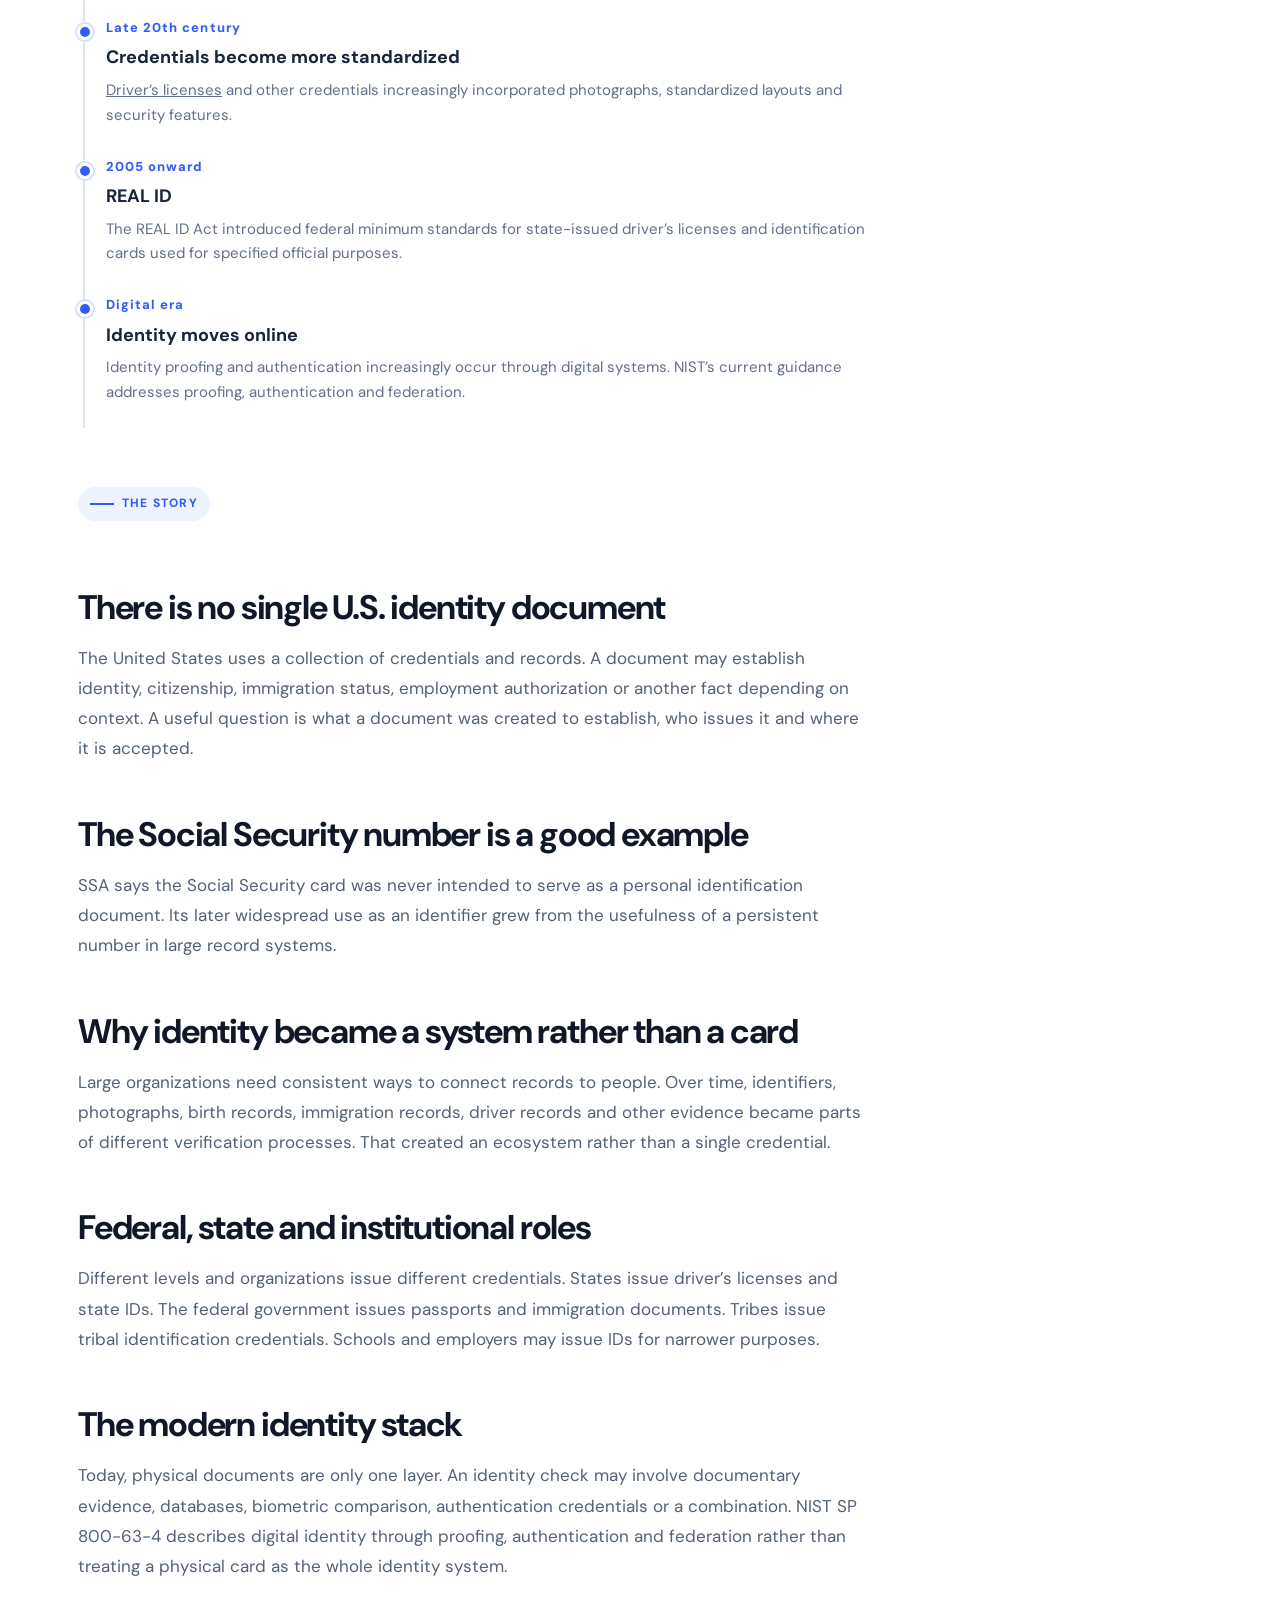
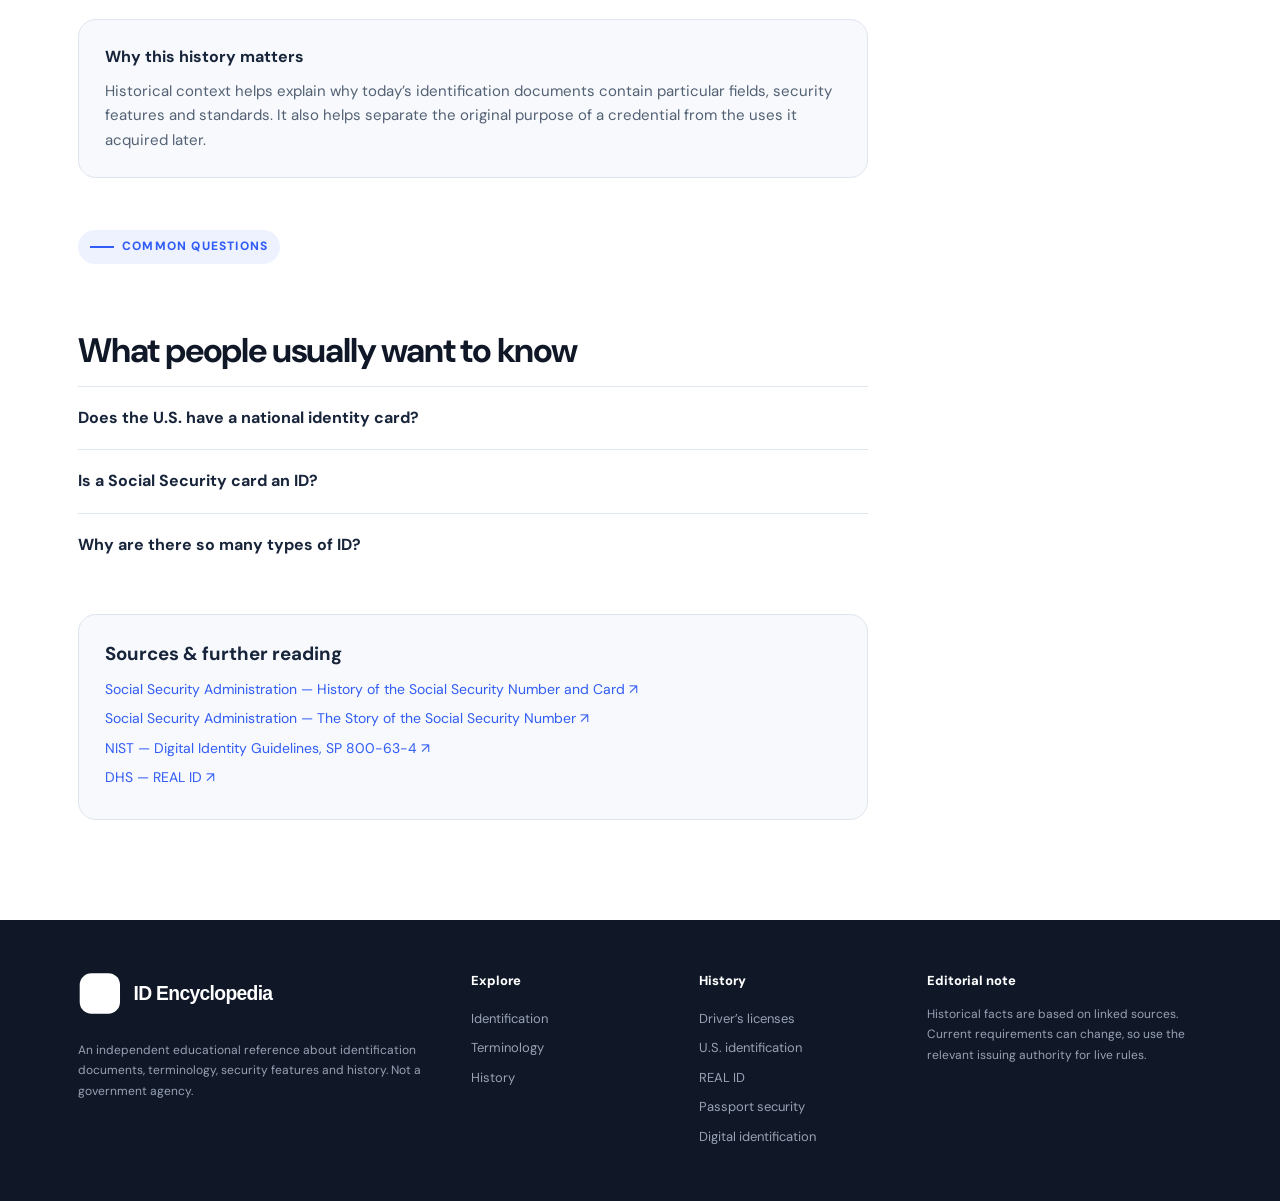
<file: history/us-identification-history.html>
<!doctype html>
<html lang="en">
   <head>
      <meta charset="utf-8" />
      <meta name="viewport" content="width=device-width,initial-scale=1" />
      <title>
         History of Identification in the United States | ID Encyclopedia
      </title>
      <meta
         name="description"
         content="How U.S. identification developed through state credentials, passports, Social Security numbers, immigration documents and specialized records."
      />
      <link rel="stylesheet" href="../assets/styles.css" />
      <style>
         .history-article {
            padding: 70px 0 100px;
         }
         .history-layout {
            display: grid;
            grid-template-columns: minmax(0, 820px) 270px;
            gap: 64px;
            align-items: start;
         }
         .history-main h2 {
            font-size: 34px;
            line-height: 1.12;
            letter-spacing: -0.035em;
            margin: 52px 0 16px;
         }
         .history-main p {
            font-size: 17px;
            line-height: 1.78;
            color: #536174;
            margin: 0 0 18px;
         }
         .lead {
            font-size: 21px !important;
            line-height: 1.65 !important;
            color: #26354a !important;
         }
         .kicker {
            display: inline-flex;
            align-items: center;
            gap: 8px;
            font-size: 12px;
            font-weight: 800;
            letter-spacing: 0.1em;
            text-transform: uppercase;
            color: #315cf5;
            margin: 10px 0 16px;
         }
         .kicker:before {
            content: "";
            width: 24px;
            height: 2px;
            background: #315cf5;
         }
         .timeline {
            position: relative;
            margin: 28px 0 44px;
            padding-left: 28px;
         }
         .timeline:before {
            content: "";
            position: absolute;
            left: 5px;
            top: 5px;
            bottom: 5px;
            width: 2px;
            background: #dfe6f2;
         }
         .t-item {
            position: relative;
            padding: 0 0 28px;
         }
         .t-item:before {
            content: "";
            position: absolute;
            left: -29px;
            top: 7px;
            width: 10px;
            height: 10px;
            border: 3px solid #fff;
            border-radius: 50%;
            background: #315cf5;
            box-shadow: 0 0 0 2px #d7e0ff;
         }
         .t-year {
            font-size: 13px;
            font-weight: 800;
            letter-spacing: 0.08em;
            color: #315cf5;
            margin-bottom: 5px;
         }
         .t-item strong {
            display: block;
            font-size: 18px;
            color: #17243a;
            margin-bottom: 5px;
         }
         .t-item span {
            display: block;
            font-size: 15px;
            line-height: 1.65;
            color: #637087;
         }
         .stat-grid {
            display: grid;
            grid-template-columns: repeat(3, 1fr);
            gap: 14px;
            margin: 30px 0;
         }
         .stat {
            border: 1px solid #e0e6ef;
            border-radius: 18px;
            padding: 21px;
            background: #fff;
         }
         .stat b {
            display: block;
            font-size: 25px;
            letter-spacing: -0.03em;
            color: #17243a;
            margin-bottom: 6px;
         }
         .stat span {
            font-size: 13px;
            line-height: 1.45;
            color: #68758a;
         }
         .note,
         .source-box {
            margin-top: 38px;
            padding: 24px 26px;
            border: 1px solid #dfe5ee;
            border-radius: 18px;
            background: #f7f9fc;
         }
         .note strong,
         .source-box h3 {
            display: block;
            color: #17243a;
            margin: 0 0 8px;
         }
         .note p {
            font-size: 15px !important;
            line-height: 1.65 !important;
            margin: 0 !important;
         }
         .source-box a {
            display: block;
            color: #315cf5;
            font-size: 14px;
            line-height: 1.6;
            margin: 7px 0;
            text-decoration: none;
         }
         .source-box a:hover {
            text-decoration: underline;
         }
         .on-page {
            position: sticky;
            top: 100px;
            border: 1px solid #e0e6ef;
            border-radius: 18px;
            padding: 20px;
            background: #fff;
         }
         .on-page strong {
            display: block;
            font-size: 12px;
            text-transform: uppercase;
            letter-spacing: 0.08em;
            color: #7a8799;
            margin-bottom: 12px;
         }
         .on-page a,
         .related a {
            display: block;
            padding: 9px 0;
            color: #536174;
            text-decoration: none;
            font-size: 14px;
            border-bottom: 1px solid #eef1f5;
         }
         .on-page a:hover,
         .related a:hover {
            color: #315cf5;
         }
         .related {
            margin-top: 18px;
            border-radius: 18px;
            background: #17243a;
            color: #fff;
            padding: 22px;
         }
         .related strong {
            display: block;
            font-size: 14px;
            margin-bottom: 7px;
         }
         .related a {
            color: #dce6ff;
            border-bottom: 0;
            padding: 6px 0;
         }
         .faq {
            margin-top: 42px;
         }
         .faq details {
            border-top: 1px solid #e0e6ef;
            padding: 18px 0;
         }
         .faq summary {
            cursor: pointer;
            font-weight: 700;
            color: #17243a;
            list-style: none;
         }
         .faq summary::-webkit-details-marker {
            display: none;
         }
         .faq p {
            padding-top: 12px;
            margin-bottom: 0;
         }
         .history-main ul {
            padding-left: 22px;
         }
         .history-main li {
            font-size: 16px;
            line-height: 1.7;
            color: #536174;
            margin: 8px 0;
         }
         @media (max-width: 850px) {
            .history-layout {
               grid-template-columns: 1fr;
               gap: 34px;
            }
            .on-page {
               position: static;
            }
            .stat-grid {
               grid-template-columns: 1fr;
            }
            .history-main h2 {
               font-size: 29px;
            }
            .history-article {
               padding-top: 45px;
            }
         }
      </style>
   </head>
   <body>
      <header class="top">
         <div class="wrap nav">
            <a class="brand" href="../../"
               ><img src="../../assets/logo.svg" alt="ID Encyclopedia"
            /></a>
            <nav class="menu">
               <a href="../../">Home</a
               ><a href="../../identification/">Identification</a
               ><a href="../../terminology/">Terminology</a
               ><a class="active" href="../">History</a>
            </nav>
            <div class="nav-search">
               <span>⌕</span><span>Search the encyclopedia</span>
            </div>
            <div class="mobile">☰</div>
         </div>
      </header>
      <main>
         <div class="wrap">
            <div class="breadcrumb">
               <a href="../../">Home</a><span> / </span><a href="../">History</a
               ><span> / </span>History of Identification in the United States
            </div>
         </div>
         <section class="page-hero">
            <div class="wrap">
               <div class="eyebrow">History / U.S. identification</div>
               <h1>History of Identification in the United States</h1>
               <p>
                  The United States did not build its identity system around one
                  universal national ID card. Different institutions created
                  documents and identifiers for different jobs, and those
                  systems gradually became interconnected.
               </p>
            </div>
         </section>
         <section class="history-article">
            <div class="wrap history-layout">
               <article class="history-main">
                  <p class="lead">
                     That distinction matters. A passport, driver’s license,
                     Social Security card, permanent resident card and
                     employment document can all identify or describe a person
                     in a particular context, but they are not interchangeable.
                     U.S. identification history is best understood as the
                     history of several systems serving different purposes.
                  </p>
                  <div class="stat-grid">
                     <div class="stat">
                        <b>1936</b
                        ><span
                           >SSNs first issued<br />Created for Social Security
                           recordkeeping</span
                        >
                     </div>
                     <div class="stat">
                        <b>2005</b
                        ><span
                           >REAL ID Act<br />Federal minimum standards for
                           certain state IDs</span
                        >
                     </div>
                     <div class="stat">
                        <b>2025</b
                        ><span
                           >NIST SP 800-63-4<br />Current revision of federal
                           digital identity guidance</span
                        >
                     </div>
                  </div>
                  <div class="kicker">Timeline</div>
                  <div class="timeline">
                     <div class="t-item">
                        <div class="t-year">Early 1900s</div>
                        <strong>State credentials expand</strong
                        ><span
                           >Driver licensing grew as motor vehicles became
                           common, with states developing their own licensing
                           and identification systems.</span
                        >
                     </div>
                     <div class="t-item">
                        <div class="t-year">1914</div>
                        <strong>Passport standardization era</strong
                        ><span
                           >The U.S. moved toward a standardized passport
                           booklet format around this period, with later changes
                           driven by travel volume and international
                           standards.</span
                        >
                     </div>
                     <div class="t-item">
                        <div class="t-year">1935–1936</div>
                        <strong>Social Security system begins</strong
                        ><span
                           >The Social Security Act created the program and
                           Social Security numbers began being issued in
                           November 1936. The number was created for earnings
                           records, not as a general identity card.</span
                        >
                     </div>
                     <div class="t-item">
                        <div class="t-year">1940s–1970s</div>
                        <strong>Identifiers spread</strong
                        ><span
                           >Government record systems increasingly used
                           persistent identifiers. The SSN became widely used
                           beyond its original Social Security purpose.</span
                        >
                     </div>
                     <div class="t-item">
                        <div class="t-year">Late 20th century</div>
                        <strong>Credentials become more standardized</strong
                        ><span
                           ><a href="https://www.fakeids.com/blog/drivers-license-redesigns/">Driver’s licenses</a> and other credentials increasingly
                           incorporated photographs, standardized layouts and
                           security features.</span
                        >
                     </div>
                     <div class="t-item">
                        <div class="t-year">2005 onward</div>
                        <strong>REAL ID</strong
                        ><span
                           >The REAL ID Act introduced federal minimum standards
                           for state-issued driver’s licenses and identification
                           cards used for specified official purposes.</span
                        >
                     </div>
                     <div class="t-item">
                        <div class="t-year">Digital era</div>
                        <strong>Identity moves online</strong
                        ><span
                           >Identity proofing and authentication increasingly
                           occur through digital systems. NIST’s current
                           guidance addresses proofing, authentication and
                           federation.</span
                        >
                     </div>
                  </div>
                  <div class="kicker">The story</div>
                  <h2 id="there-is-no-single-u-s-identity-document">
                     There is no single U.S. identity document
                  </h2>
                  <p>
                     The United States uses a collection of credentials and
                     records. A document may establish identity, citizenship,
                     immigration status, employment authorization or another
                     fact depending on context. A useful question is what a
                     document was created to establish, who issues it and where
                     it is accepted.
                  </p>
                  <h2 id="the-social-security-number-is-a-good-example">
                     The Social Security number is a good example
                  </h2>
                  <p>
                     SSA says the Social Security card was never intended to
                     serve as a personal identification document. Its later
                     widespread use as an identifier grew from the usefulness of
                     a persistent number in large record systems.
                  </p>
                  <h2 id="why-identity-became-a-system-rather-than-a-card">
                     Why identity became a system rather than a card
                  </h2>
                  <p>
                     Large organizations need consistent ways to connect records
                     to people. Over time, identifiers, photographs, birth
                     records, immigration records, driver records and other
                     evidence became parts of different verification processes.
                     That created an ecosystem rather than a single credential.
                  </p>
                  <h2 id="federal-state-and-institutional-roles">
                     Federal, state and institutional roles
                  </h2>
                  <p>
                     Different levels and organizations issue different
                     credentials. States issue driver’s licenses and state IDs.
                     The federal government issues passports and immigration
                     documents. Tribes issue tribal identification credentials.
                     Schools and employers may issue IDs for narrower purposes.
                  </p>
                  <h2 id="the-modern-identity-stack">
                     The modern identity stack
                  </h2>
                  <p>
                     Today, physical documents are only one layer. An identity
                     check may involve documentary evidence, databases,
                     biometric comparison, authentication credentials or a
                     combination. NIST SP 800-63-4 describes digital identity
                     through proofing, authentication and federation rather than
                     treating a physical card as the whole identity system.
                  </p>
                  <div class="note">
                     <strong>Why this history matters</strong>
                     <p>
                        Historical context helps explain why today’s
                        identification documents contain particular fields,
                        security features and standards. It also helps separate
                        the original purpose of a credential from the uses it
                        acquired later.
                     </p>
                  </div>
                  <section class="faq">
                     <div class="kicker">Common questions</div>
                     <h2>What people usually want to know</h2>
                     <details>
                        <summary>
                           Does the U.S. have a national identity card?
                        </summary>
                        <p>
                           The United States does not use one universal national
                           identity card for everyday identification. Multiple
                           federal, state, tribal and institutional credentials
                           serve different purposes.
                        </p>
                     </details>
                     <details>
                        <summary>Is a Social Security card an ID?</summary>
                        <p>
                           SSA states that the Social Security card is not an
                           identification document and was not designed to
                           establish that the person presenting it is the person
                           named on the card.
                        </p>
                     </details>
                     <details>
                        <summary>Why are there so many types of ID?</summary>
                        <p>
                           Different credentials were created for different
                           legal and administrative purposes. A passport,
                           driver’s license and employment document can each
                           establish different facts in different settings.
                        </p>
                     </details>
                  </section>
                  <div class="source-box">
                     <h3>Sources &amp; further reading</h3>
                     <a
                        href="https://www.ssa.gov/legislation/testimony_110105.html"
                        target="_blank"
                        rel="noopener"
                        >Social Security Administration — History of the Social
                        Security Number and Card ↗</a
                     ><a
                        href="https://www.ssa.gov/policy/docs/ssb/v69n2/v69n2p55.html"
                        target="_blank"
                        rel="noopener"
                        >Social Security Administration — The Story of the
                        Social Security Number ↗</a
                     ><a
                        href="https://csrc.nist.gov/pubs/sp/800/63/4/final"
                        target="_blank"
                        rel="noopener"
                        >NIST — Digital Identity Guidelines, SP 800-63-4 ↗</a
                     ><a
                        href="https://www.dhs.gov/real-id"
                        target="_blank"
                        rel="noopener"
                        >DHS — REAL ID ↗</a
                     >
                  </div>
               </article>
               <aside>
                  <div class="on-page">
                     <strong>On this page</strong
                     ><a href="#there-is-no-single-u-s-identity-document"
                        >There is no single U.S. identity document</a
                     ><a href="#the-social-security-number-is-a-good-example"
                        >The Social Security number is a good example</a
                     ><a href="#why-identity-became-a-system-rather-than-a-card"
                        >Why identity became a system rather than a card</a
                     ><a href="#federal-state-and-institutional-roles"
                        >Federal, state and institutional roles</a
                     ><a href="#the-modern-identity-stack"
                        >The modern identity stack</a
                     >
                  </div>
                  <div class="related">
                     <strong>Continue exploring</strong
                     ><a href="../../identification/"
                        >Types of identification →</a
                     ><a href="../../terminology/biometrics/"
                        >Biometric identification →</a
                     ><a href="../digital-identification/"
                        >Digital identification →</a
                     >
                  </div>
               </aside>
            </div>
         </section>
      </main>
      <footer>
         <div class="wrap footer-grid">
            <div class="footer-brand">
               <img src="../../assets/logo.svg" alt="ID Encyclopedia" />
               <div class="footer-note">
                  An independent educational reference about identification
                  documents, terminology, security features and history. Not a
                  government agency.
               </div>
            </div>
            <div>
               <div class="footer-title">Explore</div>
               <a href="../../identification/">Identification</a
               ><a href="../../terminology/">Terminology</a
               ><a href="../">History</a>
            </div>
            <div>
               <div class="footer-title">History</div>
               <a href="../drivers-license-history/">Driver’s licenses</a
               ><a href="../us-identification-history/">U.S. identification</a
               ><a href="../real-id-history/">REAL ID</a
               ><a href="../passport-security-history/">Passport security</a
               ><a href="../digital-identification/">Digital identification</a>
            </div>
            <div>
               <div class="footer-title">Editorial note</div>
               <div class="footer-note">
                  Historical facts are based on linked sources. Current
                  requirements can change, so use the relevant issuing authority
                  for live rules.
               </div>
            </div>
         </div>
      </footer>
   </body>
</html>
</file>
<file: assets/styles.css>
@import url('https://fonts.googleapis.com/css2?family=DM+Sans:wght@400;500;600;700&family=Manrope:wght@700;800&display=swap');
:root{--ink:#101828;--muted:#667085;--soft:#f6f8fc;--line:#e7eaf0;--white:#fff;--blue:#3157f5;--blue2:#eef2ff;--navy:#101828;--yellow:#f6c75a;--green:#1b9b72;--max:1180px;--r:22px;--shadow:0 20px 55px rgba(16,24,40,.08)}
*{box-sizing:border-box}html{scroll-behavior:smooth}body{margin:0;color:var(--ink);font-family:'DM Sans',system-ui,sans-serif;background:#fff;line-height:1.65}a{color:inherit}.wrap{max-width:var(--max);margin:auto;padding:0 28px}.top{position:sticky;top:0;z-index:20;background:rgba(255,255,255,.88);backdrop-filter:blur(16px);border-bottom:1px solid rgba(231,234,240,.85)}.nav{height:76px;display:flex;align-items:center;gap:30px}.brand{display:block;width:218px;flex:0 0 auto}.brand img{display:block;width:100%;height:auto}.menu{display:flex;align-items:center;gap:7px;margin-left:auto}.menu a{padding:9px 13px;border-radius:10px;text-decoration:none;font-size:14px;font-weight:600;color:#475467}.menu a:hover,.menu a.active{background:#f2f4f7;color:var(--ink)}.nav-search{height:40px;width:190px;border:1px solid var(--line);border-radius:11px;display:flex;align-items:center;gap:8px;padding:0 12px;color:#98a2b3;font-size:13px;background:#fff}.nav-search span:first-child{font-size:16px}.mobile{display:none;margin-left:auto;font-size:22px}
.hero{overflow:hidden;background:radial-gradient(circle at 82% 15%,#e5ebff 0,transparent 27%),linear-gradient(135deg,#f8faff 0,#fff 60%);padding:82px 0 76px;border-bottom:1px solid var(--line)}.hero-grid{display:grid;grid-template-columns:1.03fr .97fr;gap:65px;align-items:center}.kicker{display:inline-flex;align-items:center;gap:8px;background:#eef2ff;color:#3157f5;border-radius:999px;padding:7px 12px;font-size:12px;font-weight:700;letter-spacing:.02em;margin-bottom:22px}.kicker i{width:7px;height:7px;background:#3157f5;border-radius:50%;display:block}.hero h1{font-family:Manrope,sans-serif;font-size:clamp(48px,6vw,78px);line-height:1.02;letter-spacing:-.055em;margin:0 0 22px;max-width:690px}.hero h1 em{font-style:normal;color:var(--blue)}.hero-lead{font-size:19px;line-height:1.6;color:#475467;max-width:620px;margin:0 0 30px}.hero-search{display:flex;max-width:620px;background:#fff;border:1px solid #dfe3ea;box-shadow:0 12px 30px rgba(16,24,40,.08);padding:7px;border-radius:15px}.hero-search .search-icon{width:48px;display:grid;place-items:center;color:#667085;font-size:19px}.hero-search input{border:0;outline:0;flex:1;font:500 15px 'DM Sans';color:var(--ink);min-width:0}.hero-search button{border:0;background:var(--blue);color:#fff;border-radius:10px;padding:12px 18px;font:700 14px 'DM Sans';cursor:pointer}.quick{display:flex;gap:9px;flex-wrap:wrap;margin-top:14px;color:#667085;font-size:12px}.quick a{background:#fff;border:1px solid var(--line);border-radius:999px;padding:5px 10px;text-decoration:none}.hero-visual{position:relative;min-height:440px}.orb{position:absolute;inset:25px 0 0 30px;border-radius:34px;background:linear-gradient(145deg,#172554,#3157f5 65%,#7586ff);transform:rotate(2deg);box-shadow:0 35px 80px rgba(49,87,245,.25)}.id-card{position:absolute;top:34px;left:20px;width:min(470px,92%);aspect-ratio:1.58;border-radius:22px;padding:25px;background:linear-gradient(135deg,#fff 0,#f8f9fc 58%,#edf1ff 100%);box-shadow:0 28px 65px rgba(16,24,40,.2);transform:rotate(-4deg);overflow:hidden}.id-card:after{content:'';position:absolute;width:240px;height:240px;border:1px solid rgba(49,87,245,.12);border-radius:50%;right:-85px;bottom:-85px;box-shadow:0 0 0 35px rgba(49,87,245,.03),0 0 0 70px rgba(49,87,245,.025)}.id-top{display:flex;justify-content:space-between;align-items:center;font-size:11px;font-weight:800;letter-spacing:.08em;text-transform:uppercase;color:#475467}.id-seal{width:34px;height:34px;border-radius:10px;background:var(--blue);color:#fff;display:grid;place-items:center;font-weight:800}.id-main{display:flex;gap:18px;margin-top:28px;align-items:center}.avatar{width:96px;height:112px;border-radius:14px;background:linear-gradient(160deg,#dce3f2,#b9c5da);display:grid;place-items:center;font-size:38px;color:#667085;font-weight:800}.id-lines{flex:1}.line{height:8px;background:#d9deea;border-radius:99px;margin:10px 0}.line.short{width:54%}.id-footer{position:absolute;bottom:19px;left:25px;right:25px;display:flex;justify-content:space-between;font-size:9px;color:#667085}.float-card{position:absolute;right:-2px;bottom:18px;background:#fff;border:1px solid var(--line);border-radius:17px;padding:16px 17px;box-shadow:var(--shadow);width:190px}.float-card b{font-size:22px;font-family:Manrope}.float-card p{margin:1px 0 0;font-size:11px;color:var(--muted)}.dot-row{display:flex;gap:4px;margin-top:10px}.dot-row i{width:6px;height:6px;border-radius:50%;background:#3157f5}.dot-row i:nth-child(2){opacity:.65}.dot-row i:nth-child(3){opacity:.35}
.section{padding:82px 0}.section.soft{background:var(--soft)}.section-head{display:flex;justify-content:space-between;align-items:end;gap:30px;margin-bottom:32px}.eyebrow{font-size:12px;text-transform:uppercase;letter-spacing:.12em;font-weight:800;color:var(--blue);margin-bottom:9px}.section h2{font-family:Manrope,sans-serif;font-size:39px;line-height:1.12;letter-spacing:-.045em;margin:0}.section-head p{max-width:510px;color:var(--muted);margin:0}.category-grid{display:grid;grid-template-columns:repeat(3,1fr);gap:18px}.category{position:relative;background:#fff;border:1px solid var(--line);border-radius:20px;padding:26px;text-decoration:none;min-height:240px;overflow:hidden;transition:.2s ease}.category:hover{transform:translateY(-5px);box-shadow:var(--shadow);border-color:#d5dbeb}.category .num{font-size:12px;font-weight:800;color:#98a2b3}.category .glyph{position:absolute;right:22px;top:20px;width:46px;height:46px;border-radius:14px;background:var(--blue2);display:grid;place-items:center;color:var(--blue);font-weight:800}.category h3{font-family:Manrope;margin:62px 0 9px;font-size:22px;letter-spacing:-.025em}.category p{font-size:14px;color:var(--muted);max-width:310px;margin:0}.arrow{position:absolute;bottom:23px;right:25px;color:var(--blue);font-weight:800}.popular{display:grid;grid-template-columns:1.2fr .8fr;gap:18px}.feature{background:var(--navy);color:#fff;border-radius:24px;padding:34px;min-height:310px;position:relative;overflow:hidden}.feature:after{content:'REAL ID';position:absolute;right:-25px;bottom:-28px;font:800 120px/1 Manrope;color:rgba(255,255,255,.035);letter-spacing:-.08em}.feature .eyebrow{color:#9fb0ff}.feature h3{font:800 32px/1.15 Manrope;margin:12px 0}.feature p{color:#c8d0dc;max-width:530px}.feature a{display:inline-flex;margin-top:12px;color:#fff;background:var(--blue);padding:11px 15px;border-radius:10px;text-decoration:none;font-weight:700;font-size:13px}.list-card{background:#fff;border:1px solid var(--line);border-radius:24px;padding:24px}.list-card h3{font:800 20px Manrope;margin:0 0 15px}.topic-link{display:flex;gap:14px;align-items:center;padding:14px 0;border-top:1px solid var(--line);text-decoration:none}.topic-link:first-of-type{border-top:0}.topic-link .mini{width:34px;height:34px;border-radius:10px;background:#f2f4f7;display:grid;place-items:center;font-size:12px;font-weight:800}.topic-link b{font-size:14px}.topic-link small{display:block;color:var(--muted);font-size:11px;margin-top:2px}.topic-link .arr{margin-left:auto;color:#98a2b3}
.trust{display:grid;grid-template-columns:.9fr 1.1fr;gap:55px;align-items:center}.trust-copy h2{font:800 38px/1.12 Manrope;letter-spacing:-.045em;margin:0 0 16px}.trust-copy p{color:var(--muted)}.source-box{background:#f8faff;border:1px solid #e0e6ff;border-radius:22px;padding:27px}.source-row{display:flex;align-items:center;gap:15px;padding:14px 0;border-bottom:1px solid #e3e7f0}.source-row:last-child{border-bottom:0}.source-icon{width:40px;height:40px;border-radius:12px;background:#fff;border:1px solid #e2e6ef;display:grid;place-items:center;font-size:12px;font-weight:800}.source-row b{font-size:14px}.source-row small{display:block;color:var(--muted);font-size:11px}.source-row a{margin-left:auto;color:var(--blue);font-size:12px;font-weight:700;text-decoration:none}.cta{background:linear-gradient(120deg,#edf1ff,#f9faff);border:1px solid #e0e6ff;border-radius:26px;padding:42px;display:flex;align-items:center;justify-content:space-between;gap:35px}.cta h2{font:800 32px Manrope;letter-spacing:-.04em;margin:0 0 8px}.cta p{margin:0;color:var(--muted)}.cta a{white-space:nowrap;background:var(--blue);color:#fff;padding:13px 18px;border-radius:11px;text-decoration:none;font-size:13px;font-weight:800}
.breadcrumb{padding:25px 0 0;color:#98a2b3;font-size:12px}.breadcrumb a{text-decoration:none;color:#667085}.page-hero{padding:48px 0 62px}.page-hero h1{font:800 clamp(44px,5vw,65px)/1.05 Manrope;letter-spacing:-.055em;margin:7px 0 17px}.page-hero p{font-size:18px;color:var(--muted);max-width:730px;margin:0}.directory{display:grid;grid-template-columns:repeat(2,1fr);gap:15px}.directory a{background:#fff;border:1px solid var(--line);border-radius:17px;padding:20px;text-decoration:none;display:flex;gap:16px;align-items:center;transition:.18s}.directory a:hover{border-color:#cbd4f7;box-shadow:0 12px 35px rgba(16,24,40,.06);transform:translateY(-2px)}.directory .dicon{width:42px;height:42px;flex:0 0 42px;border-radius:12px;background:#f1f4ff;color:var(--blue);display:grid;place-items:center;font-weight:800;font-size:12px}.directory b{font-size:15px}.directory small{display:block;color:var(--muted);font-size:11px;margin-top:2px}.directory .arr{margin-left:auto;color:#98a2b3}.prose-grid{display:grid;grid-template-columns:1fr 300px;gap:55px}.prose{max-width:780px}.prose h2{font:800 31px/1.15 Manrope;letter-spacing:-.035em;margin:0 0 13px}.prose h3{font:800 20px Manrope;margin:35px 0 8px}.prose p,.prose li{color:#475467}.prose ul{padding-left:21px}.side{position:sticky;top:100px;height:max-content;background:#f8faff;border:1px solid #e3e8fb;border-radius:18px;padding:20px}.side b{font-size:13px}.side a{display:block;padding:9px 0;color:#667085;text-decoration:none;font-size:13px;border-bottom:1px solid #e7eaf0}.side a:last-child{border-bottom:0}.fact{border-left:3px solid var(--blue);background:#f8faff;padding:15px 18px;border-radius:0 14px 14px 0;margin:24px 0;color:#475467;font-size:14px}.sources{margin-top:42px;padding-top:22px;border-top:1px solid var(--line);font-size:12px;color:var(--muted)}.sources a{color:var(--blue);text-decoration:none}
footer{background:#101828;color:#98a2b3;padding:50px 0}.footer-grid{display:grid;grid-template-columns:1.3fr .7fr .7fr 1fr;gap:35px}.footer-brand img{width:210px;filter:brightness(0) invert(1);margin-bottom:14px}.footer-title{color:#fff;font-weight:800;font-size:13px;margin-bottom:12px}.footer-grid a{text-decoration:none;display:block;padding:4px 0;font-size:13px}.footer-grid a:hover{color:#fff}.footer-note{font-size:12px;line-height:1.7}
@media(max-width:900px){.hero-grid,.trust,.popular,.prose-grid{grid-template-columns:1fr}.hero-visual{min-height:390px}.category-grid{grid-template-columns:1fr}.nav-search{display:none}.menu{gap:0}.section-head{display:block}.section-head p{margin-top:10px}.directory{grid-template-columns:1fr}.side{position:static}.footer-grid{grid-template-columns:1fr 1fr}}
@media(max-width:650px){.wrap{padding:0 18px}.nav{height:68px}.brand{width:190px}.menu{display:none}.mobile{display:block}.hero{padding:54px 0}.hero h1{font-size:47px}.hero-lead{font-size:17px}.hero-search button{padding:11px 12px}.hero-visual{min-height:340px}.id-card{left:4px;width:94%}.float-card{right:0;bottom:2px}.section{padding:62px 0}.section h2{font-size:31px}.feature{min-height:290px}.cta{display:block;padding:28px}.cta a{display:inline-block;margin-top:20px}.footer-grid{grid-template-columns:1fr}.page-hero{padding:38px 0 45px}.page-hero h1{font-size:43px}}
</file>
